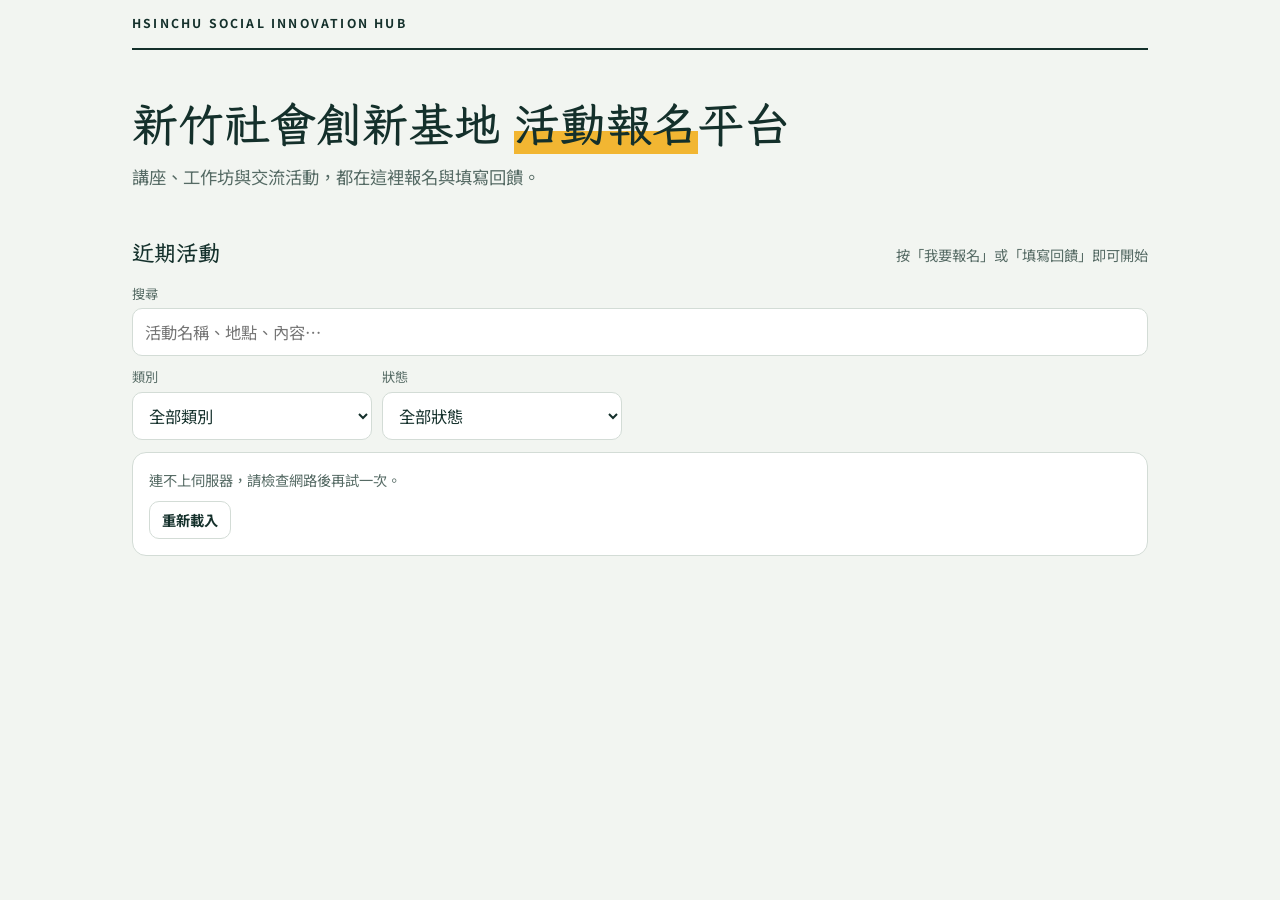
<file: index.html>
<!DOCTYPE html>
<html lang="zh-Hant">
<head>
<meta charset="utf-8">
<meta name="viewport" content="width=device-width, initial-scale=1">
<title>新竹社會創新基地活動報名平台｜竹北免費創業講座・工作坊</title>
<meta name="description" content="新竹社會創新基地（竹北同心樓3樓）活動報名平台：社會創新、永續 ESG、青年創業講座與工作坊，線上報名、取消與填寫回饋問卷。新竹縣政府教育局指導。">
<meta name="keywords" content="新竹社會創新基地,新竹社創基地,新竹青年創業基地,竹北,社會創新,青年創業,ESG,永續,講座,工作坊,活動報名">
<link rel="canonical" href="https://hsh1120201-dev.github.io/activity/">
<meta property="og:type" content="website">
<meta property="og:site_name" content="新竹社會創新基地">
<meta property="og:title" content="新竹社會創新基地活動報名平台">
<meta property="og:description" content="社會創新、永續 ESG、青年創業講座與工作坊，線上報名與填寫回饋。">
<meta property="og:url" content="https://hsh1120201-dev.github.io/activity/">
<meta property="og:locale" content="zh_TW">
<meta property="og:image" content="https://hsh1120201-dev.github.io/activity/og-image.png?v=2">
<meta property="og:image:width" content="1200">
<meta property="og:image:height" content="630">
<meta name="twitter:card" content="summary_large_image">
<script type="application/ld+json">{"@context":"https://schema.org","@type":"WebSite","name":"新竹社會創新基地","alternateName":["新竹社創基地","新竹社會創新基地活動報名平台"],"url":"https://hsh1120201-dev.github.io/activity/"}</script>
<script type="application/ld+json">{"@context":"https://schema.org","@type":"Organization","name":"新竹社會創新基地","alternateName":["新竹社創基地","Hsinchu Social Innovation Hub"],"url":"https://hsh1120201-dev.github.io/activity/","address":{"@type":"PostalAddress","streetAddress":"中山路220號3樓（同心樓）","addressLocality":"竹北市","addressRegion":"新竹縣","addressCountry":"TW"},"sameAs":["https://www.youtube.com/@hhsihub","https://line.me/R/ti/p/@991xengs"]}</script>
<link rel="preconnect" href="https://fonts.googleapis.com">
<link rel="preconnect" href="https://fonts.gstatic.com" crossorigin>
<link href="https://fonts.googleapis.com/css2?family=LXGW+WenKai+TC:wght@400;700&family=Noto+Sans+TC:wght@400;500;700&display=swap" rel="stylesheet">
<link rel="icon" type="image/svg+xml" href="logo-mark.svg">
<link rel="stylesheet" href="style.css?v=20261124c">
</head>
<body>
<div class="wrap">
  <header class="top">
    <div class="brand">HSINCHU SOCIAL INNOVATION HUB</div>
  </header>

  <main>
    <div class="hero">
      <h1 class="hero-title"><span>新竹社會創新基地</span><span><em>活動報名</em>平台</span></h1>
      <p>講座、工作坊與交流活動，都在這裡報名與填寫回饋。</p>
    </div>

    <section aria-labelledby="h-list">
      <div class="sec-head"><h2 id="h-list">近期活動</h2><small>按「我要報名」或「填寫回饋」即可開始</small></div>
      <div class="filters">
        <label for="f-q" style="flex:1 1 100%">搜尋<input type="text" id="f-q" inputmode="search" enterkeyhint="search" placeholder="活動名稱、地點、內容…" autocomplete="off"></label>
        <label for="f-sem">類別<select id="f-sem"><option value="">全部類別</option></select></label>
        <label for="f-status">狀態<select id="f-status">
          <option value="">全部狀態</option><option value="open">報名中</option><option value="feedback">回饋中</option><option value="closed">已結束</option>
        </select></label>
      </div>
      <div id="list" class="list"><div class="panel"><p class="note">載入中…</p></div></div>
    </section>
    <!-- 單一活動頁：網址加上 ?id=活動編號 時顯示 -->
    <section id="single" class="single" hidden aria-live="polite"><div class="panel"><p class="note">載入中…</p></div></section>
  </main>
</div>

<dialog id="dlg" aria-labelledby="dlg-title"><div class="dlg" id="dlg-body"></div></dialog>
<div id="toast" role="status" aria-live="polite"></div>

<script src="config.js"></script>
<script src="common.js"></script>
<script>
(function () {
  "use strict";
  var $ = U.$, esc = U.esc;
  var S = { acts: [], counts: {}, loaded: false, error: "", sid: "", busy: false, view: "", flash: "" };
  /* 每個活動都有自己的網頁：index.html?id=活動編號（可加 &v=reg 或 &v=fb 直接開報名表或問卷） */
  var QS = new URLSearchParams(location.search);
  S.single = (QS.get("id") || "").replace(/[^A-Za-z0-9]/g, "");
  if (S.single) {
    document.body.classList.add("is-single");
    document.querySelector(".hero").hidden = true;
    document.querySelector('section[aria-labelledby="h-list"]').hidden = true;
    $("single").hidden = false;
  }
  function pageHead(t) {
    return '<a class="back" href="./">← 所有活動</a><h2 id="dlg-title" class="single-title">' + esc(t) + "</h2>";
  }
  function show(h) {
    if (!S.single) { U.showDlg(h); return; }
    $("single").innerHTML = '<div class="panel dlg">' + (S.flash ? '<div class="ok">' + esc(S.flash) + "</div>" : "") + h + "</div>";
    S.flash = "";
  }
  function renderSingle() {
    if (!S.single) return;
    if (!U.configured()) { $("single").innerHTML = U.SETUP_NOTE; return; }
    if (S.error) { $("single").innerHTML = '<div class="panel"><p class="note">' + esc(S.error) + '</p><p style="margin:10px 0 0"><button class="btn ghost sm" type="button" data-reload>重新載入</button></p></div>'; return; }
    if (!S.loaded) return;
    if (!actById(S.single)) { $("single").innerHTML = '<div class="panel dlg">' + pageHead("找不到這個活動") + '<p class="note">這個活動可能已經刪除，或網址有誤。</p></div>'; document.title = "找不到活動｜新竹社會創新基地"; return; }
    openAct(S.single, S.view || QS.get("v") || "");
  }
  try { S.sid = localStorage.getItem("must-sid") || ""; } catch (e) {}

  function actById(id) { for (var i = 0; i < S.acts.length; i++) if (S.acts[i].id === id) return S.acts[i]; return null; }
  function isFull(a) { return a.capacity > 0 && (S.counts[a.id] || 0) >= a.capacity; }

  function actRow(a) {
    var d = U.dparts(a.date);
    var meta = [a.semester, a.time, a.location].filter(Boolean).map(esc).join(" · ");
    var chip = a.status === "open" && isFull(a) ? "額滿" : "";
    return '<div class="act act-card">' +
      '<span class="date"><b>' + esc(d.md) + "</b><i>" + esc(d.wd) + "</i></span>" +
      '<span class="body"><span class="t">' + esc(a.title || "未命名活動") + "</span>" +
      (meta ? '<span class="m">' + meta + "</span>" : "") +
      '<span class="tags"><span class="pill ' + esc(a.status) + '">' + esc(U.STATUS[a.status] || "") + "</span>" +
      actBtns(a) +
      (chip ? '<span class="chip">' + chip + "</span>" : "") +
      '<span class="cnt">' + esc(U.capText(a, S.counts)) + "</span></span></span>" +
      (a.image ? '<span class="thumb"><img src="' + esc(a.image) + '" alt="" loading="lazy" onerror="this.parentNode.remove()"></span>' : "") + "</div>";
  }

  /* 報名、回饋兩顆獨立按鈕：一直顯示，沒開放的那顆反灰不能按 */
  function actBtns(a, view) {
    var regOn = a.status === "open", fbOn = a.status === "feedback";
    function b(kind, on, label, offLabel) {
      return '<button class="btn sm' + (view && view !== kind ? " ghost" : "") + '" type="button" data-view="' + kind + '" data-id="' + esc(a.id) + '"' +
        (on ? "" : " disabled") + (view ? ' aria-pressed="' + (view === kind) + '"' : "") + ">" + (on ? label : offLabel) + "</button>";
    }
    var tag = view === undefined ? "span" : "div";
    return "<" + tag + ' class="act-btns' + (view === undefined ? " inline" : "") + '" role="group" aria-label="報名或填寫回饋">' +
      b("reg", regOn, "我要報名", a.status === "closed" || fbOn ? "報名已截止" : "尚未開放報名") +
      b("fb", fbOn, "填寫回饋", a.status === "closed" ? "回饋已關閉" : "回饋尚未開放") + "</" + tag + ">";
  }

  function hit(a, ws) {
    if (!ws.length) return true;
    var d = U.dparts(a.date), all = [a.title, a.description, a.location, a.time, a.semester, a.date, d.md, d.full].join(" ").toLowerCase();
    return ws.every(function (w) { return all.indexOf(w) >= 0; });
  }
  function render() {
    var sel = $("f-sem"), cur = sel.value, sems = {};
    S.acts.forEach(function (a) { if (a.semester) sems[a.semester] = 1; });
    var keys = Object.keys(sems).sort().reverse();
    sel.innerHTML = '<option value="">全部類別</option>' + keys.map(function (k) { return '<option value="' + esc(k) + '">' + esc(k) + "</option>"; }).join("");
    if (keys.indexOf(cur) >= 0) sel.value = cur;
    var fs = sel.value, ft = $("f-status").value, list = $("list");
    var ws = $("f-q").value.trim().toLowerCase().split(/\s+/).filter(Boolean); // 多個關鍵字用空白隔開，要全部符合

    if (!U.configured()) list.innerHTML = U.SETUP_NOTE;
    else if (S.error) list.innerHTML = '<div class="panel"><p class="note">' + esc(S.error) + '</p><p style="margin:10px 0 0"><button class="btn ghost sm" type="button" data-reload>重新載入</button></p></div>';
    else if (!S.loaded) list.innerHTML = '<div class="panel"><p class="note">載入中…</p></div>';
    else {
      var rows = U.sortActs(S.acts).filter(function (a) { return (!fs || a.semester === fs) && (!ft || a.status === ft) && hit(a, ws); });
      list.innerHTML = rows.length ? rows.map(actRow).join("") :
        '<div class="panel"><p class="note">' + (S.acts.length ? (ws.length ? "找不到符合「" + esc($("f-q").value.trim()) + "」的活動，換個關鍵字試試。" : "沒有符合條件的活動，試試其他類別或狀態。") : "目前還沒有活動。") + "</p></div>";
    }
  }

  function load() {
    if (!U.configured()) { render(); renderSingle(); return Promise.resolve(); }
    return U.api("list").then(function (j) { S.acts = j.activities || []; S.counts = j.counts || {}; S.loaded = true; S.error = ""; render(); renderSingle(); },
      function (e) { if (!S.loaded) S.error = e.message; render(); renderSingle(); });
  }
  function remember(sid) { S.sid = sid; try { localStorage.setItem("must-sid", sid); } catch (e) {} }

  /* 報名與回饋是兩個獨立按鈕：view 為 "reg"（報名）或 "fb"（回饋），沒指定時依活動狀態決定先顯示哪一個；again 為 true 時，填過的裝置也直接顯示問卷 */
  function openAct(id, view, again) {
    var a = actById(id); if (!a) { U.closeDlg(); return; }
    if (S.single) document.title = (a.title || "未命名活動") + "｜新竹社會創新基地活動報名平台";
    if (view !== "reg" && view !== "fb") view = a.status === "feedback" ? "fb" : a.status === "open" ? "reg" : "";
    var d = U.dparts(a.date);
    S.view = view;
    var h = (S.single ? pageHead(a.title || "未命名活動") : U.head(a.title || "未命名活動")) +
      (a.image ? '<a class="poster" href="' + esc(a.image) + '" target="_blank" rel="noopener"><img src="' + esc(a.image) + '" alt="' + esc(a.title || "活動圖片") + '" onerror="this.parentNode.remove()"></a>' : "") +
      '<div class="tags"><span class="pill ' + esc(a.status) + '">' + esc(U.STATUS[a.status] || "") + '</span><span class="cnt">' + esc(U.capText(a, S.counts)) + "</span></div>" +
      '<dl class="meta"><dt>日期</dt><dd>' + esc(d.full) + "</dd>" +
      (a.time ? "<dt>時間</dt><dd>" + esc(a.time) + "</dd>" : "") +
      (a.location ? "<dt>地點</dt><dd>" + esc(a.location) + "</dd>" : "") +
      (a.semester ? "<dt>類別</dt><dd>" + esc(a.semester) + "</dd>" : "") + "</dl>" +
      (a.description ? '<p class="desc">' + esc(a.description) + "</p>" : "") +
      actBtns(a, view) + (S.single ? "" : '<p class="note page-link"><a href="?id=' + encodeURIComponent(a.id) + '">開啟這個活動的專屬網頁</a></p>') + "<hr>";

    if (view === "reg") h += regSection(a);
    else if (view === "fb") h += fbSection(a, again);
    else h += '<p class="note">這個活動已結束。</p>';
    show(h);
  }

  function regSection(a) {
    var id = a.id;
    var cancelBox = '<details><summary>已經報名，想取消？</summary><form id="cancel-form" data-id="' + esc(id) + '" style="margin-top:12px">' +
      '<div class="grid2">' + U.fld("c-sid", "報名時填寫的電話號碼", S.sid, true, "tel", ' maxlength="20" autocomplete="tel"') + U.fld("c-name", "報名時填寫的姓名", "", true, "text", ' maxlength="40"') + "</div>" +
      '<button class="btn danger" type="submit">取消報名</button></form></details>';
    if (a.status !== "open") return '<p class="note">這個活動目前沒有開放報名。</p>';
    var h = "";
    if (isFull(a)) h += '<div class="warn">這個活動已額滿。有人取消時，名額會重新開放。</div>';
    else h += '<form id="reg-form" class="survey" data-id="' + esc(id) + '" novalidate>' +
      U.fld("r-name", "您的姓名：", "", true, "text", ' maxlength="40" autocomplete="name"') +
      U.fld("r-sid", "您的電話號碼（僅做為聯繫用途）：", S.sid, true, "tel", ' maxlength="20" autocomplete="tel"') +
      U.fld("r-contact", "您的 Gmail（僅做為聯繫用途）：", "", true, "email", ' maxlength="80" autocomplete="email" placeholder="example@gmail.com"') +
      '<fieldset class="mrow" data-row="r-gender"><legend class="f"><span>性別： <i>*</i></span></legend><div class="choices">' + ["男性", "女性", "其他"].map(function (o) { return opt("r-gender", o); }).join("") + "</div></fieldset>" +
      '<fieldset class="mrow" data-row="r-age"><legend class="f"><span>您的年齡區間： <i>*</i></span></legend><div class="choices free">' + ["18歲以下", "19-25歲", "26-35歲", "36-45歲", "46-55歲", "56歲以上"].map(function (o) { return opt("r-age", o); }).join("") + "</div></fieldset>" +
      '<div class="f"><span>你要報名的課程：</span><div class="fixed">' + esc(a.title || "未命名活動") + "</div></div>" +
      '<label class="f" for="r-note"><span>有什麼想對我們說：</span><textarea id="r-note" maxlength="500"></textarea></label>' +
      '<button class="btn" type="submit">送出報名</button>' +
      '<p class="note">電話與 Gmail 僅做為聯繫用途。</p></form>';
    return h + "<hr>" + cancelBox;
  }

  function fbSection(a, again) {
    /* 這台裝置填過時先顯示感謝，但仍可再填一份（現場共用平板、或換人填寫時用） */
    if (a.status === "feedback") return fbDone(a.id) && !again ? '<div class="ok">這台裝置已經填過這個活動的回饋問卷，謝謝您！</div>' +
      '<button class="btn ghost" type="button" data-again="' + esc(a.id) + '">再填一份問卷</button>' : surveyForm(a.id);
    if (a.status === "open") return '<p class="note">回饋問卷會在活動結束後開放填寫，到時再回來這裡填寫即可。</p>';
    return '<p class="note">這個活動的回饋問卷已關閉。</p>';
  }

  function fbDone(id) { try { return localStorage.getItem("hub-fb-" + id) === "1"; } catch (e) { return false; } }
  function opt(name, v, type) {
    return '<label class="opt"><input type="' + (type || "radio") + '" name="' + esc(name) + '" value="' + esc(v) + '"><span>' + esc(v) + "</span></label>";
  }
  function surveyForm(id) {
    var n = 0, sv = U.surveyOf(actById(id));
    var h = '<form id="fb-form" class="survey" data-id="' + esc(id) + '" novalidate>' +
      '<h4 style="margin:0;font-size:1.125rem">' + esc(sv.title) + "</h4>" +
      (sv.intro ? '<div class="sv-intro"><p style="white-space:pre-line">' + esc(sv.intro) + "</p></div>" : "");
    sv.items.forEach(function (it) {
      if (it.type === "note") { h += '<div class="sv-note">' + esc(it.text) + "</div>"; return; }
      n++;
      h += '<fieldset class="sv-q" data-q="' + esc(it.id) + '"><legend class="sv-t"><b>' + n + "</b><span>" + esc(it.title) + (it.required ? " <i>*</i>" : "") + "</span></legend>";
      if (it.type === "single") h += '<div class="choices">' + it.options.map(function (o) { return opt(it.id, o); }).join("") + "</div>";
      else if (it.type === "multi") h += '<p class="note" style="margin:0">可複選，請選 ' + (it.minSel === it.maxSel ? it.minSel : it.minSel + "～" + it.maxSel) + " 項</p>" +
        '<div class="choices">' + it.options.map(function (o) { return opt(it.id, o, "checkbox"); }).join("") + "</div>";
      else if (it.type === "matrix") h += it.rows.map(function (r) {
        return '<fieldset class="mrow" data-row="' + esc(r.id) + '"><legend>' + esc(r.label) + '</legend><div class="choices" style="grid-template-columns:repeat(' + it.options.length + ',minmax(0,1fr))">' +
          it.options.map(function (o) { return opt(r.id, o); }).join("") + "</div></fieldset>";
      }).join("");
      else if (it.type === "text") h += '<textarea name="' + esc(it.id) + '" maxlength="1000" placeholder="請填入文字" aria-label="' + esc(it.title) + '"></textarea>';
      else if (it.type === "slider") h += '<div class="slider untouched"><input type="range" name="' + esc(it.id) + '" min="' + it.min + '" max="' + it.max + '" step="1" value="' + Math.round((it.min + it.max) / 2) + '" aria-label="' + esc(it.title) + '"><output>請拖曳選擇</output></div>' +
        '<div class="ends"><span>' + it.min + "</span><span>" + it.max + "</span></div>";
      h += "</fieldset>";
    });
    return h + '<button class="btn" type="submit">送出</button><p class="note">本問卷採不記名方式。</p></form>';
  }
  function collect(form) {
    var ans = {}, miss = null, sv = U.surveyOf(actById(form.dataset.id));
    form.querySelectorAll(".miss").forEach(function (el) { el.classList.remove("miss"); });
    U.surveyFields(sv).forEach(function (f) {
      var v = "", why = "";
      if (f.type === "scale" || f.type === "single") { var c = form.querySelector('input[name="' + f.key + '"]:checked'); v = c ? c.value : ""; }
      else if (f.type === "multi") {
        v = [].map.call(form.querySelectorAll('input[name="' + f.key + '"]:checked'), function (x) { return x.value; });
        if (v.length && (v.length < f.minSel || v.length > f.maxSel)) why = "請選擇 " + (f.minSel === f.maxSel ? f.minSel : f.minSel + "～" + f.maxSel) + " 個選項";
      }
      else if (f.type === "text") v = form.querySelector('[name="' + f.key + '"]').value.trim();
      else if (f.type === "slider") { var r = form.querySelector('[name="' + f.key + '"]'); v = r.closest(".slider").classList.contains("untouched") ? "" : r.value; }
      ans[f.key] = v;
      if (!why && f.required && (v === "" || (Array.isArray(v) && !v.length))) why = "請填寫";
      if (why) {
        var el = form.querySelector('[data-row="' + f.key + '"]') || form.querySelector('[data-q="' + f.key + '"]');
        if (el) { el.classList.add("miss"); var q = el.closest(".sv-q"); if (q) q.classList.add("miss"); }
        if (!miss) miss = { f: f, el: el, why: why };
      }
    });
    if (miss) {
      var label = "「" + (miss.f.group ? miss.f.group + "－" : "") + miss.f.head + "」";
      U.toast(miss.why === "請填寫" ? "請填寫" + label : label + miss.why);
      if (miss.el) miss.el.scrollIntoView({ block: "center", behavior: "smooth" });
      return null;
    }
    return ans;
  }

  function run(form, action, data, okMsg, after) {
    if (S.busy) return;
    S.busy = true;
    var btn = form.querySelector('button[type="submit"]'), label = btn.textContent;
    btn.disabled = true; btn.textContent = "處理中…";
    U.api(action, data).then(function (j) {
      U.toast(typeof okMsg === "function" ? okMsg(j) : okMsg);
      if (after) after();
      if (S.single) S.flash = typeof okMsg === "function" ? okMsg(j) : okMsg;
      return load().then(function () { if (!S.single) U.closeDlg(); else window.scrollTo({ top: 0, behavior: "smooth" }); });
    }, function (e) { U.toast(e.message); btn.disabled = false; btn.textContent = label; })
      .then(function () { S.busy = false; });
  }

  document.addEventListener("submit", function (e) {
    e.preventDefault();
    var f = e.target, id = f.dataset.id;
    if (f.id === "reg-form") {
      var sid = $("r-sid").value.trim(), g = f.querySelector('input[name="r-gender"]:checked'), ag = f.querySelector('input[name="r-age"]:checked');
      var mail = $("r-contact").value.trim(), nm = $("r-name").value.trim();
      f.querySelectorAll(".miss").forEach(function (el) { el.classList.remove("miss"); });
      var bad = !nm ? ["r-name", "請填寫您的姓名"] : !sid ? ["r-sid", "請填寫您的電話號碼"] :
        !/^[^\s@]+@[^\s@]+\.[^\s@]+$/.test(mail) ? ["r-contact", "請填寫正確的 Gmail"] :
        !g ? ["r-gender", "請選擇性別"] : !ag ? ["r-age", "請選擇年齡區間"] : null;
      if (bad) {
        U.toast(bad[1]);
        var el = $(bad[0]) || f.querySelector('[data-row="' + bad[0] + '"]');
        if (el) { if (el.dataset.row) el.classList.add("miss"); el.scrollIntoView({ block: "center", behavior: "smooth" }); if (el.focus && !el.dataset.row) el.focus(); }
        return;
      }
      run(f, "register", { activityId: id, studentId: sid, name: nm, contact: mail, gender: g.value, age: ag.value,
        note: $("r-note").value.trim() }, "報名成功！", function () { remember(sid); });
    } else if (f.id === "cancel-form") {
      run(f, "cancel", { activityId: id, studentId: $("c-sid").value.trim(), name: $("c-name").value.trim() }, "已取消報名。");
    } else if (f.id === "fb-form") {
      var ans = collect(f);
      if (!ans) return;
      run(f, "feedback", { activityId: id, answers: ans }, "已送出，感謝您的回饋！", function () {
        try { localStorage.setItem("hub-fb-" + id, "1"); } catch (x) {}
      });
    }
  });
  document.addEventListener("click", function (e) {
    var t = e.target.closest("[data-act],[data-view],[data-again],[data-close],[data-reload]");
    if (!t) { if (e.target === $("dlg")) U.closeDlg(); return; }
    if (t.dataset.act !== undefined) openAct(t.dataset.act);
    else if (t.dataset.view !== undefined) openAct(t.dataset.id, t.dataset.view);
    else if (t.dataset.again !== undefined) openAct(t.dataset.again, "fb", true);
    else if (t.dataset.close !== undefined) U.closeDlg();
    else { S.error = ""; render(); renderSingle(); load(); }
  });
  document.addEventListener("change", function (e) {
    if (e.target.id === "f-sem" || e.target.id === "f-status") render();
  });
  document.addEventListener("input", function (e) {
    if (e.target.id === "f-q") render();
    var q = e.target.closest && e.target.closest(".miss");
    if (q && (e.target.type === "radio" || e.target.type === "checkbox")) { var row = e.target.closest(".mrow"); if (row) row.classList.remove("miss"); var sq = e.target.closest(".sv-q"); if (sq && !sq.querySelector(".mrow.miss")) sq.classList.remove("miss"); }
  });
  document.addEventListener("input", function (e) {
    if (e.target.type !== "range") return;
    var box = e.target.closest(".slider");
    box.classList.remove("untouched");
    box.querySelector("output").textContent = e.target.value + " 分";
    var sq = e.target.closest(".sv-q"); if (sq) sq.classList.remove("miss");
  });
  /* 直連：網址加上 #fb-活動編號 直接打開回饋問卷，#reg-活動編號 直接打開報名表，可做成 QR Code 放在現場 */
  function openFromHash() {
    var m = /^#(fb|reg)-([A-Za-z0-9]+)$/.exec(location.hash || "");
    if (m && actById(m[2])) { if (S.single && m[2] !== S.single) { location.href = "?id=" + m[2] + "&v=" + m[1]; return; } openAct(m[2], m[1]); }
  }
  window.addEventListener("hashchange", openFromHash);

  render();
  load().then(openFromHash);
})();
</script>
</body>
</html>
</file>
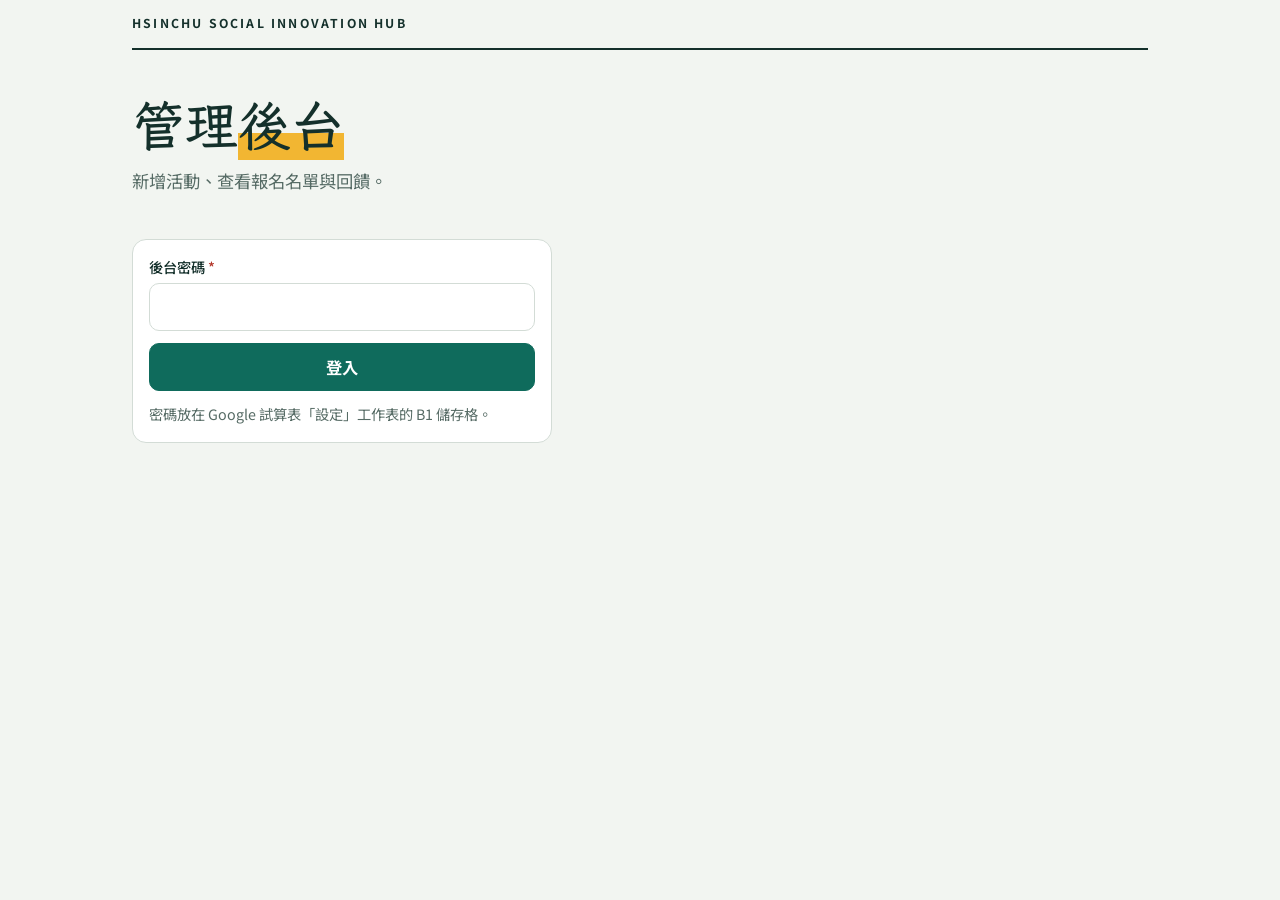
<file: admin (1).html>
<!DOCTYPE html>
<html lang="zh-Hant">
<head>
<meta charset="utf-8">
<meta name="viewport" content="width=device-width, initial-scale=1">
<meta name="robots" content="noindex">
<title>管理後台｜新竹社會創新基地活動報名平台</title>
<link rel="preconnect" href="https://fonts.googleapis.com">
<link rel="preconnect" href="https://fonts.gstatic.com" crossorigin>
<link href="https://fonts.googleapis.com/css2?family=LXGW+WenKai+TC:wght@400;700&family=Noto+Sans+TC:wght@400;500;700&display=swap" rel="stylesheet">
<link rel="stylesheet" href="style.css">
</head>
<body>
<div class="wrap">
  <header class="top">
    <div class="brand">HSINCHU SOCIAL INNOVATION HUB</div>
  </header>
  <main>
    <div class="hero">
      <h1>管理<em>後台</em></h1>
      <p>新增活動、查看報名名單與回饋。</p>
    </div>
    <section id="body"></section>
  </main>
</div>

<dialog id="dlg" aria-labelledby="dlg-title"><div class="dlg" id="dlg-body"></div></dialog>
<div id="toast" role="status" aria-live="polite"></div>

<script src="config.js"></script>
<script src="common.js"></script>
<script>
(function () {
  "use strict";
  var $ = U.$, esc = U.esc;
  var S = { token: "", acts: [], regs: [], fbs: [], counts: {}, loaded: false, tab: "acts", pick: "", busy: false };
  try { S.token = sessionStorage.getItem("must-admin") || ""; } catch (e) {}

  function actById(id) { for (var i = 0; i < S.acts.length; i++) if (S.acts[i].id === id) return S.acts[i]; return null; }
  function regsFor(id) { return S.regs.filter(function (r) { return r.activityId === id; }).sort(function (a, b) { return (a.createdAt || "") < (b.createdAt || "") ? -1 : 1; }); }
  function fbFor(id) { return S.fbs.filter(function (f) { return f.activityId === id; }); }
  function fbLink(id) { return new URL("./", location.href).href + "#fb-" + id; }
  function avg(list) { return list.length ? list.reduce(function (a, b) { return a + b; }, 0) / list.length : null; }
  function bar(p) { return '<span class="bar"><i style="width:' + Math.round(p * 100) + '%"></i></span>'; }

  function fbReport(id) {
    var fs = fbFor(id), act = actById(id), fields = U.surveyFields();
    var h = '<div class="panel sv-block" style="margin-bottom:14px"><h4>回饋問卷連結</h4>' +
      '<p class="note">' + (act.status === "feedback" ? "目前開放填寫。可把連結貼到 LINE 群組，或做成 QR Code 放在課程現場。" : "活動狀態改為「回饋中」後，這個連結才能填寫。") + "</p>" +
      '<div class="linkbox"><code>' + esc(fbLink(id)) + '</code><button class="btn ghost sm" type="button" data-copylink>複製連結</button></div></div>';
    if (!fs.length) return h + '<div class="panel"><p class="note">這個活動還沒有收到回饋。</p></div>';

    var allScores = [];
    fs.forEach(function (f) { fields.forEach(function (x) { if (x.type === "scale") { var s = U.scoreOf(f[x.key]); if (s) allScores.push(s); } }); });
    var again = fs.map(function (f) { return f.again === "" || f.again == null ? null : +f.again; }).filter(function (v) { return v != null && !isNaN(v); });
    h += '<div class="panel stat"><div><b>' + fs.length + '</b> 份<br><span class="cnt">回饋（報名 ' + regsFor(id).length + " 人）</span></div>" +
      "<div><b>" + (allScores.length ? avg(allScores).toFixed(2) : "—") + '</b> / 5<br><span class="cnt">整體平均滿意度</span></div>' +
      "<div><b>" + (again.length ? Math.round(avg(again)) : "—") + '</b> / 100<br><span class="cnt">再次參加意願平均</span></div>' +
      '<div style="margin-left:auto"><button class="btn ghost sm" type="button" data-fbcsv>下載回饋 CSV</button></div></div>';

    var n = 0;
    U.SURVEY.items.forEach(function (it) {
      if (it.type === "note") return;
      n++;
      h += '<div class="panel sv-block" style="margin-top:12px"><h4>' + n + ". " + esc(it.title.replace(/[：:]$/, "")) + "</h4>";
      if (it.type === "single") {
        h += '<div class="bars">' + it.options.map(function (o) {
          var c = fs.filter(function (f) { return f[it.key] === o; }).length;
          return "<span>" + esc(o) + "</span>" + bar(c / fs.length) + "<span>" + c + "</span>";
        }).join("") + "</div>";
      } else if (it.type === "matrix") {
        h += '<div class="scroll"><table class="mtable"><thead><tr><th>項目</th><th class="num">平均</th>' + U.SCALE.map(function (o) { return '<th class="num">' + o + "</th>"; }).join("") + "</tr></thead><tbody>" +
          it.rows.map(function (r) {
            var sc = fs.map(function (f) { return U.scoreOf(f[r.key]); }).filter(Boolean);
            return "<tr><td>" + esc(r.label) + '</td><td class="num"><strong>' + (sc.length ? avg(sc).toFixed(2) : "—") + "</strong></td>" +
              U.SCALE.map(function (o) { return '<td class="num">' + fs.filter(function (f) { return f[r.key] === o; }).length + "</td>"; }).join("") + "</tr>";
          }).join("") + "</tbody></table></div><p class=\"note\">平均分數：非常滿意 5 分，非常不滿意 1 分。</p>";
      } else if (it.type === "slider") {
        h += again.length ? '<p style="margin:0">平均 <strong>' + Math.round(avg(again)) + "</strong> 分，最低 " + Math.min.apply(null, again) + " 分，最高 " + Math.max.apply(null, again) + " 分</p>" : '<p class="note">沒有資料</p>';
      } else if (it.type === "text") {
        var ts = fs.filter(function (f) { return (f[it.key] || "").trim(); });
        h += ts.length ? '<div class="list">' + ts.map(function (f) { return '<div class="fbitem"><span class="cnt">' + esc(U.ftime(f.createdAt)) + "</span><p>" + esc(f[it.key]) + "</p></div>"; }).join("") + "</div>" : '<p class="note">沒有人填寫</p>';
      }
      h += "</div>";
    });
    return h;
  }

  function logout(msg) {
    S.token = ""; S.loaded = false;
    try { sessionStorage.removeItem("must-admin"); } catch (e) {}
    render(); if (msg) U.toast(msg);
  }
  function call(action, data) {
    return U.api(action, Object.assign({ token: S.token }, data || {})).catch(function (e) {
      if (e.code === "auth") logout(e.message);
      throw e;
    });
  }
  function load() {
    return call("adminData").then(function (j) {
      S.acts = j.activities || []; S.regs = j.registrations || []; S.fbs = j.feedback || [];
      S.counts = {}; S.regs.forEach(function (r) { S.counts[r.activityId] = (S.counts[r.activityId] || 0) + 1; });
      S.loaded = true; render();
    });
  }
  function act(fn, okMsg) {
    if (S.busy) return;
    S.busy = true;
    fn().then(function () { U.toast(okMsg); U.closeDlg(); return load(); })
      .catch(function (e) { if (e.code !== "auth") U.toast(e.message); })
      .then(function () { S.busy = false; });
  }

  function picker() {
    var acts = U.sortActs(S.acts);
    if (!actById(S.pick)) S.pick = acts.length ? acts[0].id : "";
    return '<label class="f" for="a-pick" style="margin-bottom:12px"><span>活動</span><select id="a-pick">' +
      acts.map(function (a) { return '<option value="' + esc(a.id) + '"' + (a.id === S.pick ? " selected" : "") + ">" + esc(U.dparts(a.date).md + "　" + (a.title || "未命名活動")) + "</option>"; }).join("") + "</select></label>";
  }

  function render() {
    var el = $("body");
    if (!U.configured()) { el.innerHTML = U.SETUP_NOTE; return; }
    if (!S.token) {
      el.innerHTML = '<form id="login-form" class="panel login">' + U.fld("pw", "後台密碼", "", true, "password", ' autocomplete="current-password"') +
        '<button class="btn" type="submit">登入</button><p class="note">密碼放在 Google 試算表「設定」工作表的 B1 儲存格。</p></form>';
      return;
    }
    if (!S.loaded) { el.innerHTML = '<div class="panel"><p class="note">載入中…</p></div>'; return; }
    var tabs = [["acts", "活動管理"], ["regs", "報名名單"], ["fb", "回饋管理"]];
    var h = '<div class="tabs" role="tablist">' + tabs.map(function (t) { return '<button type="button" role="tab" aria-selected="' + (S.tab === t[0]) + '" data-tab="' + t[0] + '">' + t[1] + "</button>"; }).join("") +
      '<button type="button" data-logout style="margin-left:auto">登出</button></div>';

    if (S.tab === "acts") {
      var acts = U.sortActs(S.acts);
      h += '<div class="row" style="margin-bottom:12px"><button class="btn" type="button" data-new>新增活動</button><span class="cnt">共 ' + S.acts.length + ' 個活動</span></div><div class="list">';
      h += acts.length ? acts.map(function (a) {
        return '<div class="arow"><div class="info"><strong>' + esc(a.title || "未命名活動") + "</strong>" +
          '<span class="tags"><span class="pill ' + esc(a.status) + '">' + esc(U.STATUS[a.status] || "") + '</span><span class="cnt">' + esc(U.dparts(a.date).full) + " · " + esc(U.capText(a, S.counts)) + "</span></span></div>" +
          '<div class="row"><button class="btn ghost sm" type="button" data-edit="' + esc(a.id) + '">編輯</button><button class="btn danger sm" type="button" data-del="' + esc(a.id) + '">刪除</button></div></div>';
      }).join("") : '<div class="panel"><p class="note">還沒有活動。按「新增活動」建立第一個。</p></div>';
      h += "</div>";
    } else if (!S.acts.length) {
      h += '<div class="panel"><p class="note">還沒有活動。先到「活動管理」新增。</p></div>';
    } else if (S.tab === "regs") {
      h += picker();
      var id = S.pick, rs = regsFor(id);
      h += '<div class="row" style="margin-bottom:12px"><span class="cnt">' + esc(U.capText(actById(id), S.counts)) + "</span>" +
        (rs.length ? '<button class="btn ghost sm" type="button" data-csv>下載 CSV</button><button class="btn ghost sm" type="button" data-copy>複製名單</button>' : "") + "</div>";
      h += rs.length ? '<div class="scroll"><table><thead><tr><th>#</th><th>姓名</th><th>電話號碼</th><th>Gmail</th><th>性別</th><th>年齡區間</th><th>有什麼想對我們說</th><th>報名時間</th><th></th></tr></thead><tbody>' +
        rs.map(function (r, i) {
          return "<tr><td>" + (i + 1) + "</td><td>" + esc(r.name) + "</td><td>" + esc(r.studentId) + "</td><td>" + esc(r.contact) + "</td><td>" + esc(r.gender) + "</td><td>" + esc(r.age) + '</td><td class="wrapc">' + esc(r.note) + "</td><td>" + esc(U.ftime(r.createdAt)) + "</td>" +
            '<td><button class="btn danger sm" type="button" data-rm="' + esc(r.id) + '">移除</button></td></tr>';
        }).join("") + "</tbody></table></div>" : '<div class="panel"><p class="note">這個活動還沒有人報名。</p></div>';
    } else {
      h += picker();
      h += fbReport(S.pick);
    }
    el.innerHTML = h;
  }

  function openEdit(id) {
    var a = (id && actById(id)) || { status: "open", capacity: 0 };
    U.showDlg(U.head(id ? "編輯活動" : "新增活動") + '<form id="act-form" data-id="' + esc(id || "") + '">' +
      U.fld("e-title", "活動名稱", a.title, true, "text", ' maxlength="80"') +
      '<div class="grid2">' + U.fld("e-sem", "類別（例：講座、工作坊）", a.semester, false, "text", ' maxlength="12"') + U.fld("e-date", "日期", a.date, true, "date") + "</div>" +
      '<div class="grid2">' + U.fld("e-time", "時間（例：14:00–16:00）", a.time, false, "text", ' maxlength="30"') + U.fld("e-loc", "地點", a.location, false, "text", ' maxlength="60"') + "</div>" +
      '<div class="grid2">' + U.fld("e-cap", "名額上限（0 為不限）", a.capacity || 0, false, "number", ' min="0" step="1"') +
      '<label class="f" for="e-status"><span>狀態</span><select id="e-status">' + Object.keys(U.STATUS).map(function (k) { return '<option value="' + k + '"' + (a.status === k ? " selected" : "") + ">" + U.STATUS[k] + "</option>"; }).join("") + "</select></label></div>" +
      '<label class="f" for="e-desc"><span>活動說明</span><textarea id="e-desc" maxlength="2000">' + esc(a.description) + "</textarea></label>" +
      '<div class="row"><button class="btn" type="submit">儲存活動</button><button class="btn ghost" type="button" data-close>取消</button></div></form>');
  }

  function rowsOf(id) {
    var rows = [["報名的課程", "姓名", "電話號碼", "Gmail", "性別", "年齡區間", "有什麼想對我們說", "報名時間"]];
    regsFor(id).forEach(function (r) { rows.push([r.activityTitle, r.name, r.studentId, r.contact, r.gender, r.age, r.note, U.ftime(r.createdAt)]); });
    return rows;
  }
  function fbRowsOf(id) {
    var fields = U.surveyFields();
    var rows = [["填寫時間"].concat(fields.map(function (f) { return f.group ? f.group + "－" + f.head : f.head; }))];
    fbFor(id).forEach(function (f) { rows.push([U.ftime(f.createdAt)].concat(fields.map(function (x) { return f[x.key]; }))); });
    return rows;
  }
  function download(rows, name) {
    var csv = "\uFEFF" + rows.map(function (r) { return r.map(csvCell).join(","); }).join("\r\n");
    var url = URL.createObjectURL(new Blob([csv], { type: "text/csv;charset=utf-8" }));
    var link = document.createElement("a");
    link.href = url; link.download = name.replace(/[\\/:*?"<>|]/g, "") + ".csv";
    document.body.appendChild(link); link.click(); link.remove();
    setTimeout(function () { URL.revokeObjectURL(url); }, 2000);
  }
  function csvCell(v) {
    v = String(v == null ? "" : v);
    if (/^[=+\-@]/.test(v)) v = "'" + v; // 避免試算表把內容當成公式執行
    return '"' + v.replace(/"/g, '""') + '"';
  }

  document.addEventListener("submit", function (e) {
    e.preventDefault();
    var f = e.target;
    if (f.id === "login-form") {
      if (S.busy) return; S.busy = true;
      U.api("login", { password: $("pw").value }).then(function (j) {
        S.token = j.token;
        try { sessionStorage.setItem("must-admin", S.token); } catch (x) {}
        render(); return load();
      }).catch(function (x) { U.toast(x.message); }).then(function () { S.busy = false; });
    } else if (f.id === "act-form") {
      var a = { id: f.dataset.id, title: $("e-title").value.trim(), semester: $("e-sem").value.trim(), date: $("e-date").value, time: $("e-time").value.trim(),
        location: $("e-loc").value.trim(), capacity: parseInt($("e-cap").value, 10) || 0, status: $("e-status").value, description: $("e-desc").value.trim() };
      if (!a.title || !a.date) { U.toast("請填寫活動名稱與日期。"); return; }
      act(function () { return call("saveActivity", { activity: a }); }, "活動已儲存。");
    }
  });
  document.addEventListener("click", function (e) {
    var t = e.target.closest("[data-close],[data-tab],[data-logout],[data-new],[data-edit],[data-del],[data-rm],[data-csv],[data-copy],[data-fbcsv],[data-copylink]");
    if (!t) { if (e.target === $("dlg")) U.closeDlg(); return; }
    var d = t.dataset;
    if (d.close !== undefined) U.closeDlg();
    else if (d.tab !== undefined) { S.tab = d.tab; render(); }
    else if (d.logout !== undefined) logout("已登出。");
    else if (d.new !== undefined) openEdit("");
    else if (d.edit !== undefined) openEdit(d.edit);
    else if (d.del !== undefined) {
      if (d.sure !== "1") { d.sure = "1"; t.textContent = "連同報名一起刪除？"; return; }
      act(function () { return call("deleteActivity", { id: d.del }); }, "活動已刪除。");
    } else if (d.rm !== undefined) {
      if (d.sure !== "1") { d.sure = "1"; t.textContent = "確定移除？"; return; }
      act(function () { return call("removeRegistration", { id: d.rm }); }, "已移除這筆報名。");
    } else if (d.csv !== undefined) {
      var a = actById(S.pick);
      download(rowsOf(S.pick), "報名名單-" + ((a && a.title) || "活動"));
    } else if (d.fbcsv !== undefined) {
      var a2 = actById(S.pick);
      download(fbRowsOf(S.pick), "課程滿意度-" + ((a2 && a2.title) || "活動"));
    } else if (d.copylink !== undefined) {
      navigator.clipboard.writeText(fbLink(S.pick)).then(function () { U.toast("連結已複製。"); }, function () { U.toast("無法自動複製，請直接選取連結文字複製。"); });
    } else if (d.copy !== undefined) {
      var text = rowsOf(S.pick).map(function (r) { return r.map(function (v) { return String(v == null ? "" : v).replace(/[\t\r\n]+/g, " "); }).join("\t"); }).join("\n");
      navigator.clipboard.writeText(text).then(function () { U.toast("名單已複製，可直接貼到試算表。"); }, function () { U.toast("無法複製，請改用下載 CSV。"); });
    }
  });
  document.addEventListener("change", function (e) { if (e.target.id === "a-pick") { S.pick = e.target.value; render(); } });

  render();
  if (S.token && U.configured()) load().catch(function (e) { if (e.code !== "auth") { $("body").innerHTML = '<div class="panel"><p class="note">' + esc(e.message) + "</p></div>"; } });
})();
</script>
</body>
</html>
</file>
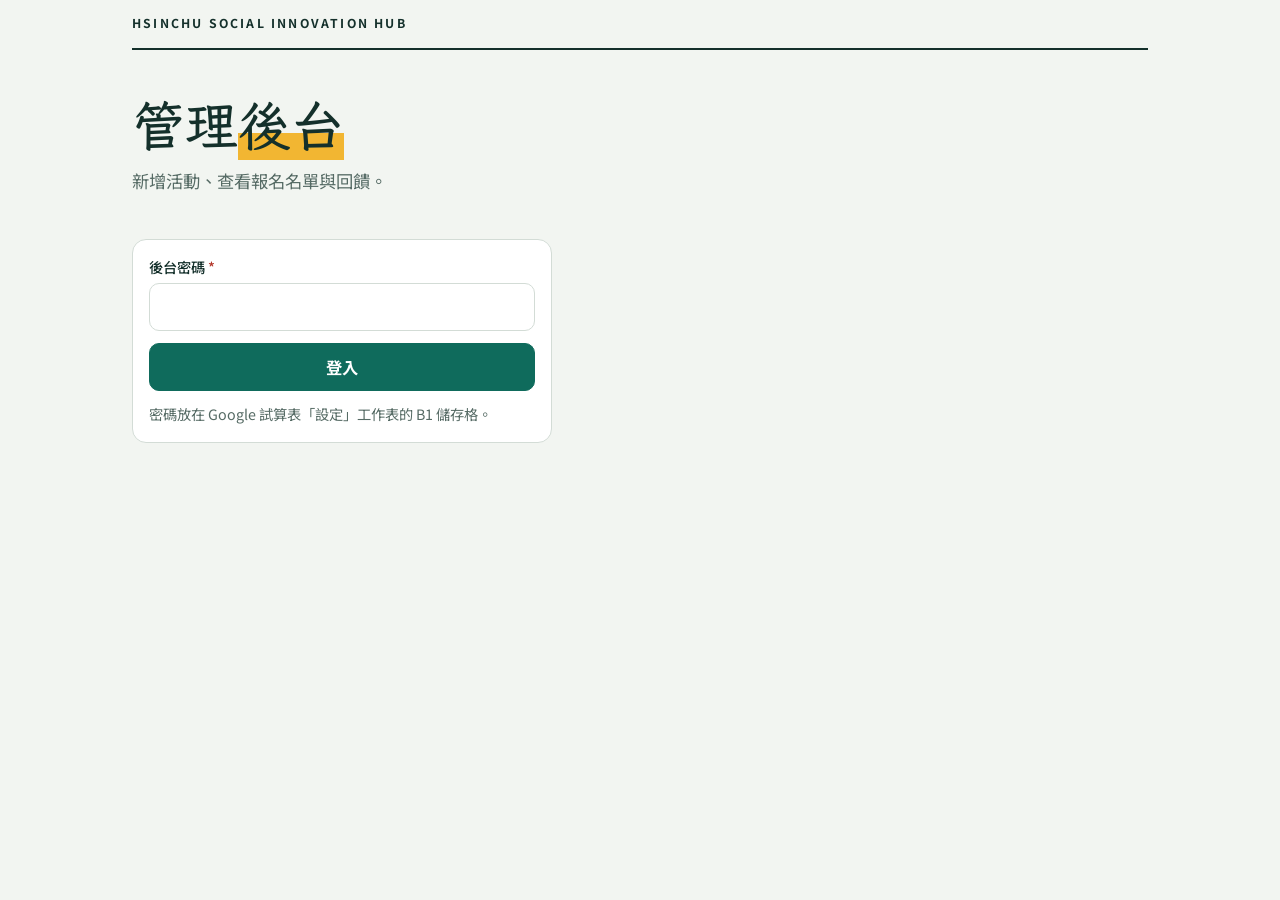
<file: admin (2).html>
<!DOCTYPE html>
<html lang="zh-Hant">
<head>
<meta charset="utf-8">
<meta name="viewport" content="width=device-width, initial-scale=1">
<meta name="robots" content="noindex">
<title>管理後台｜新竹社會創新基地活動報名平台</title>
<link rel="preconnect" href="https://fonts.googleapis.com">
<link rel="preconnect" href="https://fonts.gstatic.com" crossorigin>
<link href="https://fonts.googleapis.com/css2?family=LXGW+WenKai+TC:wght@400;700&family=Noto+Sans+TC:wght@400;500;700&display=swap" rel="stylesheet">
<link rel="stylesheet" href="style.css">
</head>
<body>
<div class="wrap">
  <header class="top">
    <div class="brand">HSINCHU SOCIAL INNOVATION HUB</div>
  </header>
  <main>
    <div class="hero">
      <h1>管理<em>後台</em></h1>
      <p>新增活動、查看報名名單與回饋。</p>
    </div>
    <section id="body"></section>
  </main>
</div>

<dialog id="dlg" aria-labelledby="dlg-title"><div class="dlg" id="dlg-body"></div></dialog>
<div id="toast" role="status" aria-live="polite"></div>

<script src="config.js"></script>
<script src="common.js"></script>
<script>
(function () {
  "use strict";
  var $ = U.$, esc = U.esc;
  var S = { token: "", acts: [], regs: [], fbs: [], counts: {}, loaded: false, tab: "acts", pick: "", busy: false };
  try { S.token = sessionStorage.getItem("must-admin") || ""; } catch (e) {}

  function actById(id) { for (var i = 0; i < S.acts.length; i++) if (S.acts[i].id === id) return S.acts[i]; return null; }
  function regsFor(id) { return S.regs.filter(function (r) { return r.activityId === id; }).sort(function (a, b) { return (a.createdAt || "") < (b.createdAt || "") ? -1 : 1; }); }
  function fbFor(id) { return S.fbs.filter(function (f) { return f.activityId === id; }); }
  function fbLink(id) { return new URL("./", location.href).href + "#fb-" + id; }
  function avg(list) { return list.length ? list.reduce(function (a, b) { return a + b; }, 0) / list.length : null; }
  function bar(p) { return '<span class="bar"><i style="width:' + Math.round(p * 100) + '%"></i></span>'; }

  function fbReport(id) {
    var fs = fbFor(id), act = actById(id), fields = U.surveyFields();
    var h = '<div class="panel sv-block" style="margin-bottom:14px"><h4>回饋問卷連結</h4>' +
      '<p class="note">' + (act.status === "feedback" ? "目前開放填寫。可把連結貼到 LINE 群組，或做成 QR Code 放在課程現場。" : "活動狀態改為「回饋中」後，這個連結才能填寫。") + "</p>" +
      '<div class="linkbox"><code>' + esc(fbLink(id)) + '</code><button class="btn ghost sm" type="button" data-copylink>複製連結</button></div></div>';
    if (!fs.length) return h + '<div class="panel"><p class="note">這個活動還沒有收到回饋。</p></div>';

    var allScores = [];
    fs.forEach(function (f) { fields.forEach(function (x) { if (x.type === "scale") { var s = U.scoreOf(f[x.key]); if (s) allScores.push(s); } }); });
    var again = fs.map(function (f) { return f.again === "" || f.again == null ? null : +f.again; }).filter(function (v) { return v != null && !isNaN(v); });
    h += '<div class="panel stat"><div><b>' + fs.length + '</b> 份<br><span class="cnt">回饋（報名 ' + regsFor(id).length + " 人）</span></div>" +
      "<div><b>" + (allScores.length ? avg(allScores).toFixed(2) : "—") + '</b> / 5<br><span class="cnt">整體平均滿意度</span></div>' +
      "<div><b>" + (again.length ? Math.round(avg(again)) : "—") + '</b> / 100<br><span class="cnt">再次參加意願平均</span></div>' +
      '<div style="margin-left:auto"><button class="btn ghost sm" type="button" data-fbcsv>下載回饋 CSV</button></div></div>';

    var n = 0;
    U.SURVEY.items.forEach(function (it) {
      if (it.type === "note") return;
      n++;
      h += '<div class="panel sv-block" style="margin-top:12px"><h4>' + n + ". " + esc(it.title.replace(/[：:]$/, "")) + "</h4>";
      if (it.type === "single") {
        h += '<div class="bars">' + it.options.map(function (o) {
          var c = fs.filter(function (f) { return f[it.key] === o; }).length;
          return "<span>" + esc(o) + "</span>" + bar(c / fs.length) + "<span>" + c + "</span>";
        }).join("") + "</div>";
      } else if (it.type === "matrix") {
        h += '<div class="scroll"><table class="mtable"><thead><tr><th>項目</th><th class="num">平均</th>' + U.SCALE.map(function (o) { return '<th class="num">' + o + "</th>"; }).join("") + "</tr></thead><tbody>" +
          it.rows.map(function (r) {
            var sc = fs.map(function (f) { return U.scoreOf(f[r.key]); }).filter(Boolean);
            return "<tr><td>" + esc(r.label) + '</td><td class="num"><strong>' + (sc.length ? avg(sc).toFixed(2) : "—") + "</strong></td>" +
              U.SCALE.map(function (o) { return '<td class="num">' + fs.filter(function (f) { return f[r.key] === o; }).length + "</td>"; }).join("") + "</tr>";
          }).join("") + "</tbody></table></div><p class=\"note\">平均分數：非常滿意 5 分，非常不滿意 1 分。</p>";
      } else if (it.type === "slider") {
        h += again.length ? '<p style="margin:0">平均 <strong>' + Math.round(avg(again)) + "</strong> 分，最低 " + Math.min.apply(null, again) + " 分，最高 " + Math.max.apply(null, again) + " 分</p>" : '<p class="note">沒有資料</p>';
      } else if (it.type === "text") {
        var ts = fs.filter(function (f) { return (f[it.key] || "").trim(); });
        h += ts.length ? '<div class="list">' + ts.map(function (f) { return '<div class="fbitem"><span class="cnt">' + esc(U.ftime(f.createdAt)) + "</span><p>" + esc(f[it.key]) + "</p></div>"; }).join("") + "</div>" : '<p class="note">沒有人填寫</p>';
      }
      h += "</div>";
    });
    return h;
  }

  function logout(msg) {
    S.token = ""; S.loaded = false;
    try { sessionStorage.removeItem("must-admin"); } catch (e) {}
    render(); if (msg) U.toast(msg);
  }
  function call(action, data) {
    return U.api(action, Object.assign({ token: S.token }, data || {})).catch(function (e) {
      if (e.code === "auth") logout(e.message);
      throw e;
    });
  }
  function load() {
    return call("adminData").then(function (j) {
      S.acts = j.activities || []; S.regs = j.registrations || []; S.fbs = j.feedback || [];
      S.counts = {}; S.regs.forEach(function (r) { S.counts[r.activityId] = (S.counts[r.activityId] || 0) + 1; });
      S.loaded = true; render();
    });
  }
  function act(fn, okMsg) {
    if (S.busy) return;
    S.busy = true;
    fn().then(function () { U.toast(okMsg); U.closeDlg(); return load(); })
      .catch(function (e) { if (e.code !== "auth") U.toast(e.message); })
      .then(function () { S.busy = false; });
  }

  function picker() {
    var acts = U.sortActs(S.acts);
    if (!actById(S.pick)) S.pick = acts.length ? acts[0].id : "";
    return '<label class="f" for="a-pick" style="margin-bottom:12px"><span>活動</span><select id="a-pick">' +
      acts.map(function (a) { return '<option value="' + esc(a.id) + '"' + (a.id === S.pick ? " selected" : "") + ">" + esc(U.dparts(a.date).md + "　" + (a.title || "未命名活動")) + "</option>"; }).join("") + "</select></label>";
  }

  function render() {
    var el = $("body");
    if (!U.configured()) { el.innerHTML = U.SETUP_NOTE; return; }
    if (!S.token) {
      el.innerHTML = '<form id="login-form" class="panel login">' + U.fld("pw", "後台密碼", "", true, "password", ' autocomplete="current-password"') +
        '<button class="btn" type="submit">登入</button><p class="note">密碼放在 Google 試算表「設定」工作表的 B1 儲存格。</p></form>';
      return;
    }
    if (!S.loaded) { el.innerHTML = '<div class="panel"><p class="note">載入中…</p></div>'; return; }
    var tabs = [["acts", "活動管理"], ["regs", "報名名單"], ["fb", "回饋管理"]];
    var h = '<div class="tabs" role="tablist">' + tabs.map(function (t) { return '<button type="button" role="tab" aria-selected="' + (S.tab === t[0]) + '" data-tab="' + t[0] + '">' + t[1] + "</button>"; }).join("") +
      '<button type="button" data-logout style="margin-left:auto">登出</button></div>';

    if (S.tab === "acts") {
      var acts = U.sortActs(S.acts);
      h += '<div class="row" style="margin-bottom:12px"><button class="btn" type="button" data-new>新增活動</button><span class="cnt">共 ' + S.acts.length + ' 個活動</span></div><div class="list">';
      h += acts.length ? acts.map(function (a) {
        return '<div class="arow">' + (a.image ? '<img class="athumb" src="' + esc(a.image) + '" alt="" loading="lazy">' : '<span class="athumb empty">無圖片</span>') + '<div class="info"><strong>' + esc(a.title || "未命名活動") + "</strong>" +
          '<span class="tags"><span class="pill ' + esc(a.status) + '">' + esc(U.STATUS[a.status] || "") + '</span><span class="cnt">' + esc(U.dparts(a.date).full) + " · " + esc(U.capText(a, S.counts)) + "</span></span></div>" +
          '<div class="row"><button class="btn ghost sm" type="button" data-edit="' + esc(a.id) + '">編輯</button><button class="btn danger sm" type="button" data-del="' + esc(a.id) + '">刪除</button></div></div>';
      }).join("") : '<div class="panel"><p class="note">還沒有活動。按「新增活動」建立第一個。</p></div>';
      h += "</div>";
    } else if (!S.acts.length) {
      h += '<div class="panel"><p class="note">還沒有活動。先到「活動管理」新增。</p></div>';
    } else if (S.tab === "regs") {
      h += picker();
      var id = S.pick, rs = regsFor(id);
      h += '<div class="row" style="margin-bottom:12px"><span class="cnt">' + esc(U.capText(actById(id), S.counts)) + "</span>" +
        (rs.length ? '<button class="btn ghost sm" type="button" data-csv>下載 CSV</button><button class="btn ghost sm" type="button" data-copy>複製名單</button>' : "") + "</div>";
      h += rs.length ? '<div class="scroll"><table><thead><tr><th>#</th><th>姓名</th><th>電話號碼</th><th>Gmail</th><th>性別</th><th>年齡區間</th><th>有什麼想對我們說</th><th>報名時間</th><th></th></tr></thead><tbody>' +
        rs.map(function (r, i) {
          return "<tr><td>" + (i + 1) + "</td><td>" + esc(r.name) + "</td><td>" + esc(r.studentId) + "</td><td>" + esc(r.contact) + "</td><td>" + esc(r.gender) + "</td><td>" + esc(r.age) + '</td><td class="wrapc">' + esc(r.note) + "</td><td>" + esc(U.ftime(r.createdAt)) + "</td>" +
            '<td><button class="btn danger sm" type="button" data-rm="' + esc(r.id) + '">移除</button></td></tr>';
        }).join("") + "</tbody></table></div>" : '<div class="panel"><p class="note">這個活動還沒有人報名。</p></div>';
    } else {
      h += picker();
      h += fbReport(S.pick);
    }
    el.innerHTML = h;
  }

  function openEdit(id) {
    var a = (id && actById(id)) || { status: "open", capacity: 0 };
    U.showDlg(U.head(id ? "編輯活動" : "新增活動") + '<form id="act-form" data-id="' + esc(id || "") + '">' +
      U.fld("e-title", "活動名稱", a.title, true, "text", ' maxlength="80"') +
      '<div class="grid2">' + U.fld("e-sem", "類別（例：講座、工作坊）", a.semester, false, "text", ' maxlength="12"') + U.fld("e-date", "日期", a.date, true, "date") + "</div>" +
      '<div class="grid2">' + U.fld("e-time", "時間（例：14:00–16:00）", a.time, false, "text", ' maxlength="30"') + U.fld("e-loc", "地點", a.location, false, "text", ' maxlength="60"') + "</div>" +
      '<div class="grid2">' + U.fld("e-cap", "名額上限（0 為不限）", a.capacity || 0, false, "number", ' min="0" step="1"') +
      '<label class="f" for="e-status"><span>狀態</span><select id="e-status">' + Object.keys(U.STATUS).map(function (k) { return '<option value="' + k + '"' + (a.status === k ? " selected" : "") + ">" + U.STATUS[k] + "</option>"; }).join("") + "</select></label></div>" +
      '<label class="f" for="e-desc"><span>活動說明</span><textarea id="e-desc" maxlength="2000">' + esc(a.description) + "</textarea></label>" +
      '<div class="f"><span>活動圖片（海報或宣傳圖，會顯示在前台）</span><div class="imgpick">' +
      '<div id="e-preview" class="imgprev">' + (a.image ? '<img src="' + esc(a.image) + '" alt="目前的活動圖片">' : '<span class="note">尚未上傳圖片</span>') + "</div>" +
      '<input type="hidden" id="e-image" value="' + esc(a.image || "") + '">' +
      '<div class="row"><label class="btn ghost sm" for="e-file">選擇圖片</label><input type="file" id="e-file" accept="image/jpeg,image/png,image/webp" hidden>' +
      '<button class="btn ghost sm" type="button" data-noimg' + (a.image ? "" : " hidden") + '>移除圖片</button><span id="e-imgmsg" class="cnt"></span></div></div></div>' +
      '<div class="row"><button class="btn" type="submit">儲存活動</button><button class="btn ghost" type="button" data-close>取消</button></div></form>');
  }

  function rowsOf(id) {
    var rows = [["報名的課程", "姓名", "電話號碼", "Gmail", "性別", "年齡區間", "有什麼想對我們說", "報名時間"]];
    regsFor(id).forEach(function (r) { rows.push([r.activityTitle, r.name, r.studentId, r.contact, r.gender, r.age, r.note, U.ftime(r.createdAt)]); });
    return rows;
  }
  function fbRowsOf(id) {
    var fields = U.surveyFields();
    var rows = [["填寫時間"].concat(fields.map(function (f) { return f.group ? f.group + "－" + f.head : f.head; }))];
    fbFor(id).forEach(function (f) { rows.push([U.ftime(f.createdAt)].concat(fields.map(function (x) { return f[x.key]; }))); });
    return rows;
  }
  function download(rows, name) {
    var csv = "\uFEFF" + rows.map(function (r) { return r.map(csvCell).join(","); }).join("\r\n");
    var url = URL.createObjectURL(new Blob([csv], { type: "text/csv;charset=utf-8" }));
    var link = document.createElement("a");
    link.href = url; link.download = name.replace(/[\\/:*?"<>|]/g, "") + ".csv";
    document.body.appendChild(link); link.click(); link.remove();
    setTimeout(function () { URL.revokeObjectURL(url); }, 2000);
  }
  function csvCell(v) {
    v = String(v == null ? "" : v);
    if (/^[=+\-@]/.test(v)) v = "'" + v; // 避免試算表把內容當成公式執行
    return '"' + v.replace(/"/g, '""') + '"';
  }

  document.addEventListener("submit", function (e) {
    e.preventDefault();
    var f = e.target;
    if (f.id === "login-form") {
      if (S.busy) return; S.busy = true;
      U.api("login", { password: $("pw").value }).then(function (j) {
        S.token = j.token;
        try { sessionStorage.setItem("must-admin", S.token); } catch (x) {}
        render(); return load();
      }).catch(function (x) { U.toast(x.message); }).then(function () { S.busy = false; });
    } else if (f.id === "act-form") {
      var a = { id: f.dataset.id, title: $("e-title").value.trim(), semester: $("e-sem").value.trim(), date: $("e-date").value, time: $("e-time").value.trim(),
        location: $("e-loc").value.trim(), capacity: parseInt($("e-cap").value, 10) || 0, status: $("e-status").value, description: $("e-desc").value.trim(), image: $("e-image").value };
      if (S.uploading) { U.toast("圖片還在上傳，請稍等一下再儲存。"); return; }
      if (!a.title || !a.date) { U.toast("請填寫活動名稱與日期。"); return; }
      act(function () { return call("saveActivity", { activity: a }); }, "活動已儲存。");
    }
  });
  document.addEventListener("click", function (e) {
    var t = e.target.closest("[data-close],[data-tab],[data-logout],[data-new],[data-edit],[data-del],[data-rm],[data-csv],[data-copy],[data-fbcsv],[data-copylink],[data-noimg]");
    if (!t) { if (e.target === $("dlg")) U.closeDlg(); return; }
    var d = t.dataset;
    if (d.close !== undefined) U.closeDlg();
    else if (d.tab !== undefined) { S.tab = d.tab; render(); }
    else if (d.logout !== undefined) logout("已登出。");
    else if (d.new !== undefined) openEdit("");
    else if (d.edit !== undefined) openEdit(d.edit);
    else if (d.del !== undefined) {
      if (d.sure !== "1") { d.sure = "1"; t.textContent = "連同報名一起刪除？"; return; }
      act(function () { return call("deleteActivity", { id: d.del }); }, "活動已刪除。");
    } else if (d.rm !== undefined) {
      if (d.sure !== "1") { d.sure = "1"; t.textContent = "確定移除？"; return; }
      act(function () { return call("removeRegistration", { id: d.rm }); }, "已移除這筆報名。");
    } else if (d.csv !== undefined) {
      var a = actById(S.pick);
      download(rowsOf(S.pick), "報名名單-" + ((a && a.title) || "活動"));
    } else if (d.fbcsv !== undefined) {
      var a2 = actById(S.pick);
      download(fbRowsOf(S.pick), "課程滿意度-" + ((a2 && a2.title) || "活動"));
    } else if (d.noimg !== undefined) {
      $("e-image").value = ""; $("e-preview").innerHTML = '<span class="note">尚未上傳圖片</span>'; t.hidden = true;
    } else if (d.copylink !== undefined) {
      navigator.clipboard.writeText(fbLink(S.pick)).then(function () { U.toast("連結已複製。"); }, function () { U.toast("無法自動複製，請直接選取連結文字複製。"); });
    } else if (d.copy !== undefined) {
      var text = rowsOf(S.pick).map(function (r) { return r.map(function (v) { return String(v == null ? "" : v).replace(/[\t\r\n]+/g, " "); }).join("\t"); }).join("\n");
      navigator.clipboard.writeText(text).then(function () { U.toast("名單已複製，可直接貼到試算表。"); }, function () { U.toast("無法複製，請改用下載 CSV。"); });
    }
  });
  document.addEventListener("change", function (e) {
    if (e.target.id === "a-pick") { S.pick = e.target.value; render(); }
    else if (e.target.id === "e-file" && e.target.files[0]) uploadImage(e.target.files[0], e.target);
  });

  /* 上傳前先縮小到長邊 1600px 的 JPG，載入比較快，也不會超過大小限制 */
  function shrink(file) {
    return new Promise(function (ok, bad) {
      var url = URL.createObjectURL(file), img = new Image();
      img.onload = function () {
        var max = 1600, w = img.naturalWidth, h = img.naturalHeight, k = Math.min(1, max / Math.max(w, h));
        var c = document.createElement("canvas"); c.width = Math.round(w * k); c.height = Math.round(h * k);
        var g = c.getContext("2d"); g.fillStyle = "#fff"; g.fillRect(0, 0, c.width, c.height); g.drawImage(img, 0, 0, c.width, c.height);
        URL.revokeObjectURL(url);
        ok(c.toDataURL("image/jpeg", 0.85));
      };
      img.onerror = function () { URL.revokeObjectURL(url); bad(new Error("這個檔案無法當成圖片讀取，請換一張 JPG 或 PNG。")); };
      img.src = url;
    });
  }
  function uploadImage(file, input) {
    var msg = $("e-imgmsg");
    if (!/^image\//.test(file.type)) { U.toast("請選擇圖片檔（JPG、PNG）。"); input.value = ""; return; }
    S.uploading = true; msg.textContent = "上傳中…";
    shrink(file).then(function (dataUrl) {
      $("e-preview").innerHTML = '<img src="' + dataUrl + '" alt="新選的活動圖片">';
      var title = ($("e-title") && $("e-title").value.trim()) || "活動圖片";
      return call("uploadImage", { type: "image/jpeg", name: title, data: dataUrl.split(",")[1] });
    }).then(function (j) {
      $("e-image").value = j.url; msg.textContent = "已上傳，記得按「儲存活動」";
      var rm = document.querySelector("[data-noimg]"); if (rm) rm.hidden = false;
    }).catch(function (e) {
      msg.textContent = ""; U.toast(e.message);
      var cur = $("e-image").value;
      $("e-preview").innerHTML = cur ? '<img src="' + esc(cur) + '" alt="目前的活動圖片">' : '<span class="note">尚未上傳圖片</span>';
    }).then(function () { S.uploading = false; input.value = ""; });
  }

  render();
  if (S.token && U.configured()) load().catch(function (e) { if (e.code !== "auth") { $("body").innerHTML = '<div class="panel"><p class="note">' + esc(e.message) + "</p></div>"; } });
})();
</script>
</body>
</html>
</file>
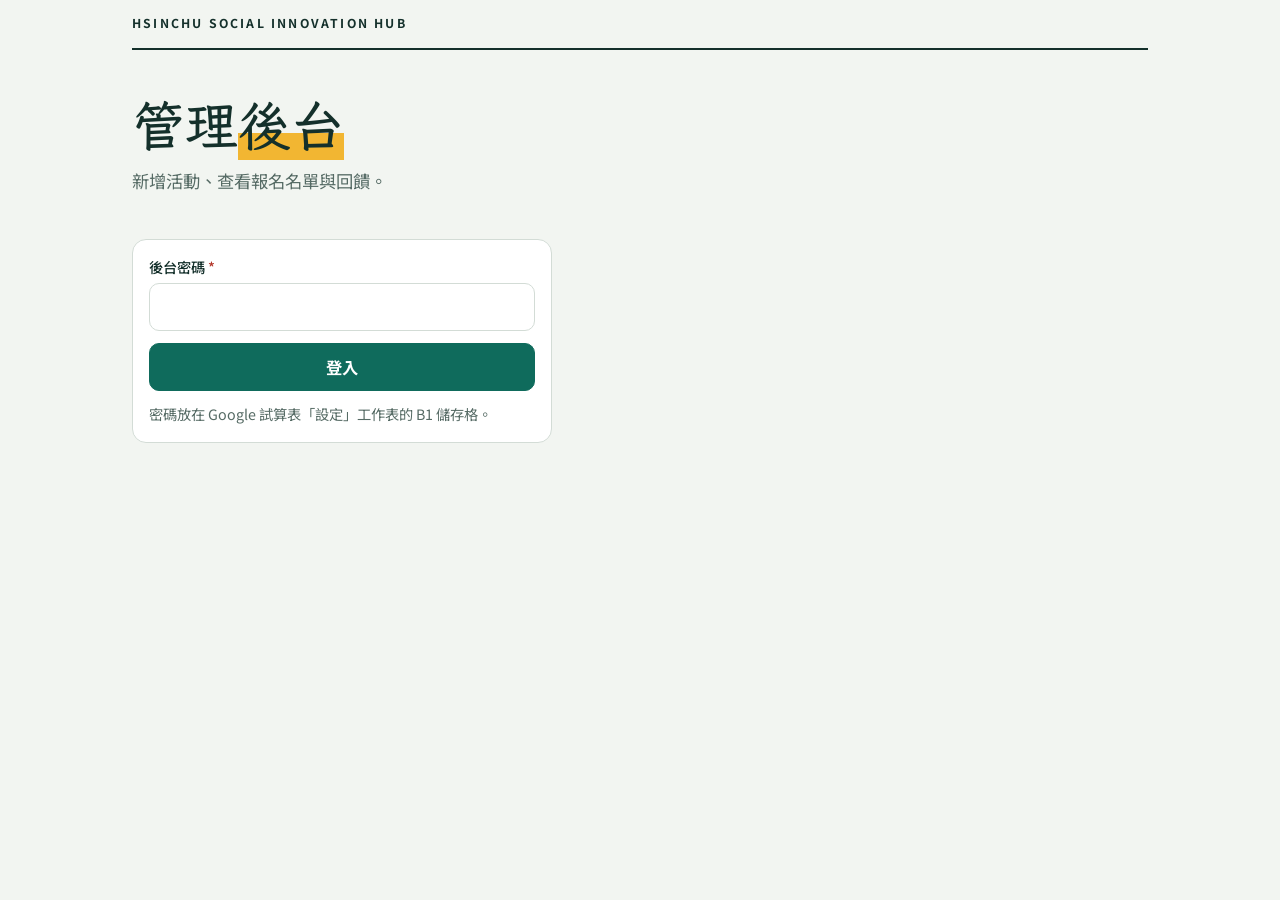
<file: admin.html>
<!DOCTYPE html>
<html lang="zh-Hant">
<head>
<meta charset="utf-8">
<meta name="viewport" content="width=device-width, initial-scale=1">
<meta name="robots" content="noindex">
<title>管理後台｜新竹社會創新基地活動報名平台</title>
<link rel="preconnect" href="https://fonts.googleapis.com">
<link rel="preconnect" href="https://fonts.gstatic.com" crossorigin>
<link href="https://fonts.googleapis.com/css2?family=LXGW+WenKai+TC:wght@400;700&family=Noto+Sans+TC:wght@400;500;700&display=swap" rel="stylesheet">
<link rel="icon" type="image/svg+xml" href="logo-mark.svg">
<link rel="stylesheet" href="style.css?v=20261124d">
</head>
<body>
<div class="wrap">
  <header class="top">
    <div class="brand">HSINCHU SOCIAL INNOVATION HUB</div>
  </header>
  <main>
    <div class="hero">
      <h1>管理<em>後台</em></h1>
      <p>新增活動、查看報名名單與回饋。</p>
    </div>
    <section id="body"></section>
  </main>
</div>

<dialog id="dlg" aria-labelledby="dlg-title"><div class="dlg" id="dlg-body"></div></dialog>
<div id="toast" role="status" aria-live="polite"></div>

<script src="config.js"></script>
<script src="common.js"></script>
<script>
(function () {
  "use strict";
  var $ = U.$, esc = U.esc;
  var S = { token: "", acts: [], regs: [], fbs: [], mails: [], templates: [], quota: null, sender: "", off: {}, counts: {}, loaded: false, tab: "acts", pick: "", busy: false };
  try { S.token = sessionStorage.getItem("must-admin") || ""; S.email = sessionStorage.getItem("must-admin-email") || ""; } catch (e) {}
  S.cfg = null; // 登入方式（Google 或密碼），向後端問一次

  /* ---------- Google 帳號登入 ---------- */
  function loadLoginCfg() {
    U.api("loginConfig").then(function (j) { S.cfg = { clientId: j.clientId || "", password: !!j.password }; })
      .catch(function () { S.cfg = { clientId: "", password: true }; }) // 舊版後端：沿用密碼登入
      .then(function () { if (!S.token) render(); });
  }
  function gsiReady(cb) {
    if (window.google && google.accounts && google.accounts.id) return cb();
    var old = document.getElementById("gsi-js");
    if (old) { old.addEventListener("load", cb); return; }
    var sc = document.createElement("script");
    sc.id = "gsi-js"; sc.src = "https://accounts.google.com/gsi/client"; sc.async = true;
    sc.onload = cb;
    sc.onerror = function () { var m = $("gsi-msg"); if (m) m.textContent = "Google 登入元件載入失敗，請檢查網路後重新整理。"; };
    document.head.appendChild(sc);
  }
  function showGoogleBtn() {
    gsiReady(function () {
      var box = $("gsi-btn");
      if (!box) return;
      google.accounts.id.initialize({ client_id: S.cfg.clientId, callback: onGoogleCredential, ux_mode: "popup", auto_select: false });
      google.accounts.id.renderButton(box, { theme: "outline", size: "large", text: "signin_with", shape: "pill", locale: "zh-TW", width: 280 });
    });
  }
  function onGoogleCredential(resp) {
    if (S.busy) return; S.busy = true;
    var m = $("gsi-msg"); if (m) m.textContent = "驗證中…";
    U.api("googleLogin", { credential: resp.credential }).then(function (j) {
      S.token = j.token; S.email = j.email || "";
      try { sessionStorage.setItem("must-admin", S.token); sessionStorage.setItem("must-admin-email", S.email); } catch (x) {}
      render(); return load();
    }).catch(function (x) { if (m) m.textContent = ""; U.toast(x.message); }).then(function () { S.busy = false; });
  }

  function actById(id) { for (var i = 0; i < S.acts.length; i++) if (S.acts[i].id === id) return S.acts[i]; return null; }
  function regsFor(id) { return S.regs.filter(function (r) { return r.activityId === id; }).sort(function (a, b) { return (a.createdAt || "") < (b.createdAt || "") ? -1 : 1; }); }
  function fbFor(id) { return S.fbs.filter(function (f) { return f.activityId === id; }); }
  function picked(id) { return regsFor(id).filter(function (r) { return !S.off[r.id]; }); }
  function mailCell(id, r) {
    var ms = S.mails.filter(function (m) { return m.activityId === id && m.to === r.contact && m.name === r.name; });
    if (!ms.length) return '<span class="cnt">—</span>';
    return ms.slice(-3).map(function (m) {
      var ok = m.status === "已寄出";
      return '<span class="cnt" title="' + esc(m.subject) + '">' + (ok ? "✓ " : "✗ ") + esc(m.kind) + " " + esc(U.ftime(m.sentAt).slice(5)) + (ok ? "" : "（失敗）") + "</span>";
    }).join("<br>");
  }
  var TAGS = ["姓名", "課程", "日期", "月日", "時間", "地點", "問卷連結", "活動圖片"];
  var WD = ["日", "一", "二", "三", "四", "五", "六"];
  function cDate(d, short) {
    var m = /^(\d{4})-(\d{2})-(\d{2})$/.exec(d || "");
    if (!m) return d || "";
    var md = +m[2] + "月" + +m[3] + "日（" + WD[new Date(+m[1], +m[2] - 1, +m[3]).getDay()] + "）";
    return short ? md : m[1] + "年" + md;
  }
  function fillMail(text, a, r) {
    var map = { "姓名": r.name, "課程": a.title, "日期": cDate(a.date), "月日": cDate(a.date, true), "時間": a.time, "地點": a.location, "問卷連結": fbLink(a.id),
      "活動圖片": a.image ? "![" + String(a.title || "活動圖片").replace(/[\[\]]/g, "") + "](" + a.image + ")" : "" };
    return String(text || "").replace(/\{(姓名|課程|日期|月日|時間|地點|問卷連結|活動圖片)\}/g, function (_, k) { return map[k] || ""; });
  }
  function tplOptions() {
    return '<option value="">（選擇範本，會取代下面的主旨和內容）</option>' + S.templates.map(function (t) { return '<option value="' + esc(t.id) + '">' + esc(t.name) + "</option>"; }).join("");
  }
  function openMail() {
    var a = actById(S.pick), to = picked(S.pick);
    if (!a || !to.length) return;
    var draft = S.draft && S.draft.act === a.id ? S.draft : { subject: "【{課程}】活動通知", body: "{姓名} 您好：\n\n\n\n新竹社會創新基地\n電話｜03-5593142 分機 3529" };
    U.showDlg(U.head("寄信給報名者") + '<form id="mail-form" class="survey">' +
      '<div class="f"><span>收件人（' + to.length + " 位）</span><div class=\"fixed\">" + to.map(function (r) { return esc(r.name); }).join("、") + "</div></div>" +
      '<div class="f"><span>信件範本</span><div class="row"><select id="m-tpl" style="flex:1 1 220px">' + tplOptions() + '</select>' +
      '<button class="btn danger sm" type="button" data-deltpl hidden>刪除這個範本</button></div></div>' +
      U.fld("m-subject", "主旨", draft.subject, true, "text", ' maxlength="200"') +
      '<label class="f" for="m-body"><span>內容 <i>*</i></span><textarea id="m-body" rows="14" maxlength="10000">' + esc(draft.body) + "</textarea></label>" +
      '<p class="note" style="margin:-6px 0 0">格式：<code>**粗體**</code>　<code>[顯示文字](網址)</code> 變成連結　<code>![說明](圖片網址)</code> 是圖片　網址會自動變連結　單獨一行 <code>-</code> 是分隔線　可以直接貼上表情符號 😊</p>' +
      '<div class="f"><span>插入代換文字（每個人會換成自己的資料）</span><div class="choices">' +
      TAGS.map(function (t) { return '<button class="btn ghost sm" type="button" data-tag="' + t + '">{' + t + "}</button>"; }).join("") + "</div>" +
      (actById(S.pick) && actById(S.pick).image ? "" : '<p class="note" style="margin:0">這堂課還沒有上傳海報，{活動圖片} 不會顯示任何東西。</p>') + "</div>" +
      '<div class="f"><span>插入圖片（放在游標的位置）</span><div class="row"><label class="btn ghost sm" for="m-file">從電腦選圖片</label>' +
      '<input type="file" id="m-file" accept="image/jpeg,image/png,image/webp" hidden><span id="m-imgmsg" class="cnt"></span></div></div>' +
      '<div class="f"><span>預覽（以「' + esc(to[0].name) + '」為例）</span><div class="mailprev"><b id="m-pv-s"></b><div id="m-pv-b" class="mailbody"></div></div></div>' +
      '<p class="note">寄件人：' + esc(S.sender || "新竹社會創新基地") + "（從部署 Apps Script 的 Gmail 帳號寄出）" + (S.quota != null ? "。今天還能寄 " + S.quota + " 封。" : "") + "</p>" +
      '<div class="row"><input type="text" id="m-tplname" maxlength="40" placeholder="範本名稱，例如：課前提醒" aria-label="範本名稱" style="flex:1 1 200px"><button class="btn ghost sm" type="button" data-savetpl>把目前內容存成範本</button></div>' +
      '<div class="row"><button class="btn" type="submit" id="m-send">寄出 ' + to.length + ' 封信</button><button class="btn ghost" type="button" data-close>取消</button></div></form>');
    mailPreview();
  }
  function mailPreview() {
    var a = actById(S.pick), r = picked(S.pick)[0];
    if (!a || !r || !$("m-pv-s")) return;
    $("m-pv-s").textContent = fillMail($("m-subject").value, a, r);
    $("m-pv-b").innerHTML = U.mailHtml(fillMail($("m-body").value, a, r));
    S.draft = { act: a.id, subject: $("m-subject").value, body: $("m-body").value };
  }
  function sendMail(f) {
    var to = picked(S.pick), btn = $("m-send");
    var subject = $("m-subject").value.trim(), body = $("m-body").value;
    if (!subject || !body.trim()) { U.toast("請填寫主旨和內容。"); return; }
    if (btn.dataset.sure !== "1") { btn.dataset.sure = "1"; btn.textContent = "確定寄給 " + to.length + " 人？再按一次"; return; }
    if (S.busy) return;
    S.busy = true; btn.disabled = true; btn.textContent = "寄送中，請不要關閉視窗…";
    call("sendMail", { activityId: S.pick, ids: to.map(function (r) { return r.id; }), subject: subject, body: body, surveyUrl: fbLink(S.pick) })
      .then(function (j) {
        S.draft = null; U.closeDlg();
        U.toast("已寄出 " + j.sent + " 封" + (j.failed && j.failed.length ? "，失敗 " + j.failed.length + " 封：" + j.failed.join("、") : "。"));
        return load();
      }, function (e) {
        if (e.code !== "auth") U.toast(e.message);
        btn.disabled = false; btn.dataset.sure = ""; btn.textContent = "寄出 " + to.length + " 封信";
      }).then(function () { S.busy = false; });
  }
  /* ---------- 回饋問卷編輯器 ---------- */
  var QT = { single: "單選題", multi: "複選題", matrix: "評分表（多個項目用同一組選項評分）", text: "文字填答", slider: "拉桿（數字範圍）", note: "說明文字（不是題目）" };
  var SCALE5 = ["非常滿意", "滿意", "普通", "不滿意", "非常不滿意"];
  function rid(p) { return p + Math.random().toString(36).slice(2, 8); }
  function newItem(type) {
    var it = { id: rid(type === "note" ? "n" : "q"), type: type, title: "", required: type !== "text" && type !== "note" };
    if (type === "single" || type === "multi") it.options = ["選項 1", "選項 2"];
    if (type === "multi") { it.minSel = 1; it.maxSel = 2; }
    if (type === "matrix") { it.options = SCALE5.slice(); it.rows = [{ id: rid("r"), label: "項目 1" }]; }
    if (type === "slider") { it.min = 0; it.max = 100; }
    if (type === "note") it.text = "";
    return it;
  }
  function lines(v) { return String(v || "").split("\n").map(function (x) { return x.trim(); }).filter(Boolean); }
  function openSurvey(id) {
    var a = actById(id); if (!a) return;
    S.ed = { act: id, sv: JSON.parse(JSON.stringify(U.surveyOf(a))) };
    renderSurvey();
  }
  /* 把畫面上的輸入值寫回 S.ed.sv（只在需要時呼叫，避免打字時重畫） */
  function edSync() {
    var form = $("sv-form"); if (!form || !S.ed) return;
    var sv = S.ed.sv;
    sv.title = $("sv-title").value.trim(); sv.intro = $("sv-intro").value;
    form.querySelectorAll("[data-i]").forEach(function (card) {
      var it = sv.items[+card.dataset.i]; if (!it) return;
      var get = function (k) { var el = card.querySelector('[data-qf="' + k + '"]'); return el ? (el.type === "checkbox" ? el.checked : el.value) : undefined; };
      if (it.type === "note") { it.text = get("text"); return; }
      it.title = get("title").trim(); it.required = get("required");
      if (it.type === "single" || it.type === "multi" || it.type === "matrix") it.options = lines(get("options"));
      if (it.type === "multi") { it.minSel = parseInt(get("minSel"), 10) || 1; it.maxSel = parseInt(get("maxSel"), 10) || it.options.length; }
      if (it.type === "matrix") it.rows = lines(get("rows")).map(function (label, k) { return { id: (it.rows[k] && it.rows[k].id) || rid("r"), label: label }; });
      if (it.type === "slider") { it.min = parseInt(get("min"), 10) || 0; it.max = parseInt(get("max"), 10); }
    });
  }
  function renderSurvey(focusIdx) {
    var a = actById(S.ed.act), sv = S.ed.sv, nfb = fbFor(S.ed.act).length, n = 0;
    var tf = function (k, label, val, extra) { return '<label class="f"><span>' + label + '</span><input type="text" data-qf="' + k + '" value="' + esc(val == null ? "" : val) + '"' + (extra || "") + "></label>"; };
    var ta = function (k, label, val, rows) { return '<label class="f"><span>' + label + '</span><textarea data-qf="' + k + '" rows="' + (rows || 4) + '">' + esc(val) + "</textarea></label>"; };
    var num = function (k, label, val) { return '<label class="f"><span>' + label + '</span><input type="number" data-qf="' + k + '" value="' + esc(val) + '"></label>'; };
    var h = U.head("回饋問卷：" + (a.title || "")) + '<form id="sv-form" class="survey" novalidate>' +
      (nfb ? '<div class="warn">這個活動已經收到 ' + nfb + " 份回饋。修改後舊的回答都會保留，但刪除或改過的題目，舊回答可能對不上。</div>" : "") +
      '<div class="f"><span>套用問卷範本（會取代下面全部題目）</span><div class="row"><select id="sv-tpl" style="flex:1 1 200px"><option value="">選擇範本…</option><option value="__default">預設：課程滿意度調查</option>' +
      S.surveyTpls.map(function (x) { return '<option value="' + esc(x.id) + '">' + esc(x.name) + "</option>"; }).join("") +
      '</select><button class="btn ghost sm" type="button" data-svapply>套用</button><button class="btn danger sm" type="button" data-svdeltpl>刪除範本</button></div></div>' +
      '<label class="f" for="sv-title"><span>問卷標題</span><input type="text" id="sv-title" maxlength="100" value="' + esc(sv.title) + '"></label>' +
      '<label class="f" for="sv-intro"><span>問卷說明（顯示在題目上方）</span><textarea id="sv-intro" rows="3" maxlength="2000">' + esc(sv.intro || "") + "</textarea></label>";
    sv.items.forEach(function (it, i) {
      var label = it.type === "note" ? "說明文字" : "第 " + (++n) + " 題";
      h += '<div class="qcard" data-i="' + i + '"><div class="qhead"><b>' + label + "</b><span class=\"cnt\">" + QT[it.type] + "</span>" +
        '<span class="qtools"><button class="btn ghost sm" type="button" data-qmove="-1" aria-label="上移"' + (i ? "" : " disabled") + ">↑</button>" +
        '<button class="btn ghost sm" type="button" data-qmove="1" aria-label="下移"' + (i < sv.items.length - 1 ? "" : " disabled") + ">↓</button>" +
        '<button class="btn danger sm" type="button" data-qdel>刪除</button></span></div>';
      if (it.type === "note") h += ta("text", "說明內容", it.text, 3);
      else {
        h += tf("title", "題目", it.title, ' maxlength="200"') +
          '<label class="chk"><input type="checkbox" data-qf="required"' + (it.required ? " checked" : "") + "> 必填</label>";
        if (it.type === "single" || it.type === "multi") h += ta("options", "選項（一行一個）", (it.options || []).join("\n"), Math.min(10, (it.options || []).length + 1));
        if (it.type === "multi") h += '<div class="grid2">' + num("minSel", "最少選幾項", it.minSel) + num("maxSel", "最多選幾項", it.maxSel) + "</div>";
        if (it.type === "matrix") h += ta("rows", "評分項目（一行一個）", (it.rows || []).map(function (r) { return r.label; }).join("\n"), Math.min(8, (it.rows || []).length + 1)) +
          ta("options", "評分選項（一行一個，第一個分數最高）", (it.options || []).join("\n"), Math.min(8, (it.options || []).length + 1));
        if (it.type === "slider") h += '<div class="grid2">' + num("min", "最小值", it.min) + num("max", "最大值", it.max) + "</div>";
      }
      h += "</div>";
    });
    h += '<div class="f"><span>新增題目</span><div class="row">' + Object.keys(QT).map(function (k) { return '<button class="btn ghost sm" type="button" data-qadd="' + k + '">＋ ' + QT[k].replace(/（.*）/, "") + "</button>"; }).join("") + "</div></div>" +
      '<div class="row"><input type="text" id="sv-tplname" maxlength="40" placeholder="範本名稱，例如：工作坊回饋" aria-label="範本名稱" style="flex:1 1 200px"><button class="btn ghost sm" type="button" data-svtpl>另存為問卷範本</button></div>' +
      '<div class="row"><button class="btn" type="button" data-svsave>儲存到這個活動</button><button class="btn ghost" type="button" data-close>取消</button>' +
      (a.customSurvey ? '<button class="btn danger sm" type="button" data-svreset style="margin-left:auto">恢復預設問卷</button>' : "") + "</div></form>";
    U.showDlg(h);
    if (focusIdx != null) { var c = document.querySelector('[data-i="' + focusIdx + '"]'); if (c) { c.scrollIntoView({ block: "center" }); var inp = c.querySelector("input,textarea"); if (inp) inp.focus(); } }
  }
  function svCall(p, okMsg, reopen) {
    if (S.busy) return;
    S.busy = true;
    var keep = S.ed;
    p.then(function () {
      U.toast(okMsg);
      return load().then(function () { if (reopen && keep) { S.ed = keep; renderSurvey(); } else U.closeDlg(); });
    }).catch(function (e) { if (e.code !== "auth") U.toast(e.message); })
      .then(function () { S.busy = false; });
  }
  document.addEventListener("change", function (e) {
    if (!S.ed || !e.target.closest || !e.target.closest("#sv-form")) return;
    if (e.target.dataset.qf === "required") edSync();
  });

  function fbLink(id) { return new URL("./", location.href).href + "#fb-" + id; }
  /* 每個活動的專屬網頁，可貼到 FB／LINE */
  function actLink(id) { return new URL("./", location.href).href + "?id=" + encodeURIComponent(id); }
  function avg(list) { return list.length ? list.reduce(function (a, b) { return a + b; }, 0) / list.length : null; }
  function bar(p) { return '<span class="bar"><i style="width:' + Math.round(p * 100) + '%"></i></span>'; }

  function ansOf(f, key) { return (f.answers || {})[key]; }
  function median(list) {
    if (!list.length) return null;
    var a = list.slice().sort(function (x, y) { return x - y; }), m = Math.floor(a.length / 2);
    return a.length % 2 ? a[m] : (a[m - 1] + a[m]) / 2;
  }
  /* 「滿意」＝ 評分題前兩個選項（例如 非常滿意、滿意）；選項少於 4 個時只算第一個 */
  function topN(options) { return options.length >= 4 ? 2 : 1; }
  function isSat(options, v) { var i = options.indexOf(v); return i >= 0 && i < topN(options); }
  /* 成果報告用的整體指標：整體滿意度、各構面平均、整體平均、拉桿題平均與中位數 */
  function fbKpi(fs, sv) {
    var tot = 0, sat = 0, allSc = [], groups = [], sliders = [];
    sv.items.forEach(function (it) {
      if (it.type === "matrix") {
        var g = [];
        it.rows.forEach(function (rw) {
          fs.forEach(function (f) {
            var v = ansOf(f, rw.id), sc = U.scoreOf(it.options, v);
            if (!sc) return;
            tot++; if (isSat(it.options, v)) sat++;
            var s5 = sc / it.options.length * 5; g.push(s5); allSc.push(s5);
          });
        });
        groups.push({ title: it.title.replace(/[：:]$/, ""), avg: avg(g), n: it.rows.length });
      } else if (it.type === "slider") {
        var vals = fs.map(function (f) { var v = ansOf(f, it.id); return v === "" || v == null ? null : +v; }).filter(function (v) { return v != null && !isNaN(v); });
        sliders.push({ title: it.title.replace(/[：:]$/, ""), min: it.min, max: it.max, avg: avg(vals), median: median(vals), n: vals.length });
      }
    });
    return { satPct: tot ? sat / tot : null, overall: avg(allSc), groups: groups, sliders: sliders,
      items: groups.reduce(function (a, g) { return a + g.n; }, 0) };
  }
  function pct(c, n) { return n ? Math.round(c / n * 1000) / 10 + "%" : "0%"; }
  function round2(x) { return x == null ? "" : Math.round(x * 100) / 100; }

  /* 回饋分析表：每題每個選項的人數、比例、平均分數，匯出 Excel 用 */
  function fbAnalysisRows(id) {
    var fs = fbFor(id), act = actById(id), sv = U.surveyOf(act), n = 0;
    var rows = [["活動", (act && act.title) || ""], ["日期", act ? U.dparts(act.date).full : ""], ["問卷", sv.title],
      ["有效問卷", fs.length], ["報名人數", regsFor(id).length], ["填答率", regsFor(id).length ? pct(fs.length, regsFor(id).length) : "—"]];
    var K = fbKpi(fs, sv);
    if (K.groups.length) {
      rows.push(["整體滿意度（非常滿意＋滿意）", K.satPct == null ? "" : Math.round(K.satPct * 1000) / 10 + "%"]);
      K.groups.forEach(function (g) { rows.push([g.title + " 平均（滿分 5）", round2(g.avg)]); });
      rows.push(["整體平均（滿分 5，" + K.items + " 項細項）", round2(K.overall)]);
    }
    K.sliders.forEach(function (x) { rows.push([x.title + " 平均（滿分 " + x.max + "）", round2(x.avg)], [x.title + " 中位數", round2(x.median)]); });
    rows = rows.concat([[],
      ["題號", "題目", "項目／選項", "人數", "比例", "平均分數"]]);
    sv.items.forEach(function (it) {
      if (it.type === "note") return;
      n++;
      var title = it.title.replace(/[：:]$/, "");
      if (it.type === "single" || it.type === "multi") {
        var answered = fs.filter(function (f) { var v = ansOf(f, it.id); return Array.isArray(v) ? v.length : v; }).length;
        it.options.forEach(function (o) {
          var c = fs.filter(function (f) { var v = ansOf(f, it.id); return Array.isArray(v) ? v.indexOf(o) >= 0 : v === o; }).length;
          rows.push([n, title + (it.type === "multi" ? "（複選）" : ""), o, c, pct(c, answered), ""]);
        });
      } else if (it.type === "matrix") {
        it.rows.forEach(function (rw) {
          var sc = fs.map(function (f) { return U.scoreOf(it.options, ansOf(f, rw.id)); }).filter(Boolean);
          var st = fs.filter(function (f) { return isSat(it.options, ansOf(f, rw.id)); }).length;
          rows.push([n, title + "－" + rw.label, "平均（滿分 " + it.options.length + "）／滿意比例", sc.length, pct(st, sc.length), round2(avg(sc))]);
          it.options.forEach(function (o) {
            var c = fs.filter(function (f) { return ansOf(f, rw.id) === o; }).length;
            rows.push([n, title + "－" + rw.label, o, c, pct(c, fs.length), ""]);
          });
        });
      } else if (it.type === "slider") {
        var vals = fs.map(function (f) { var v = ansOf(f, it.id); return v === "" || v == null ? null : +v; }).filter(function (v) { return v != null && !isNaN(v); });
        rows.push([n, title, "平均（" + it.min + "～" + it.max + "）", vals.length, "", round2(avg(vals))]);
        rows.push([n, title, "中位數", "", "", round2(median(vals))]);
        if (vals.length) { rows.push([n, title, "最低", "", "", Math.min.apply(null, vals)]); rows.push([n, title, "最高", "", "", Math.max.apply(null, vals)]); }
      } else if (it.type === "text") {
        fs.forEach(function (f) { var v = String(ansOf(f, it.id) || "").trim(); if (v) rows.push([n, title, v, "", "", ""]); });
      }
    });
    return rows;
  }
  /* 每個活動的總覽數字 */
  function fbSummaryOf(a) {
    var fs = fbFor(a.id), sv = U.surveyOf(a), fields = U.surveyFields(sv), all = [], sl = [];
    fields.forEach(function (x) {
      fs.forEach(function (f) {
        if (x.type === "scale") { var sc = U.scoreOf(x.options, ansOf(f, x.key)); if (sc) all.push(sc / x.options.length * 5); }
        if (x.type === "slider") { var v = ansOf(f, x.key); if (v !== "" && v != null && !isNaN(+v)) sl.push(+v); }
      });
    });
    var regs = regsFor(a.id).length;
    return { title: a.title || "未命名活動", date: U.dparts(a.date).full, status: U.STATUS[a.status] || "", regs: regs, fbs: fs.length,
      rate: regs ? pct(fs.length, regs) : "—", score: all.length ? round2(avg(all)) : "", slider: sl.length ? round2(avg(sl)) : "", survey: sv.title,
      sat: (function () { var k = fbKpi(fs, sv); return k.satPct == null ? "" : Math.round(k.satPct * 1000) / 10 + "%"; })(), sliderMed: sl.length ? round2(median(sl)) : "" };
  }
  function fbOverview() {
    var acts = U.sortActs(S.acts), list = acts.map(fbSummaryOf), total = S.fbs.length;
    return '<div class="panel stat"><div><b>' + total + '</b> 份<br><span class="cnt">全部回饋（' + acts.length + " 個活動）</span></div>" +
      '<div class="row noprint" style="margin-left:auto"><button class="btn sm" type="button" data-fbxlsxall>下載全部回饋（Excel）</button><button class="btn ghost sm" type="button" data-allcharts="all-">下載全部圖表</button><button class="btn ghost sm" type="button" data-fbprint>列印／存成 PDF</button></div></div>' +
      '<div class="scroll" style="margin-top:12px"><table class="mtable"><thead><tr><th>活動</th><th>日期</th><th>狀態</th><th class="num">報名</th><th class="num">回饋</th><th class="num">填答率</th><th class="num">整體滿意度</th><th class="num">評分平均（5 分制）</th><th class="num">意願分數平均</th></tr></thead><tbody>' +
      list.map(function (x) { return '<tr><td class="wrapc">' + esc(x.title) + "</td><td>" + esc(x.date) + "</td><td>" + esc(x.status) + '</td><td class="num">' + x.regs + '</td><td class="num">' + x.fbs + '</td><td class="num">' + x.rate + '</td><td class="num">' + (x.sat || "—") + '</td><td class="num">' + (x.score === "" ? "—" : x.score) + '</td><td class="num">' + (x.slider === "" ? "—" : x.slider) + "</td></tr>"; }).join("") +
      "</tbody></table></div>" + (function () {
        S.charts = {};
        var withFb = list.filter(function (x) { return x.score !== ""; });
        return withFb.length ? chartBox("all-score", { title: "各活動評分平均（5 分制）", file: "各活動評分平均", max: 5, rows: withFb.map(function (x) { return { label: x.title, value: +x.score, text: String(x.score) }; }) }) +
          chartBox("all-sat", { title: "各活動整體滿意度", file: "各活動整體滿意度", max: 100, rows: withFb.filter(function (x) { return x.sat; }).map(function (x) { return { label: x.title, value: parseFloat(x.sat), text: x.sat }; }) }) +
          chartBox("all-count", { title: "各活動有效問卷份數", file: "各活動有效問卷份數", rows: list.filter(function (x) { return x.fbs; }).map(function (x) { return { label: x.title, value: x.fbs, text: x.fbs + " 份" }; }) }) : "";
      })() + '<p class="note" style="margin-top:8px">評分平均：把所有評分題換算成 5 分制後平均（最滿意 5 分）。意願分數：拉桿題（例如「再次參加的意願」）的平均。想看單一活動的每題分析，請在上方選擇該活動。</p>';
  }
  /* Excel 匯出：需要時才載入 SheetJS */
  var xlsxReady;
  function withXLSX() {
    if (window.XLSX) return Promise.resolve(window.XLSX);
    if (!xlsxReady) xlsxReady = new Promise(function (ok, no) {
      var sc = document.createElement("script");
      sc.src = "https://cdnjs.cloudflare.com/ajax/libs/xlsx/0.18.5/xlsx.full.min.js";
      sc.onload = function () { ok(window.XLSX); };
      sc.onerror = function () { xlsxReady = null; no(new Error("Excel 元件載入失敗，請檢查網路後再試，或改用 CSV。")); };
      document.head.appendChild(sc);
    });
    return xlsxReady;
  }
  function sheetName(t, used) {
    var b = String(t || "活動").replace(/[\\\/\?\*\[\]:]/g, "").slice(0, 28) || "活動", n = b, i = 2;
    while (used[n]) n = b.slice(0, 25) + "(" + i++ + ")";
    used[n] = 1; return n;
  }
  function saveXLSX(sheets, name) {
    return withXLSX().then(function (X) {
      var wb = X.utils.book_new(), used = {};
      sheets.forEach(function (sh) {
        var ws = X.utils.aoa_to_sheet(sh.rows);
        ws["!cols"] = (sh.cols || []).map(function (w) { return { wch: w }; });
        X.utils.book_append_sheet(wb, ws, sheetName(sh.name, used));
      });
      var data = X.write(wb, { bookType: "xlsx", type: "array" });
      saveBlob(new Blob([data], { type: "application/vnd.openxmlformats-officedocument.spreadsheetml.sheet" }), name + ".xlsx");
    }).catch(function (e) { U.toast(e.message); });
  }

  /* ---------- 圖表（SVG 橫條圖，可下載成 PNG） ---------- */
  S.charts = {};
  var PAL_SCREEN = { bar: "var(--accent)", ink: "var(--ink)", muted: "var(--muted)", line: "var(--line)", bg: "none" };
  var PAL_PNG = { bar: "#0f6b5c", ink: "#14302b", muted: "#566b65", line: "#d3dcd6", bg: "#ffffff" };
  function textW(t, size) { var w = 0; String(t).split("").forEach(function (c) { w += /[\u0000-ÿ]/.test(c) ? size * 0.58 : size; }); return w; }
  function fitText(t, size, maxW) { t = String(t); if (textW(t, size) <= maxW) return t; while (t.length > 1 && textW(t + "…", size) > maxW) t = t.slice(0, -1); return t + "…"; }
  function chartSVG(c, P) {
    var W = 640, fs = 13, rowH = 32, barH = 18, top = 44, padR = 96;
    var labW = Math.min(240, Math.max(60, Math.max.apply(null, c.rows.map(function (r) { return textW(r.label, fs); })) + 8));
    var x0 = 16 + labW + 8, plotW = W - x0 - padR, H = top + c.rows.length * rowH + 16;
    var max = c.max || Math.max.apply(null, c.rows.map(function (r) { return r.value; }).concat([1]));
    var o = '<svg xmlns="http://www.w3.org/2000/svg" viewBox="0 0 ' + W + " " + H + '" width="' + W + '" height="' + H + '" font-family="Noto Sans TC, PingFang TC, Microsoft JhengHei, sans-serif" role="img" aria-label="' + esc(c.title) + '">' +
      (P.bg !== "none" ? '<rect width="' + W + '" height="' + H + '" fill="' + P.bg + '"/>' : "") +
      '<text x="16" y="26" font-size="15" font-weight="700" fill="' + P.ink + '">' + esc(fitText(c.title, 15, W - 32)) + "</text>" +
      '<line x1="' + x0 + '" y1="' + (top - 6) + '" x2="' + x0 + '" y2="' + (H - 12) + '" stroke="' + P.line + '" stroke-width="1"/>';
    c.rows.forEach(function (r, i) {
      var y = top + i * rowH, w = max ? Math.max(0, r.value / max * plotW) : 0, by = y + (rowH - barH) / 2 - 4;
      o += "<g><title>" + esc(r.label + "：" + r.text) + "</title>" +
        '<rect x="0" y="' + (y - 4) + '" width="' + W + '" height="' + rowH + '" fill="transparent"/>' +
        '<text x="' + (x0 - 8) + '" y="' + (by + barH / 2 + 4.5) + '" font-size="' + fs + '" text-anchor="end" fill="' + P.ink + '">' + esc(fitText(r.label, fs, labW)) + "</text>" +
        (w > 0 ? '<path d="M' + x0 + " " + by + "h" + Math.max(0, w - 4) + "a4 4 0 0 1 4 4v" + (barH - 8) + "a4 4 0 0 1 -4 4h" + (-Math.max(0, w - 4)) + 'z" fill="' + P.bar + '"/>' : "") +
        '<text x="' + (x0 + w + 6) + '" y="' + (by + barH / 2 + 4.5) + '" font-size="12" fill="' + P.muted + '">' + esc(r.text) + "</text></g>";
    });
    return o + "</svg>";
  }
  function chartBox(key, c) {
    S.charts[key] = c;
    return '<figure class="chart"><div class="chart-svg">' + chartSVG(c, PAL_SCREEN) + "</div>" +
      '<figcaption class="noprint"><button class="btn ghost sm" type="button" data-chartpng="' + esc(key) + '">下載圖表 PNG</button></figcaption></figure>';
  }
  function chartPNG(key) {
    var c = S.charts[key]; if (!c) return Promise.resolve();
    var svg = chartSVG(c, PAL_PNG), m = /width="(\d+)" height="(\d+)"/.exec(svg), w = +m[1], h = +m[2], k = 2;
    return new Promise(function (ok) {
      var img = new Image();
      img.onload = function () {
        var cv = document.createElement("canvas"); cv.width = w * k; cv.height = h * k;
        var g = cv.getContext("2d"); g.scale(k, k); g.drawImage(img, 0, 0);
        cv.toBlob(function (b) { saveBlob(b, (c.file || c.title) + ".png"); ok(); }, "image/png");
      };
      img.onerror = function () { U.toast("圖表轉檔失敗，請改用列印存成 PDF。"); ok(); };
      img.src = "data:image/svg+xml;charset=utf-8," + encodeURIComponent(svg);
    });
  }
  function allChartsPNG(prefix) {
    var keys = Object.keys(S.charts).filter(function (k) { return k.indexOf(prefix) === 0; }), i = 0;
    if (!keys.length) { U.toast("目前沒有圖表可以下載。"); return; }
    U.toast("開始下載 " + keys.length + " 張圖表，瀏覽器如果詢問，請選「允許」下載多個檔案。");
    (function next() { if (i >= keys.length) return; chartPNG(keys[i++]).then(function () { setTimeout(next, 350); }); })();
  }
  function fbReport(id) {
    var fs = fbFor(id), act = actById(id), sv = U.surveyOf(act), fields = U.surveyFields(sv), tt = (act && act.title) || "活動";
    S.charts = {};
    var h = '<div class="panel sv-block" style="margin-bottom:14px"><h4>回饋問卷：' + esc(sv.title) + "</h4>" +
      '<p class="note">' + (act.customSurvey ? "這個活動使用自己設定的問卷。" : "這個活動使用預設的「課程滿意度調查」。") +
      (act.status === "feedback" ? "目前開放填寫，可以把連結貼到 LINE 群組，或做成 QR Code 放在現場。" : "活動狀態改為「回饋中」後，這個連結才能填寫。") + "</p>" +
      '<div class="linkbox"><code>' + esc(fbLink(id)) + '</code><button class="btn ghost sm" type="button" data-copylink>複製連結</button>' +
      '<button class="btn sm" type="button" data-survey="' + esc(id) + '">編輯回饋問卷</button></div></div>';
    if (!fs.length) return h + '<div class="panel"><p class="note">這個活動還沒有收到回饋。</p></div>';

    var scales = fields.filter(function (x) { return x.type === "scale"; }), all = [], ns = {};
    scales.forEach(function (x) { ns[x.options.length] = 1; fs.forEach(function (f) { var sc = U.scoreOf(x.options, ansOf(f, x.key)); if (sc) all.push(sc); }); });
    var nsKeys = Object.keys(ns);
    var K = fbKpi(fs, sv);
    h += '<div class="panel stat"><div><b>' + fs.length + '</b> 份<br><span class="cnt">有效問卷（報名 ' + regsFor(id).length + " 人）</span></div>" +
      (K.satPct != null ? "<div><b>" + Math.round(K.satPct * 1000) / 10 + '%</b><br><span class="cnt">整體滿意度</span></div>' : "") +
      (K.overall != null ? "<div><b>" + K.overall.toFixed(2) + '</b> / 5<br><span class="cnt">整體平均</span></div>' :
        (scales.length && nsKeys.length === 1 ? "<div><b>" + (all.length ? avg(all).toFixed(2) : "—") + "</b> / " + nsKeys[0] + '<br><span class="cnt">評分題平均</span></div>' : "")) +
      K.sliders.filter(function (x) { return x.n; }).map(function (x) { return "<div><b>" + round2(x.avg) + "</b> / " + x.max + '<br><span class="cnt">' + esc(x.title) + " 平均（中位數 " + round2(x.median) + "）</span></div>"; }).join("") +
      '<div class="row noprint" style="margin-left:auto"><button class="btn sm" type="button" data-fbxlsx>下載分析報表（Excel）</button><button class="btn ghost sm" type="button" data-allcharts="fb-">下載全部圖表</button><button class="btn ghost sm" type="button" data-fbcsv>下載原始回答 CSV</button><button class="btn ghost sm" type="button" data-fbprint>列印／存成 PDF</button></div></div>';
    if (K.groups.length) h += '<div class="panel sv-block" style="margin-top:12px"><h4>滿意度統計摘要</h4>' +
      '<div class="scroll"><table class="mtable"><thead><tr><th>構面</th><th class="num">細項數</th><th class="num">平均分數（滿分 5）</th></tr></thead><tbody>' +
      K.groups.map(function (g) { return "<tr><td>" + esc(g.title) + '</td><td class="num">' + g.n + '</td><td class="num"><strong>' + (g.avg == null ? "—" : g.avg.toFixed(2)) + "</strong></td></tr>"; }).join("") +
      '<tr><td><strong>整體平均</strong></td><td class="num">' + K.items + '</td><td class="num"><strong>' + (K.overall == null ? "—" : K.overall.toFixed(2)) + "</strong></td></tr></tbody></table></div>" +
      chartBox("fb-0-summary", { title: "各構面平均分數（滿分 5）", file: tt + "-各構面平均", max: 5,
        rows: K.groups.map(function (g) { return { label: g.title, value: g.avg || 0, text: g.avg == null ? "—" : g.avg.toFixed(2) }; })
          .concat([{ label: "整體平均", value: K.overall || 0, text: K.overall == null ? "—" : K.overall.toFixed(2) }]) }) +
      '<p class="note">本次回收有效問卷 ' + fs.length + " 份，" + K.groups.length + " 大構面、" + K.items + " 項細項指標；整體滿意度（勾選「" + "非常滿意」或「滿意」的比例）" +
      (K.satPct == null ? "—" : Math.round(K.satPct * 1000) / 10 + "%") + "，整體平均 " + (K.overall == null ? "—" : K.overall.toFixed(2)) + " 分" +
      K.sliders.filter(function (x) { return x.n; }).map(function (x) { return "；" + esc(x.title) + "平均 " + round2(x.avg) + " 分（滿分 " + x.max + "），中位數 " + round2(x.median) + " 分"; }).join("") + "。</p></div>";

    var n = 0;
    sv.items.forEach(function (it) {
      if (it.type === "note") return;
      n++;
      h += '<div class="panel sv-block" style="margin-top:12px"><h4>' + n + ". " + esc(it.title.replace(/[：:]$/, "")) + "</h4>";
      if (it.type === "single" || it.type === "multi") {
        var answered = fs.filter(function (f) { var v = ansOf(f, it.id); return Array.isArray(v) ? v.length : v; }).length || 1;
        h += chartBox("fb-" + n, { title: n + ". " + it.title.replace(/[：:]$/, "") + "（n=" + fs.filter(function (f) { var v = ansOf(f, it.id); return Array.isArray(v) ? v.length : v; }).length + "）", file: tt + "-第" + n + "題", max: answered,
          rows: it.options.map(function (o) {
            var c = fs.filter(function (f) { var v = ansOf(f, it.id); return Array.isArray(v) ? v.indexOf(o) >= 0 : v === o; }).length;
            return { label: o, value: c, text: c + "（" + pct(c, answered) + "）" };
          }) }) + (it.type === "multi" ? '<p class="note">複選題，長條是選這項的人占作答人數的比例。</p>' : "");
      } else if (it.type === "matrix") {
        h += chartBox("fb-" + n, { title: n + ". " + it.title.replace(/[：:]$/, "") + "：各項平均（滿分 " + it.options.length + "）", file: tt + "-第" + n + "題", max: it.options.length,
          rows: it.rows.map(function (rw) {
            var sc = fs.map(function (f) { return U.scoreOf(it.options, ansOf(f, rw.id)); }).filter(Boolean), a = avg(sc);
            return { label: rw.label, value: a || 0, text: a == null ? "—" : a.toFixed(2) };
          }) });
        h += '<div class="scroll"><table class="mtable"><thead><tr><th>項目</th><th class="num">平均</th><th class="num">滿意比例</th>' + it.options.map(function (o) { return '<th class="num">' + esc(o) + "</th>"; }).join("") + "</tr></thead><tbody>" +
          it.rows.map(function (r) {
            var sc = fs.map(function (f) { return U.scoreOf(it.options, ansOf(f, r.id)); }).filter(Boolean);
            var st = fs.filter(function (f) { return isSat(it.options, ansOf(f, r.id)); }).length;
            return "<tr><td>" + esc(r.label) + '</td><td class="num"><strong>' + (sc.length ? avg(sc).toFixed(2) : "—") + '</strong></td><td class="num">' + pct(st, sc.length) + "</td>" +
              it.options.map(function (o) { var c = fs.filter(function (f) { return ansOf(f, r.id) === o; }).length; return '<td class="num">' + c + '<br><span class="cnt">' + pct(c, fs.length) + "</span></td>"; }).join("") + "</tr>";
          }).join("") + '</tbody></table></div><p class="note">平均分數：「' + esc(it.options[0]) + "」" + it.options.length + " 分，「" + esc(it.options[it.options.length - 1]) + "」1 分。</p>";
      } else if (it.type === "slider") {
        var vals = fs.map(function (f) { var v = ansOf(f, it.id); return v === "" || v == null ? null : +v; }).filter(function (v) { return v != null && !isNaN(v); });
        if (vals.length) {
          var bins = 5, step = (it.max - it.min) / bins;
          h += chartBox("fb-" + n, { title: n + ". " + it.title.replace(/[：:]$/, "") + "：分數分布（n=" + vals.length + "）", file: tt + "-第" + n + "題", max: vals.length,
            rows: Array.apply(null, Array(bins)).map(function (_, b) {
              var lo = it.min + step * b, hi = b === bins - 1 ? it.max : it.min + step * (b + 1);
              var c = vals.filter(function (v) { return v >= lo && (b === bins - 1 ? v <= hi : v < hi); }).length;
              return { label: Math.round(lo) + "–" + Math.round(hi) + " 分", value: c, text: c + " 人（" + pct(c, vals.length) + "）" };
            }).reverse() });
        }
        h += vals.length ? '<p style="margin:0">平均 <strong>' + Math.round(avg(vals) * 10) / 10 + "</strong>（" + it.min + "～" + it.max + "），中位數 " + round2(median(vals)) + "，最低 " + Math.min.apply(null, vals) + "，最高 " + Math.max.apply(null, vals) + "</p>" : '<p class="note">沒有資料</p>';
      } else if (it.type === "text") {
        var ts = fs.filter(function (f) { return String(ansOf(f, it.id) || "").trim(); });
        h += ts.length ? '<div class="list">' + ts.map(function (f) { return '<div class="fbitem"><span class="cnt">' + esc(U.ftime(f.createdAt)) + "</span><p>" + esc(ansOf(f, it.id)) + "</p></div>"; }).join("") + "</div>" : '<p class="note">沒有人填寫</p>';
      }
      h += "</div>";
    });
    return h;
  }

  function logout(msg) {
    S.token = ""; S.email = ""; S.loaded = false;
    try { sessionStorage.removeItem("must-admin"); sessionStorage.removeItem("must-admin-email"); } catch (e) {}
    try { if (window.google && google.accounts && google.accounts.id) google.accounts.id.disableAutoSelect(); } catch (e) {}
    render(); if (msg) U.toast(msg);
  }
  function call(action, data) {
    return U.api(action, Object.assign({ token: S.token }, data || {})).catch(function (e) {
      if (e.code === "auth") logout(e.message);
      throw e;
    });
  }
  function load() {
    return call("adminData").then(function (j) {
      S.acts = j.activities || []; S.regs = j.registrations || []; S.fbs = j.feedback || [];
      S.mails = j.mails || []; S.templates = j.templates || []; S.surveyTpls = j.surveyTemplates || []; S.quota = j.mailQuota == null ? null : j.mailQuota; S.sender = j.sender || "";
      S.counts = {}; S.regs.forEach(function (r) { S.counts[r.activityId] = (S.counts[r.activityId] || 0) + 1; });
      S.loaded = true; render();
    });
  }
  function act(fn, okMsg, reopenMail) {
    if (S.busy) return;
    S.busy = true;
    fn().then(function () { U.toast(okMsg); U.closeDlg(); return load().then(function () { if (reopenMail) openMail(); }); })
      .catch(function (e) { if (e.code !== "auth") U.toast(e.message); })
      .then(function () { S.busy = false; });
  }

  function picker(allowAll) {
    var acts = U.sortActs(S.acts);
    if (!actById(S.pick) && !(allowAll && S.pick === "__all")) S.pick = acts.length ? acts[0].id : "";
    return '<label class="f" for="a-pick" style="margin-bottom:12px"><span>活動</span><select id="a-pick">' +
      (allowAll ? '<option value="__all"' + (S.pick === "__all" ? " selected" : "") + ">全部活動總覽</option>" : "") +
      acts.map(function (a) { return '<option value="' + esc(a.id) + '"' + (a.id === S.pick ? " selected" : "") + ">" + esc(U.dparts(a.date).md + "　" + (a.title || "未命名活動")) + "</option>"; }).join("") + "</select></label>";
  }

  function render() {
    var el = $("body");
    if (!U.configured()) { el.innerHTML = U.SETUP_NOTE; return; }
    if (!S.token) {
      if (!S.cfg) { el.innerHTML = '<div class="panel login"><p class="note">載入中…</p></div>'; return; }
      if (S.cfg.clientId) {
        el.innerHTML = '<div class="panel login"><h3 style="margin-top:0">後台登入</h3><div id="gsi-btn" style="min-height:44px"></div>' +
          '<p class="note" id="gsi-msg" aria-live="polite"></p><p class="note">請用已加入「後台帳號」名單的 Google 帳號登入。</p></div>';
        showGoogleBtn();
        return;
      }
      el.innerHTML = '<form id="login-form" class="panel login">' + U.fld("pw", "後台密碼", "", true, "password", ' autocomplete="current-password"') +
        '<button class="btn" type="submit">登入</button><p class="note">密碼放在 Google 試算表「設定」工作表的 B1 儲存格。</p></form>';
      return;
    }
    if (!S.loaded) { el.innerHTML = '<div class="panel"><p class="note">載入中…</p></div>'; return; }
    var tabs = [["acts", "活動管理"], ["regs", "報名名單"], ["fb", "回饋管理"]];
    var h = '<div class="tabs" role="tablist">' + tabs.map(function (t) { return '<button type="button" role="tab" aria-selected="' + (S.tab === t[0]) + '" data-tab="' + t[0] + '">' + t[1] + "</button>"; }).join("") +
      (S.email ? '<span class="cnt" style="margin-left:auto;align-self:center" title="目前登入的帳號">' + esc(S.email) + "</span>" : "") +
      '<button type="button" data-logout' + (S.email ? "" : ' style="margin-left:auto"') + '>登出</button></div>';

    if (S.tab === "acts") {
      var acts = U.sortActs(S.acts);
      h += '<div class="row" style="margin-bottom:12px"><button class="btn" type="button" data-new>新增活動</button><span class="cnt">共 ' + S.acts.length + ' 個活動</span></div><div class="list">';
      h += acts.length ? acts.map(function (a) {
        return '<div class="arow">' + (a.image ? '<img class="athumb" src="' + esc(a.image) + '" alt="" loading="lazy">' : '<span class="athumb empty">無圖片</span>') + '<div class="info"><strong>' + esc(a.title || "未命名活動") + "</strong>" +
          '<span class="tags"><span class="pill ' + esc(a.status) + '">' + esc(U.STATUS[a.status] || "") + '</span><span class="cnt">' + esc(U.dparts(a.date).full) + " · " + esc(U.capText(a, S.counts)) + "</span></span></div>" +
          '<div class="row"><button class="btn ghost sm" type="button" data-edit="' + esc(a.id) + '">編輯</button><button class="btn ghost sm" type="button" data-survey="' + esc(a.id) + '">回饋問卷</button><button class="btn ghost sm" type="button" data-edm="' + esc(a.id) + '">EDM和行銷貼文</button><button class="btn ghost sm" type="button" data-actlink="' + esc(a.id) + '">複製活動頁連結</button><a class="btn ghost sm" href="' + esc(actLink(a.id)) + '" target="_blank" rel="noopener">開啟活動頁</a><button class="btn danger sm" type="button" data-del="' + esc(a.id) + '">刪除</button></div></div>';
      }).join("") : '<div class="panel"><p class="note">還沒有活動。按「新增活動」建立第一個。</p></div>';
      h += "</div>";
    } else if (!S.acts.length) {
      h += '<div class="panel"><p class="note">還沒有活動。先到「活動管理」新增。</p></div>';
    } else if (S.tab === "regs") {
      h += picker();
      var id = S.pick, rs = regsFor(id), nSel = picked(id).length;
      h += '<div class="row" style="margin-bottom:12px"><span class="cnt">' + esc(U.capText(actById(id), S.counts)) + "</span>" +
        (rs.length ? '<button class="btn sm" type="button" data-mail' + (nSel ? "" : " disabled") + ">寄信給勾選的人（" + nSel + "）</button>" +
          '<button class="btn ghost sm" type="button" data-csv>下載 CSV</button><button class="btn ghost sm" type="button" data-copy>複製名單</button>' : "") + "</div>";
      h += rs.length ? '<div class="scroll"><table><thead><tr><th><input type="checkbox" id="pick-all" aria-label="全選"' + (nSel === rs.length ? " checked" : "") + '></th><th>#</th><th>姓名</th><th>電話號碼</th><th>Gmail</th><th>性別</th><th>年齡區間</th><th>有什麼想對我們說</th><th>報名時間</th><th>寄信紀錄</th><th></th></tr></thead><tbody>' +
        rs.map(function (r, i) {
          return '<tr><td><input type="checkbox" data-pickone="' + esc(r.id) + '" aria-label="勾選 ' + esc(r.name) + '"' + (S.off[r.id] ? "" : " checked") + "></td><td>" + (i + 1) + "</td><td>" + esc(r.name) + "</td><td>" + esc(r.studentId) + "</td><td>" + esc(r.contact) + "</td><td>" + esc(r.gender) + "</td><td>" + esc(r.age) + '</td><td class="wrapc">' + esc(r.note) + "</td><td>" + esc(U.ftime(r.createdAt)) + '</td><td class="wrapc">' + mailCell(id, r) + "</td>" +
            '<td><button class="btn danger sm" type="button" data-rm="' + esc(r.id) + '">移除</button></td></tr>';
        }).join("") + "</tbody></table></div>" +
        '<p class="note" style="margin-top:10px">' +
        (S.quota != null ? "今天還能寄 " + S.quota + " 封信。" : "勾選報名者後，可以按「寄信給勾選的人」。") + "</p>"
        : '<div class="panel"><p class="note">這個活動還沒有人報名。</p></div>';
    } else {
      h += picker(true);
      h += S.pick === "__all" ? fbOverview() : fbReport(S.pick);
    }
    el.innerHTML = h;
  }

  /* ===== EDM 和行銷貼文：用活動資料自動產生，欄位可再修改（草稿存在這台電腦） ===== */
  var EDM_KEYS = ["headline", "slogan", "intro", "topic", "speaker", "cores", "fee", "audience", "closing", "tags", "link"];
  var EDM_LABELS = { headline: "貼文標題", slogan: "一句話亮點（會變成 #開頭那行）", intro: "開場介紹", topic: "課程主題", speaker: "導師／講師（姓名＋單位職稱，一行一位）",
    cores: "活動重點（一行一點，可用「名稱：說明」）", fee: "費用", audience: "適合對象", closing: "結語", tags: "Hashtags", link: "報名連結" };
  var CORE_ICONS = ["🔍", "🤝", "🌱", "💡", "📌"];
  var WD_ = ["日", "一", "二", "三", "四", "五", "六"];
  function edmKey(id) { return "hub-edm-" + id; }
  function edmDraft(id) { try { return JSON.parse(localStorage.getItem(edmKey(id)) || "null"); } catch (e) { return null; } }
  function edmDefaults(a) {
    var desc = String(a.description || ""), keep = [], speakers = [], cores = [], aud = "";
    desc.split(/\r?\n/).forEach(function (ln) {
      var s = ln.trim(), m;
      if ((m = /^(?:[^\w一-鿿]*)(?:實務)?(?:導師|講師|主講人?|分享人|分享者|與談人)\s*[：:]\s*(.+)$/.exec(s))) speakers.push(m[1].trim());
      else if ((m = /^(?:[^\w一-鿿]*)(?:適合對象|招募對象|參加對象)\s*[：:]\s*(.+)$/.exec(s))) aud = m[1].trim();
      else if ((m = /^(?:[・•●▪◆◇■□\-*✔✅☑]|\d{1,2}[.、)）])\s*(.+)$/.exec(s))) cores.push(m[1].trim());
      else keep.push(ln);
    });
    var intro = keep.join("\n").replace(/\n{3,}/g, "\n\n").trim();
    var tags = ["#新竹社會創新基地"];
    if (a.semester) tags.push("#" + String(a.semester).replace(/\s+/g, ""));
    tags.push("#社會創新", "#免費課程", "#青年創業", "#新竹縣政府教育局");
    return {
      headline: a.title || "", slogan: "", intro: intro, topic: a.title || "", speaker: speakers.join("\n"), cores: cores.slice(0, 5).join("\n"),
      fee: "全程免費", audience: aud, closing: "名額有限，歡迎一起來基地交流、把想法變成行動！", tags: tags.join(" "), link: actLink(a.id)
    };
  }
  function edmDateLine(a) {
    var m = /^(\d{4})-(\d{2})-(\d{2})$/.exec(a.date || "");
    if (!m) return "日期未定" + (a.time ? " " + a.time : "");
    var wd = WD_[new Date(+m[1], +m[2] - 1, +m[3]).getDay()];
    return m[1] + " 年 " + +m[2] + " 月 " + +m[3] + " 日（" + wd + "）" + (a.time ? a.time : "");
  }
  function edmCores(v) {
    return lines(v.cores).map(function (c, i) {
      return /^[\p{L}\p{N}【「（(]/u.test(c) ? CORE_ICONS[i % CORE_ICONS.length] + " " + c : c;
    });
  }
  function edmFree(v) { return /免費/.test(v.fee || ""); }
  function edmPost(a, v) {
    var md = U.dparts(a.date).md, out = [], cores = edmCores(v), sp = lines(v.speaker), P = function () { out.push.apply(out, arguments); };
    P("🚀【新竹社創基地】" + (md !== "未定" ? md + " " : "") + (v.headline || a.title || "") + " 🌱", "");
    if (v.slogan) P("#" + v.slogan.replace(/^#/, "") + " 🔥");
    if (v.intro) P(v.intro);
    P("");
    if (v.topic) P("📍【" + v.topic + "】", "");
    if (sp.length) { sp.forEach(function (s) { P(" 👩‍💼 實務導師：" + s); }); P(""); }
    if (cores.length) { P(" 🎯 " + cores.length + " 大重點："); cores.forEach(function (c) { P(" " + c); }); P(""); }
    P("📅 活動資訊" + (edmFree(v) ? "（全程免費，立即搶位！）" : "（立即搶位！）"), "");
    P(" 📅 時間：" + edmDateLine(a), "");
    if (a.location) P(" 🏫 地點：" + a.location, "");
    if (v.fee) P(" 💵 費用：" + (edmFree(v) ? "#" + v.fee.replace(/^#/, "") : v.fee), "");
    if (a.capacity > 0) P(" 👥 名額：限 " + a.capacity + " 名，額滿為止", "");
    if (v.link) P(" 🔗 立即報名：" + v.link + " 😎", "");
    if (v.audience) P("🎯 適合對象：" + v.audience, "");
    if (v.closing) P(v.closing, "");
    if (v.tags) P(v.tags);
    return out.join("\n").replace(/\n{3,}/g, "\n\n").trim();
  }
  function edmHtml(a, v) {
    var e = esc, br = function (t) { return e(t).replace(/\n/g, "<br>"); }, cores = edmCores(v), sp = lines(v.speaker), md = U.dparts(a.date).md;
    var F = "font-family:'Noto Sans TC','PingFang TC','Microsoft JhengHei',Arial,sans-serif;";
    var row = function (k, val) { return '<tr><td style="' + F + 'padding:8px 0;color:#566b65;font-size:14px;width:64px;vertical-align:top">' + k + '</td><td style="' + F + 'padding:8px 0;color:#14302b;font-size:15px;font-weight:bold">' + val + "</td></tr>"; };
    var h = '<!DOCTYPE html><html lang="zh-Hant"><head><meta charset="utf-8"><meta name="viewport" content="width=device-width,initial-scale=1"><title>' + e(v.headline || a.title) + "</title></head>" +
      '<body style="margin:0;padding:0;background:#eef2ef">' +
      '<table role="presentation" width="100%" cellpadding="0" cellspacing="0" border="0" style="background:#eef2ef"><tr><td align="center" style="padding:24px 12px">' +
      '<table role="presentation" width="600" cellpadding="0" cellspacing="0" border="0" style="width:100%;max-width:600px;background:#ffffff;border-radius:14px;overflow:hidden">' +
      '<tr><td style="' + F + 'background:#0f6b5c;color:#ffffff;padding:16px 28px;font-size:13px;letter-spacing:2px">新竹社會創新基地 ｜ HSINCHU SOCIAL INNOVATION HUB</td></tr>';
    if (/^https:\/\//.test(a.image || "")) h += '<tr><td><img src="' + e(a.image) + '" width="600" alt="' + e(a.title) + '" style="display:block;width:100%;height:auto;border:0"></td></tr>';
    h += '<tr><td style="' + F + 'padding:28px 28px 8px">' +
      '<div style="display:inline-block;background:#f2b632;color:#3a2a00;font-size:13px;font-weight:bold;padding:4px 12px;border-radius:999px">' + e((md !== "未定" ? md + " " : "") + (a.semester || "活動")) + (edmFree(v) ? "・免費參加" : "") + "</div>" +
      '<h1 style="' + F + 'margin:14px 0 8px;font-size:26px;line-height:1.35;color:#14302b">' + e(v.headline || a.title) + "</h1>" +
      (v.slogan ? '<p style="' + F + 'margin:0 0 6px;font-size:17px;color:#0f6b5c;font-weight:bold">' + e(v.slogan.replace(/^#/, "")) + "</p>" : "") +
      "</td></tr>";
    if (v.intro) h += '<tr><td style="' + F + 'padding:8px 28px;font-size:15px;line-height:1.8;color:#2b423d">' + br(v.intro) + "</td></tr>";
    if (sp.length || v.topic && v.topic !== v.headline) {
      h += '<tr><td style="padding:12px 28px"><table role="presentation" width="100%" cellpadding="0" cellspacing="0" border="0" style="background:#f2f5f1;border-left:4px solid #0f6b5c;border-radius:8px"><tr><td style="' + F + 'padding:14px 18px">' +
        (v.topic && v.topic !== v.headline ? '<div style="font-size:16px;font-weight:bold;color:#14302b;margin-bottom:6px">📍 ' + e(v.topic) + "</div>" : "") +
        sp.map(function (s) { return '<div style="font-size:15px;color:#2b423d;line-height:1.7">👩‍💼 實務導師：<b>' + e(s) + "</b></div>"; }).join("") +
        "</td></tr></table></td></tr>";
    }
    if (cores.length) {
      h += '<tr><td style="' + F + 'padding:16px 28px 4px;font-size:17px;font-weight:bold;color:#14302b">🎯 活動重點</td></tr>' +
        '<tr><td style="padding:0 28px 8px"><table role="presentation" width="100%" cellpadding="0" cellspacing="0" border="0">' +
        cores.map(function (c) { return '<tr><td style="' + F + 'padding:8px 0;border-bottom:1px solid #e3e9e5;font-size:15px;line-height:1.7;color:#2b423d">' + e(c) + "</td></tr>"; }).join("") +
        "</table></td></tr>";
    }
    h += '<tr><td style="padding:16px 28px"><table role="presentation" width="100%" cellpadding="0" cellspacing="0" border="0" style="border:1px solid #d3dcd6;border-radius:10px"><tr><td style="padding:10px 18px">' +
      '<table role="presentation" width="100%" cellpadding="0" cellspacing="0" border="0">' +
      row("時間", e(edmDateLine(a))) + (a.location ? row("地點", e(a.location)) : "") + (v.fee ? row("費用", e(v.fee.replace(/^#/, ""))) : "") +
      (a.capacity > 0 ? row("名額", "限 " + e(a.capacity) + " 名，額滿為止") : "") + (v.audience ? row("對象", e(v.audience)) : "") +
      "</table></td></tr></table></td></tr>";
    if (v.link) h += '<tr><td align="center" style="padding:12px 28px 8px"><a href="' + e(v.link) + '" target="_blank" style="' + F + 'display:inline-block;background:#0f6b5c;color:#ffffff;text-decoration:none;font-size:18px;font-weight:bold;padding:14px 40px;border-radius:999px">立即報名 →</a>' +
      '<div style="' + F + 'font-size:12px;color:#7a8b86;margin-top:10px;word-break:break-all">或複製連結：' + e(v.link) + "</div></td></tr>";
    if (v.closing) h += '<tr><td style="' + F + 'padding:12px 28px 24px;font-size:15px;line-height:1.8;color:#2b423d;text-align:center">' + br(v.closing) + "</td></tr>";
    h += '<tr><td style="' + F + 'background:#14302b;color:#c9d6d1;padding:18px 28px;font-size:12px;line-height:1.8">新竹社會創新基地（同心樓／竹北市中山路 220 號 3 樓）<br>聯絡電話：03-5593142 分機 3529' +
      (v.tags ? '<br><span style="color:#8fa59e">' + e(v.tags) + "</span>" : "") + "</td></tr>" +
      "</table></td></tr></table></body></html>";
    return h;
  }
  function edmVals() {
    var v = {};
    EDM_KEYS.forEach(function (k) { var el = $("edm-" + k); v[k] = el ? el.value.trim() : ""; });
    return v;
  }
  function edmRefresh(save) {
    var a = actById(S.edm.id); if (!a) return;
    var v = edmVals();
    if (save) { try { localStorage.setItem(edmKey(a.id), JSON.stringify(v)); } catch (e) {} }
    S.edm.post = edmPost(a, v); S.edm.html = edmHtml(a, v);
    var p = $("edm-post"); if (p) p.value = S.edm.post;
    var f = $("edm-frame"); if (f && S.edm.view === "edm") f.srcdoc = S.edm.html;
  }
  function openEdm(id) {
    var a = actById(id); if (!a) return;
    var v = Object.assign(edmDefaults(a), edmDraft(id) || {});
    S.edm = { id: id, view: (S.edm && S.edm.view) || "post" };
    var big = { intro: 5, cores: 4, speaker: 2, closing: 2 };
    var fields = EDM_KEYS.map(function (k) {
      return big[k] ? '<label class="f" for="edm-' + k + '"><span>' + EDM_LABELS[k] + '</span><textarea id="edm-' + k + '" rows="' + big[k] + '" data-edmf>' + esc(v[k]) + "</textarea></label>"
        : U.fld("edm-" + k, EDM_LABELS[k], v[k], false, "text", " data-edmf");
    });
    U.showDlg(U.head("EDM 和行銷貼文") +
      '<p class="note" style="margin:0">已帶入「' + esc(a.title) + '」的活動資料（日期、時間、地點、名額、說明、圖片）。下面欄位可以直接改，預覽會即時更新；改過的內容會記在這台電腦。</p>' +
      '<div class="edm"><form id="edm-form" class="edm-fields">' + fields.join("") +
      '<button class="btn ghost sm" type="button" data-edmreset>依活動資料重新產生</button></form>' +
      '<div class="edm-out"><div class="tabs" role="tablist" style="margin:0">' +
      '<button type="button" role="tab" data-edmview="post" aria-selected="' + (S.edm.view === "post") + '">FB／LINE 貼文</button>' +
      '<button type="button" role="tab" data-edmview="edm" aria-selected="' + (S.edm.view === "edm") + '">EDM 電子報</button></div>' +
      (S.edm.view === "post"
        ? '<textarea id="edm-post" class="edm-post" readonly></textarea><div class="row"><button class="btn sm" type="button" data-edmcopy="post">複製貼文</button></div>'
        : '<iframe id="edm-frame" class="edm-frame" title="EDM 預覽"></iframe><div class="row"><button class="btn sm" type="button" data-edmcopy="edm">複製 EDM（貼到 Gmail）</button>' +
          '<button class="btn ghost sm" type="button" data-edmcopy="src">複製 HTML 原始碼</button><button class="btn ghost sm" type="button" data-edmdl>下載 HTML</button></div>' +
          '<p class="note" style="margin:0">Gmail：新增郵件 → 在內文貼上即可。電子報平台（如 Mailchimp、Beefree）請用「複製 HTML 原始碼」。</p>') +
      "</div></div>");
    edmRefresh(false);
  }
  function copyRich(html, text) {
    if (window.ClipboardItem && navigator.clipboard && navigator.clipboard.write) {
      return navigator.clipboard.write([new ClipboardItem({ "text/html": new Blob([html], { type: "text/html" }), "text/plain": new Blob([text], { type: "text/plain" }) })]);
    }
    return new Promise(function (ok, bad) {
      var box = document.createElement("div"); box.contentEditable = "true"; box.style.cssText = "position:fixed;left:-9999px;top:0";
      box.innerHTML = html; ($("dlg").open ? $("dlg") : document.body).appendChild(box);
      var r = document.createRange(); r.selectNodeContents(box); var sel = getSelection(); sel.removeAllRanges(); sel.addRange(r);
      var done = false; try { done = document.execCommand("copy"); } catch (e) {}
      sel.removeAllRanges(); box.remove(); done ? ok() : bad();
    });
  }

  function openEdit(id) {
    var a = (id && actById(id)) || { status: "open", capacity: 0 };
    U.showDlg(U.head(id ? "編輯活動" : "新增活動") + '<form id="act-form" data-id="' + esc(id || "") + '">' +
      U.fld("e-title", "活動名稱", a.title, true, "text", ' maxlength="80"') +
      '<div class="grid2">' + U.fld("e-sem", "類別（例：講座、工作坊）", a.semester, false, "text", ' maxlength="12"') + U.fld("e-date", "日期", a.date, true, "date") + "</div>" +
      '<div class="grid2">' + U.fld("e-time", "時間（例：14:00–16:00）", a.time, false, "text", ' maxlength="30"') + U.fld("e-loc", "地點", a.location, false, "text", ' maxlength="60"') + "</div>" +
      '<div class="grid2">' + U.fld("e-cap", "名額上限（0 為不限）", a.capacity || 0, false, "number", ' min="0" step="1"') +
      '<label class="f" for="e-status"><span>狀態</span><select id="e-status">' + Object.keys(U.STATUS).map(function (k) { return '<option value="' + k + '"' + (a.status === k ? " selected" : "") + ">" + U.STATUS[k] + "</option>"; }).join("") + "</select></label></div>" +
      '<label class="f" for="e-desc"><span>活動說明</span><textarea id="e-desc" maxlength="2000">' + esc(a.description) + "</textarea></label>" +
      '<div class="f"><span>活動圖片（海報或宣傳圖，會顯示在前台）</span><div class="imgpick">' +
      '<div id="e-preview" class="imgprev">' + (a.image ? '<img src="' + esc(a.image) + '" alt="目前的活動圖片">' : '<span class="note">尚未上傳圖片</span>') + "</div>" +
      '<input type="hidden" id="e-image" value="' + esc(a.image || "") + '">' +
      '<div class="row"><label class="btn ghost sm" for="e-file">選擇圖片</label><input type="file" id="e-file" accept="image/jpeg,image/png,image/webp" hidden>' +
      '<button class="btn ghost sm" type="button" data-noimg' + (a.image ? "" : " hidden") + '>移除圖片</button><span id="e-imgmsg" class="cnt"></span></div></div></div>' +
      '<div class="row"><button class="btn" type="submit">儲存活動</button><button class="btn ghost" type="button" data-close>取消</button></div></form>');
  }

  function rowsOf(id) {
    var rows = [["報名的課程", "姓名", "電話號碼", "Gmail", "性別", "年齡區間", "有什麼想對我們說", "報名時間"]];
    regsFor(id).forEach(function (r) { rows.push([r.activityTitle, r.name, r.studentId, r.contact, r.gender, r.age, r.note, U.ftime(r.createdAt)]); });
    return rows;
  }
  function fbRowsOf(id) {
    var fields = U.surveyFields(U.surveyOf(actById(id)));
    var rows = [["填寫時間"].concat(fields.map(function (f) { return f.group ? f.group + "－" + f.head : f.head; }))];
    fbFor(id).forEach(function (f) {
      rows.push([U.ftime(f.createdAt)].concat(fields.map(function (x) { var v = ansOf(f, x.key); return Array.isArray(v) ? v.join("、") : v; })));
    });
    return rows;
  }
  function download(rows, name) {
    var csv = "\uFEFF" + rows.map(function (r) { return r.map(csvCell).join(","); }).join("\r\n");
    saveBlob(new Blob([csv], { type: "text/csv;charset=utf-8" }), name + ".csv");
  }
  function saveBlob(blob, filename) {
    var url = URL.createObjectURL(blob), link = document.createElement("a");
    link.href = url; link.download = filename.replace(/[\\/:*?"<>|]/g, "");
    document.body.appendChild(link); link.click(); link.remove();
    setTimeout(function () { URL.revokeObjectURL(url); }, 2000);
  }
  function csvCell(v) {
    v = String(v == null ? "" : v);
    if (/^[=+\-@]/.test(v)) v = "'" + v; // 避免試算表把內容當成公式執行
    return '"' + v.replace(/"/g, '""') + '"';
  }

  document.addEventListener("submit", function (e) {
    e.preventDefault();
    var f = e.target;
    if (f.id === "login-form") {
      if (S.busy) return; S.busy = true;
      U.api("login", { password: $("pw").value }).then(function (j) {
        S.token = j.token;
        try { sessionStorage.setItem("must-admin", S.token); } catch (x) {}
        render(); return load();
      }).catch(function (x) { U.toast(x.message); }).then(function () { S.busy = false; });
    } else if (f.id === "mail-form") {
      sendMail(f);
    } else if (f.id === "act-form") {
      var a = { id: f.dataset.id, title: $("e-title").value.trim(), semester: $("e-sem").value.trim(), date: $("e-date").value, time: $("e-time").value.trim(),
        location: $("e-loc").value.trim(), capacity: parseInt($("e-cap").value, 10) || 0, status: $("e-status").value, description: $("e-desc").value.trim(), image: $("e-image").value };
      if (S.uploading) { U.toast("圖片還在上傳，請稍等一下再儲存。"); return; }
      if (!a.title || !a.date) { U.toast("請填寫活動名稱與日期。"); return; }
      act(function () { return call("saveActivity", { activity: a }); }, "活動已儲存。");
    }
  });
  document.addEventListener("click", function (e) {
    var t = e.target.closest("[data-close],[data-tab],[data-logout],[data-new],[data-edit],[data-del],[data-rm],[data-csv],[data-copy],[data-fbcsv],[data-fbxlsx],[data-fbxlsxall],[data-fbprint],[data-chartpng],[data-allcharts],[data-copylink],[data-actlink],[data-noimg],[data-mail],[data-tag],[data-savetpl],[data-deltpl],[data-survey],[data-qadd],[data-qmove],[data-qdel],[data-svsave],[data-svreset],[data-svapply],[data-svtpl],[data-svdeltpl],[data-edm],[data-edmview],[data-edmcopy],[data-edmdl],[data-edmreset]");
    if (!t) { if (e.target === $("dlg")) U.closeDlg(); return; }
    var d = t.dataset;
    if (d.close !== undefined) U.closeDlg();
    else if (d.tab !== undefined) { S.tab = d.tab; render(); }
    else if (d.logout !== undefined) logout("已登出。");
    else if (d.new !== undefined) openEdit("");
    else if (d.edit !== undefined) openEdit(d.edit);
    else if (d.del !== undefined) {
      if (d.sure !== "1") { d.sure = "1"; t.textContent = "連同報名一起刪除？"; return; }
      act(function () { return call("deleteActivity", { id: d.del }); }, "活動已刪除。");
    } else if (d.rm !== undefined) {
      if (d.sure !== "1") { d.sure = "1"; t.textContent = "確定移除？"; return; }
      act(function () { return call("removeRegistration", { id: d.rm }); }, "已移除這筆報名。");
    } else if (d.csv !== undefined) {
      var a = actById(S.pick);
      download(rowsOf(S.pick), "報名名單-" + ((a && a.title) || "活動"));
    } else if (d.fbcsv !== undefined) {
      var a2 = actById(S.pick);
      download(fbRowsOf(S.pick), "課程滿意度-" + ((a2 && a2.title) || "活動"));
    } else if (d.fbxlsx !== undefined) {
      var a3 = actById(S.pick), t3 = (a3 && a3.title) || "活動";
      saveXLSX([{ name: "分析", rows: fbAnalysisRows(S.pick), cols: [6, 36, 28, 8, 8, 10] }, { name: "原始回答", rows: fbRowsOf(S.pick), cols: [18] }], "回饋分析-" + t3);
    } else if (d.fbxlsxall !== undefined) {
      var acts = U.sortActs(S.acts), sum = [["活動", "日期", "狀態", "問卷", "報名人數", "有效問卷", "填答率", "整體滿意度", "評分平均（5 分制）", "意願分數平均", "意願分數中位數"]];
      acts.forEach(function (a) { var x = fbSummaryOf(a); sum.push([x.title, x.date, x.status, x.survey, x.regs, x.fbs, x.rate, x.sat, x.score, x.slider, x.sliderMed]); });
      /* 全部活動合計（成果報告用） */
      var allFs = [], allSc = [], allSl = [], tot = 0, sat = 0;
      acts.forEach(function (a) {
        var sv = U.surveyOf(a);
        fbFor(a.id).forEach(function (f) {
          allFs.push(f);
          U.surveyFields(sv).forEach(function (x) {
            var v = ansOf(f, x.key);
            if (x.type === "scale") { var sc = U.scoreOf(x.options, v); if (sc) { tot++; if (isSat(x.options, v)) sat++; allSc.push(sc / x.options.length * 5); } }
            if (x.type === "slider" && v !== "" && v != null && !isNaN(+v)) allSl.push(+v);
          });
        });
      });
      sum.push([], ["全部合計", "", "", "", S.regs.length, allFs.length, "", tot ? Math.round(sat / tot * 1000) / 10 + "%" : "", round2(avg(allSc)), round2(avg(allSl)), round2(median(allSl))]);
      var sheets = [{ name: "總覽", rows: sum, cols: [36, 16, 8, 18, 8, 8, 8, 14, 12] }];
      acts.forEach(function (a) { if (fbFor(a.id).length) sheets.push({ name: U.dparts(a.date).md.replace("/", "-") + " " + (a.title || ""), rows: fbAnalysisRows(a.id).concat([[], ["原始回答"]], fbRowsOf(a.id)), cols: [10, 36, 28, 8, 8, 10] }); });
      saveXLSX(sheets, "全部活動回饋-" + new Date().toISOString().slice(0, 10));
    } else if (d.chartpng !== undefined) {
      chartPNG(d.chartpng);
    } else if (d.allcharts !== undefined) {
      allChartsPNG(d.allcharts);
    } else if (d.fbprint !== undefined) {
      window.print();
    } else if (d.edm !== undefined) {
      openEdm(d.edm);
    } else if (d.edmview !== undefined) {
      S.edm.view = d.edmview; openEdm(S.edm.id);
    } else if (d.edmreset !== undefined) {
      if (d.sure !== "1") { d.sure = "1"; t.textContent = "會清掉修改，確定？"; return; }
      try { localStorage.removeItem(edmKey(S.edm.id)); } catch (x) {}
      openEdm(S.edm.id); U.toast("已依活動資料重新產生。");
    } else if (d.edmdl !== undefined) {
      var ea = actById(S.edm.id);
      saveBlob(new Blob([S.edm.html], { type: "text/html;charset=utf-8" }), "EDM-" + ((ea && ea.title) || "活動") + ".html");
    } else if (d.edmcopy !== undefined) {
      edmRefresh(false);
      var cp = d.edmcopy === "post" ? navigator.clipboard.writeText(S.edm.post)
        : d.edmcopy === "src" ? navigator.clipboard.writeText(S.edm.html) : copyRich(S.edm.html, S.edm.post);
      cp.then(function () { U.toast(d.edmcopy === "post" ? "貼文已複製，可直接貼到 FB 或 LINE。" : d.edmcopy === "src" ? "HTML 原始碼已複製。" : "EDM 已複製，到 Gmail 新郵件內文貼上即可。"); },
        function () { U.toast("無法自動複製，請改用「下載 HTML」。"); });
    } else if (d.survey !== undefined) {
      openSurvey(d.survey);
    } else if (d.qadd !== undefined) {
      edSync(); S.ed.sv.items.push(newItem(d.qadd)); renderSurvey(S.ed.sv.items.length - 1);
    } else if (d.qmove !== undefined) {
      edSync(); var qi = +t.closest("[data-i]").dataset.i, to = qi + +d.qmove, its = S.ed.sv.items;
      if (to >= 0 && to < its.length) { var tmp = its[qi]; its[qi] = its[to]; its[to] = tmp; renderSurvey(to); }
    } else if (d.qdel !== undefined) {
      if (d.sure !== "1") { d.sure = "1"; t.textContent = "確定刪除？"; return; }
      edSync(); S.ed.sv.items.splice(+t.closest("[data-i]").dataset.i, 1); renderSurvey();
    } else if (d.svapply !== undefined) {
      var pick = $("sv-tpl").value;
      if (!pick) { U.toast("請先選擇一個範本。"); return; }
      var src = pick === "__default" ? U.DEFAULT_SURVEY : (S.surveyTpls.filter(function (x) { return x.id === pick; })[0] || {}).survey;
      if (src) { S.ed.sv = JSON.parse(JSON.stringify(src)); renderSurvey(); U.toast("已套用範本，記得按「儲存到這個活動」。"); }
    } else if (d.svdeltpl !== undefined) {
      var did = $("sv-tpl").value;
      if (!did || did === "__default") { U.toast("請先選擇要刪除的範本。"); return; }
      if (d.sure !== "1") { d.sure = "1"; t.textContent = "確定刪除範本？"; return; }
      edSync(); svCall(call("deleteSurveyTpl", { id: did }), "範本已刪除。", true);
    } else if (d.svtpl !== undefined) {
      edSync(); var nm = $("sv-tplname").value.trim();
      if (!nm) { U.toast("請先輸入範本名稱。"); $("sv-tplname").focus(); return; }
      if (S.surveyTpls.some(function (x) { return x.name === nm; }) && d.sure !== "1") { d.sure = "1"; t.textContent = "已有同名範本，再按一次覆蓋"; return; }
      svCall(call("saveSurveyTpl", { name: nm, survey: S.ed.sv }), "已存成範本「" + nm + "」。", true);
    } else if (d.svreset !== undefined) {
      if (d.sure !== "1") { d.sure = "1"; t.textContent = "確定恢復預設？"; return; }
      svCall(call("saveSurvey", { id: S.ed.act, survey: null }), "已恢復成預設的課程滿意度調查。", false);
    } else if (d.svsave !== undefined) {
      edSync(); svCall(call("saveSurvey", { id: S.ed.act, survey: S.ed.sv }), "回饋問卷已儲存。", false);
    } else if (d.savetpl !== undefined) {
      var tn = $("m-tplname").value.trim();
      if (!tn) { U.toast("請先輸入範本名稱。"); $("m-tplname").focus(); return; }
      var exists = S.templates.some(function (x) { return x.name === tn; });
      if (exists && d.sure !== "1") { d.sure = "1"; t.textContent = "已有同名範本，再按一次覆蓋"; return; }
      mailPreview();
      act(function () { return call("saveTemplate", { name: tn, subject: $("m-subject").value, body: $("m-body").value }); }, "範本「" + tn + "」已儲存。", true);
    } else if (d.deltpl !== undefined) {
      var tid = $("m-tpl").value; if (!tid) return;
      if (d.sure !== "1") { d.sure = "1"; t.textContent = "確定刪除？"; return; }
      mailPreview();
      act(function () { return call("deleteTemplate", { id: tid }); }, "範本已刪除。", true);
    } else if (d.mail !== undefined) {
      openMail();
    } else if (d.tag !== undefined) {
      var ta = $("m-body"), tag = "{" + d.tag + "}", st = ta.selectionStart || 0, en = ta.selectionEnd || 0;
      ta.value = ta.value.slice(0, st) + tag + ta.value.slice(en); ta.focus(); ta.selectionStart = ta.selectionEnd = st + tag.length;
      mailPreview();
    } else if (d.noimg !== undefined) {
      $("e-image").value = ""; $("e-preview").innerHTML = '<span class="note">尚未上傳圖片</span>'; t.hidden = true;
    } else if (d.actlink !== undefined) {
      var al = actLink(d.actlink);
      navigator.clipboard.writeText(al).then(function () { U.toast("活動頁連結已複製，可直接貼到 FB 或 LINE。"); }, function () { U.toast("無法自動複製，連結是：" + al); });
    } else if (d.copylink !== undefined) {
      navigator.clipboard.writeText(fbLink(S.pick)).then(function () { U.toast("連結已複製。"); }, function () { U.toast("無法自動複製，請直接選取連結文字複製。"); });
    } else if (d.copy !== undefined) {
      var text = rowsOf(S.pick).map(function (r) { return r.map(function (v) { return String(v == null ? "" : v).replace(/[\t\r\n]+/g, " "); }).join("\t"); }).join("\n");
      navigator.clipboard.writeText(text).then(function () { U.toast("名單已複製，可直接貼到試算表。"); }, function () { U.toast("無法複製，請改用下載 CSV。"); });
    }
  });
  document.addEventListener("input", function (e) { if (e.target.id === "m-subject" || e.target.id === "m-body") mailPreview(); else if (e.target.dataset && e.target.dataset.edmf !== undefined) edmRefresh(true); });
  document.addEventListener("change", function (e) {
    if (e.target.id === "a-pick") { S.pick = e.target.value; render(); }
    else if (e.target.id === "m-tpl") {
      var tp = S.templates.filter(function (x) { return x.id === e.target.value; })[0];
      var del = document.querySelector("[data-deltpl]"); if (del) { del.hidden = !tp; del.dataset.sure = ""; del.textContent = "刪除這個範本"; }
      if (tp) { $("m-subject").value = tp.subject; $("m-body").value = tp.body; $("m-tplname").value = tp.name; mailPreview(); }
    }
    else if (e.target.id === "pick-all") { var on = e.target.checked; regsFor(S.pick).forEach(function (r) { if (on) delete S.off[r.id]; else S.off[r.id] = true; }); render(); }
    else if (e.target.dataset && e.target.dataset.pickone) { if (e.target.checked) delete S.off[e.target.dataset.pickone]; else S.off[e.target.dataset.pickone] = true; render(); }
    else if (e.target.id === "e-file" && e.target.files[0]) uploadImage(e.target.files[0], e.target);
    else if (e.target.id === "m-file" && e.target.files[0]) mailImage(e.target.files[0], e.target);
  });

  /* 上傳前先縮小到長邊 1600px 的 JPG，載入比較快，也不會超過大小限制 */
  function shrink(file) {
    return new Promise(function (ok, bad) {
      var url = URL.createObjectURL(file), img = new Image();
      img.onload = function () {
        var max = 1600, w = img.naturalWidth, h = img.naturalHeight, k = Math.min(1, max / Math.max(w, h));
        var c = document.createElement("canvas"); c.width = Math.round(w * k); c.height = Math.round(h * k);
        var g = c.getContext("2d"); g.fillStyle = "#fff"; g.fillRect(0, 0, c.width, c.height); g.drawImage(img, 0, 0, c.width, c.height);
        URL.revokeObjectURL(url);
        ok(c.toDataURL("image/jpeg", 0.85));
      };
      img.onerror = function () { URL.revokeObjectURL(url); bad(new Error("這個檔案無法當成圖片讀取，請換一張 JPG 或 PNG。")); };
      img.src = url;
    });
  }
  function insertAtCursor(ta, text) {
    var st = ta.selectionStart == null ? ta.value.length : ta.selectionStart, en = ta.selectionEnd == null ? st : ta.selectionEnd;
    ta.value = ta.value.slice(0, st) + text + ta.value.slice(en);
    ta.focus(); ta.selectionStart = ta.selectionEnd = st + text.length;
  }
  function mailImage(file, input) {
    var msg = $("m-imgmsg"), ta = $("m-body"), pos = ta.selectionStart;
    if (!/^image\//.test(file.type)) { U.toast("請選擇圖片檔（JPG、PNG）。"); input.value = ""; return; }
    if (S.uploading) return;
    S.uploading = true; msg.textContent = "圖片上傳中…"; $("m-send").disabled = true;
    shrink(file).then(function (dataUrl) {
      return call("uploadImage", { type: "image/jpeg", name: "信件圖片", data: dataUrl.split(",")[1] });
    }).then(function (j) {
      if (pos != null) { ta.selectionStart = ta.selectionEnd = pos; }
      insertAtCursor(ta, "\n![圖片](" + j.url + ")\n");
      msg.textContent = "已插入"; mailPreview();
    }).catch(function (e) { msg.textContent = ""; if (e.code !== "auth") U.toast(e.message); })
      .then(function () { S.uploading = false; input.value = ""; var b = $("m-send"); if (b) b.disabled = false; });
  }
  function uploadImage(file, input) {
    var msg = $("e-imgmsg");
    if (!/^image\//.test(file.type)) { U.toast("請選擇圖片檔（JPG、PNG）。"); input.value = ""; return; }
    S.uploading = true; msg.textContent = "上傳中…";
    shrink(file).then(function (dataUrl) {
      $("e-preview").innerHTML = '<img src="' + dataUrl + '" alt="新選的活動圖片">';
      var title = ($("e-title") && $("e-title").value.trim()) || "活動圖片";
      return call("uploadImage", { type: "image/jpeg", name: title, data: dataUrl.split(",")[1] });
    }).then(function (j) {
      $("e-image").value = j.url; msg.textContent = "已上傳，記得按「儲存活動」";
      var rm = document.querySelector("[data-noimg]"); if (rm) rm.hidden = false;
    }).catch(function (e) {
      msg.textContent = ""; U.toast(e.message);
      var cur = $("e-image").value;
      $("e-preview").innerHTML = cur ? '<img src="' + esc(cur) + '" alt="目前的活動圖片">' : '<span class="note">尚未上傳圖片</span>';
    }).then(function () { S.uploading = false; input.value = ""; });
  }

  render();
  if (U.configured()) loadLoginCfg();
  if (S.token && U.configured()) load().catch(function (e) { if (e.code !== "auth") { $("body").innerHTML = '<div class="panel"><p class="note">' + esc(e.message) + "</p></div>"; } });
})();
</script>
</body>
</html>
</file>
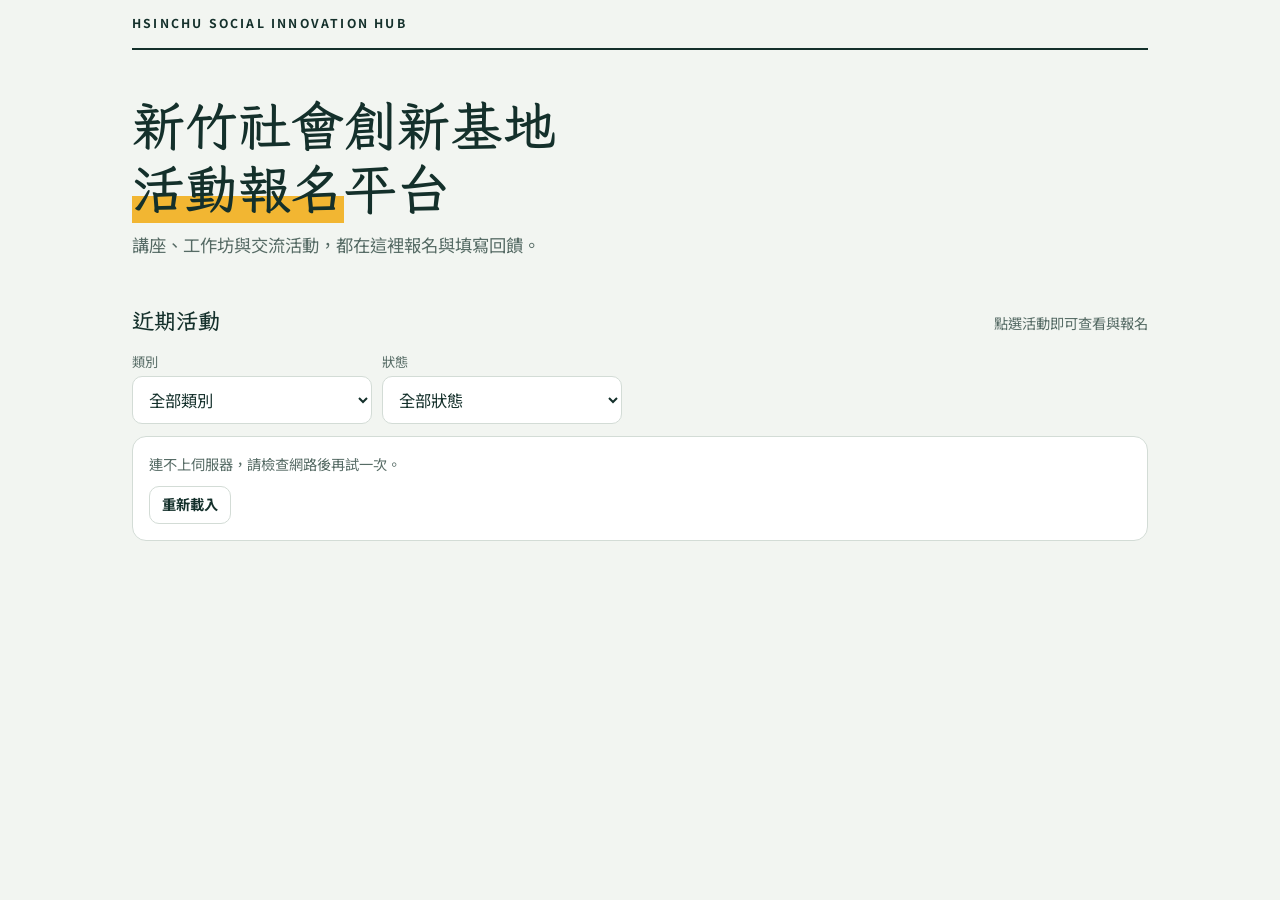
<file: index (1).html>
<!DOCTYPE html>
<html lang="zh-Hant">
<head>
<meta charset="utf-8">
<meta name="robots" content="noindex">
<meta name="viewport" content="width=device-width, initial-scale=1">
<title>新竹社會創新基地活動報名平台</title>
<link rel="preconnect" href="https://fonts.googleapis.com">
<link rel="preconnect" href="https://fonts.gstatic.com" crossorigin>
<link href="https://fonts.googleapis.com/css2?family=LXGW+WenKai+TC:wght@400;700&family=Noto+Sans+TC:wght@400;500;700&display=swap" rel="stylesheet">
<link rel="stylesheet" href="style.css">
</head>
<body>
<div class="wrap">
  <header class="top">
    <div class="brand">HSINCHU SOCIAL INNOVATION HUB</div>
  </header>

  <main>
    <div class="hero">
      <h1>新竹社會創新基地<br><em>活動報名</em>平台</h1>
      <p>講座、工作坊與交流活動，都在這裡報名與填寫回饋。</p>
    </div>

    <section aria-labelledby="h-list">
      <div class="sec-head"><h2 id="h-list">近期活動</h2><small>點選活動即可查看與報名</small></div>
      <div class="filters">
        <label for="f-sem">類別<select id="f-sem"><option value="">全部類別</option></select></label>
        <label for="f-status">狀態<select id="f-status">
          <option value="">全部狀態</option><option value="open">報名中</option><option value="feedback">回饋中</option><option value="closed">已結束</option>
        </select></label>
      </div>
      <div id="list" class="list"><div class="panel"><p class="note">載入中…</p></div></div>
    </section>
  </main>
</div>

<dialog id="dlg" aria-labelledby="dlg-title"><div class="dlg" id="dlg-body"></div></dialog>
<div id="toast" role="status" aria-live="polite"></div>

<script src="config.js"></script>
<script src="common.js"></script>
<script>
(function () {
  "use strict";
  var $ = U.$, esc = U.esc;
  var S = { acts: [], counts: {}, loaded: false, error: "", sid: "", busy: false };
  try { S.sid = localStorage.getItem("must-sid") || ""; } catch (e) {}

  function actById(id) { for (var i = 0; i < S.acts.length; i++) if (S.acts[i].id === id) return S.acts[i]; return null; }
  function isFull(a) { return a.capacity > 0 && (S.counts[a.id] || 0) >= a.capacity; }

  function actRow(a) {
    var d = U.dparts(a.date);
    var meta = [a.semester, a.time, a.location].filter(Boolean).map(esc).join(" · ");
    var chip = a.status === "open" && isFull(a) ? "額滿" : "";
    return '<button class="act" type="button" data-act="' + esc(a.id) + '">' +
      '<span class="date"><b>' + esc(d.md) + "</b><i>" + esc(d.wd) + "</i></span>" +
      '<span class="body"><span class="t">' + esc(a.title || "未命名活動") + "</span>" +
      (meta ? '<span class="m">' + meta + "</span>" : "") +
      '<span class="tags"><span class="pill ' + esc(a.status) + '">' + esc(U.STATUS[a.status] || "") + "</span>" +
      (chip ? '<span class="chip">' + chip + "</span>" : "") +
      '<span class="cnt">' + esc(U.capText(a, S.counts)) + "</span></span></span></button>";
  }

  function render() {
    var sel = $("f-sem"), cur = sel.value, sems = {};
    S.acts.forEach(function (a) { if (a.semester) sems[a.semester] = 1; });
    var keys = Object.keys(sems).sort().reverse();
    sel.innerHTML = '<option value="">全部類別</option>' + keys.map(function (k) { return '<option value="' + esc(k) + '">' + esc(k) + "</option>"; }).join("");
    if (keys.indexOf(cur) >= 0) sel.value = cur;
    var fs = sel.value, ft = $("f-status").value, list = $("list");

    if (!U.configured()) list.innerHTML = U.SETUP_NOTE;
    else if (S.error) list.innerHTML = '<div class="panel"><p class="note">' + esc(S.error) + '</p><p style="margin:10px 0 0"><button class="btn ghost sm" type="button" data-reload>重新載入</button></p></div>';
    else if (!S.loaded) list.innerHTML = '<div class="panel"><p class="note">載入中…</p></div>';
    else {
      var rows = U.sortActs(S.acts).filter(function (a) { return (!fs || a.semester === fs) && (!ft || a.status === ft); });
      list.innerHTML = rows.length ? rows.map(actRow).join("") :
        '<div class="panel"><p class="note">' + (S.acts.length ? "沒有符合條件的活動，試試其他類別或狀態。" : "目前還沒有活動。") + "</p></div>";
    }
  }

  function load() {
    if (!U.configured()) { render(); return Promise.resolve(); }
    return U.api("list").then(function (j) { S.acts = j.activities || []; S.counts = j.counts || {}; S.loaded = true; S.error = ""; render(); },
      function (e) { if (!S.loaded) S.error = e.message; render(); });
  }
  function remember(sid) { S.sid = sid; try { localStorage.setItem("must-sid", sid); } catch (e) {} }

  function openAct(id) {
    var a = actById(id); if (!a) { U.closeDlg(); return; }
    var d = U.dparts(a.date);
    var h = U.head(a.title || "未命名活動") +
      '<div class="tags"><span class="pill ' + esc(a.status) + '">' + esc(U.STATUS[a.status] || "") + '</span><span class="cnt">' + esc(U.capText(a, S.counts)) + "</span></div>" +
      '<dl class="meta"><dt>日期</dt><dd>' + esc(d.full) + "</dd>" +
      (a.time ? "<dt>時間</dt><dd>" + esc(a.time) + "</dd>" : "") +
      (a.location ? "<dt>地點</dt><dd>" + esc(a.location) + "</dd>" : "") +
      (a.semester ? "<dt>類別</dt><dd>" + esc(a.semester) + "</dd>" : "") + "</dl>" +
      (a.description ? '<p class="desc">' + esc(a.description) + "</p>" : "") + "<hr>";

    var cancelBox = '<details><summary>已經報名，想取消？</summary><form id="cancel-form" data-id="' + esc(id) + '" style="margin-top:12px">' +
      '<div class="grid2">' + U.fld("c-sid", "報名時填寫的電話號碼", S.sid, true, "tel", ' maxlength="20" autocomplete="tel"') + U.fld("c-name", "報名時填寫的姓名", "", true, "text", ' maxlength="40"') + "</div>" +
      '<button class="btn danger" type="submit">取消報名</button></form></details>';
    if (a.status === "open") {
      if (isFull(a)) h += '<div class="warn">這個活動已額滿。有人取消時，名額會重新開放。</div>';
      else h += '<form id="reg-form" class="survey" data-id="' + esc(id) + '" novalidate>' +
        U.fld("r-name", "您的姓名：", "", true, "text", ' maxlength="40" autocomplete="name"') +
        U.fld("r-sid", "您的電話號碼（僅做為聯繫用途）：", S.sid, true, "tel", ' maxlength="20" autocomplete="tel"') +
        U.fld("r-contact", "您的 Gmail（僅做為聯繫用途）：", "", true, "email", ' maxlength="80" autocomplete="email" placeholder="example@gmail.com"') +
        '<fieldset class="mrow" data-row="r-gender"><legend class="f"><span>性別： <i>*</i></span></legend><div class="choices">' + ["男性", "女性", "其他"].map(function (o) { return opt("r-gender", o); }).join("") + "</div></fieldset>" +
        '<fieldset class="mrow" data-row="r-age"><legend class="f"><span>您的年齡區間： <i>*</i></span></legend><div class="choices free">' + ["18歲以下", "18-25歲", "25-35歲", "35-45歲", "45-55歲", "55歲以上"].map(function (o) { return opt("r-age", o); }).join("") + "</div></fieldset>" +
        '<div class="f"><span>你要報名的課程：</span><div class="fixed">' + esc(a.title || "未命名活動") + "</div></div>" +
        '<label class="f" for="r-note"><span>有什麼想對我們說：</span><textarea id="r-note" maxlength="500"></textarea></label>' +
        '<button class="btn" type="submit">送出報名</button>' +
        '<p class="note">電話與 Gmail 僅做為聯繫用途。</p></form>';
      h += "<hr>" + cancelBox;
    } else if (a.status === "feedback") {
      h += fbDone(id) ? '<div class="ok">感謝您填寫課程滿意度調查！</div>' : surveyForm(id);
    } else {
      h += '<p class="note">這個活動已結束。</p>';
    }
    U.showDlg(h);
  }

  function fbDone(id) { try { return localStorage.getItem("hub-fb-" + id) === "1"; } catch (e) { return false; } }
  function opt(name, v) {
    return '<label class="opt"><input type="radio" name="' + esc(name) + '" value="' + esc(v) + '"><span>' + esc(v) + "</span></label>";
  }
  function surveyForm(id) {
    var n = 0, sv = U.SURVEY;
    var h = '<form id="fb-form" class="survey" data-id="' + esc(id) + '" novalidate>' +
      '<h4 style="margin:0;font-size:18px">' + esc(sv.title) + "</h4>" +
      '<div class="sv-intro"><p>' + esc(sv.intro) + '</p><p class="note">' + esc(sv.contact).replace(/\n/g, "<br>") + "</p></div>";
    sv.items.forEach(function (it) {
      if (it.type === "note") { h += '<div class="sv-note">' + esc(it.text) + "</div>"; return; }
      n++;
      var key = it.key || "m" + n;
      h += '<fieldset class="sv-q" data-q="' + esc(key) + '"><legend class="sv-t"><b>' + n + "</b><span>" + esc(it.title) + (it.required ? " <i>*</i>" : "") + "</span></legend>";
      if (it.type === "single") h += '<div class="choices">' + it.options.map(function (o) { return opt(it.key, o); }).join("") + "</div>";
      else if (it.type === "matrix") h += it.rows.map(function (r) {
        return '<fieldset class="mrow" data-row="' + esc(r.key) + '"><legend>' + esc(r.label) + '</legend><div class="choices">' + U.SCALE.map(function (o) { return opt(r.key, o); }).join("") + "</div></fieldset>";
      }).join("");
      else if (it.type === "text") h += '<textarea name="' + esc(it.key) + '" maxlength="1000" placeholder="請填入文字" aria-label="' + esc(it.title) + '"></textarea>';
      else if (it.type === "slider") h += '<div class="slider untouched"><input type="range" name="' + esc(it.key) + '" min="' + it.min + '" max="' + it.max + '" step="1" value="' + Math.round((it.min + it.max) / 2) + '" aria-label="' + esc(it.title) + '"><output>請拖曳選擇</output></div>' +
        '<div class="ends"><span>' + it.min + "</span><span>" + it.max + "</span></div>";
      h += "</fieldset>";
    });
    return h + '<button class="btn" type="submit">送出</button><p class="note">本問卷採不記名方式。</p></form>';
  }
  function collect(form) {
    var ans = {}, miss = null;
    form.querySelectorAll(".miss").forEach(function (el) { el.classList.remove("miss"); });
    U.surveyFields().forEach(function (f) {
      var v = "";
      if (f.type === "scale" || f.type === "single") { var c = form.querySelector('input[name="' + f.key + '"]:checked'); v = c ? c.value : ""; }
      else if (f.type === "text") v = form.querySelector('[name="' + f.key + '"]').value.trim();
      else if (f.type === "slider") { var r = form.querySelector('[name="' + f.key + '"]'); v = r.closest(".slider").classList.contains("untouched") ? "" : r.value; }
      ans[f.key] = v;
      if (f.required && v === "") {
        var el = form.querySelector('[data-row="' + f.key + '"]') || form.querySelector('[data-q="' + f.key + '"]');
        if (el) { el.classList.add("miss"); var q = el.closest(".sv-q"); if (q) q.classList.add("miss"); }
        if (!miss) miss = { f: f, el: el };
      }
    });
    if (miss) {
      U.toast("請填寫「" + (miss.f.group ? miss.f.group + "－" : "") + miss.f.head + "」");
      if (miss.el) miss.el.scrollIntoView({ block: "center", behavior: "smooth" });
      return null;
    }
    return ans;
  }

  function run(form, action, data, okMsg, after) {
    if (S.busy) return;
    S.busy = true;
    var btn = form.querySelector('button[type="submit"]'), label = btn.textContent;
    btn.disabled = true; btn.textContent = "處理中…";
    U.api(action, data).then(function () {
      U.toast(okMsg);
      if (after) after();
      return load().then(function () { U.closeDlg(); });
    }, function (e) { U.toast(e.message); btn.disabled = false; btn.textContent = label; })
      .then(function () { S.busy = false; });
  }

  document.addEventListener("submit", function (e) {
    e.preventDefault();
    var f = e.target, id = f.dataset.id;
    if (f.id === "reg-form") {
      var sid = $("r-sid").value.trim(), g = f.querySelector('input[name="r-gender"]:checked'), ag = f.querySelector('input[name="r-age"]:checked');
      var mail = $("r-contact").value.trim(), nm = $("r-name").value.trim();
      f.querySelectorAll(".miss").forEach(function (el) { el.classList.remove("miss"); });
      var bad = !nm ? ["r-name", "請填寫您的姓名"] : !sid ? ["r-sid", "請填寫您的電話號碼"] :
        !/^[^\s@]+@[^\s@]+\.[^\s@]+$/.test(mail) ? ["r-contact", "請填寫正確的 Gmail"] :
        !g ? ["r-gender", "請選擇性別"] : !ag ? ["r-age", "請選擇年齡區間"] : null;
      if (bad) {
        U.toast(bad[1]);
        var el = $(bad[0]) || f.querySelector('[data-row="' + bad[0] + '"]');
        if (el) { if (el.dataset.row) el.classList.add("miss"); el.scrollIntoView({ block: "center", behavior: "smooth" }); if (el.focus && !el.dataset.row) el.focus(); }
        return;
      }
      run(f, "register", { activityId: id, studentId: sid, name: nm, contact: mail, gender: g.value, age: ag.value,
        note: $("r-note").value.trim() }, "報名成功。", function () { remember(sid); });
    } else if (f.id === "cancel-form") {
      run(f, "cancel", { activityId: id, studentId: $("c-sid").value.trim(), name: $("c-name").value.trim() }, "已取消報名。");
    } else if (f.id === "fb-form") {
      var ans = collect(f);
      if (!ans) return;
      run(f, "feedback", { activityId: id, answers: ans }, "已送出，感謝您的回饋！", function () {
        try { localStorage.setItem("hub-fb-" + id, "1"); } catch (x) {}
      });
    }
  });
  document.addEventListener("click", function (e) {
    var t = e.target.closest("[data-act],[data-close],[data-reload]");
    if (!t) { if (e.target === $("dlg")) U.closeDlg(); return; }
    if (t.dataset.act !== undefined) openAct(t.dataset.act);
    else if (t.dataset.close !== undefined) U.closeDlg();
    else { S.error = ""; render(); load(); }
  });
  document.addEventListener("change", function (e) {
    if (e.target.id === "f-sem" || e.target.id === "f-status") render();
    var q = e.target.closest && e.target.closest(".miss");
    if (q && e.target.type === "radio") { var row = e.target.closest(".mrow"); if (row) row.classList.remove("miss"); var sq = e.target.closest(".sv-q"); if (sq && !sq.querySelector(".mrow.miss")) sq.classList.remove("miss"); }
  });
  document.addEventListener("input", function (e) {
    if (e.target.type !== "range") return;
    var box = e.target.closest(".slider");
    box.classList.remove("untouched");
    box.querySelector("output").textContent = e.target.value + " 分";
    var sq = e.target.closest(".sv-q"); if (sq) sq.classList.remove("miss");
  });
  /* 回饋問卷直連：網址加上 #fb-活動編號 會直接打開該活動的問卷，可做成 QR Code 放在現場 */
  function openFromHash() {
    var m = /^#fb-([A-Za-z0-9]+)$/.exec(location.hash || "");
    if (m && actById(m[1])) openAct(m[1]);
  }
  window.addEventListener("hashchange", openFromHash);

  render();
  load().then(openFromHash);
})();
</script>
</body>
</html>
</file>
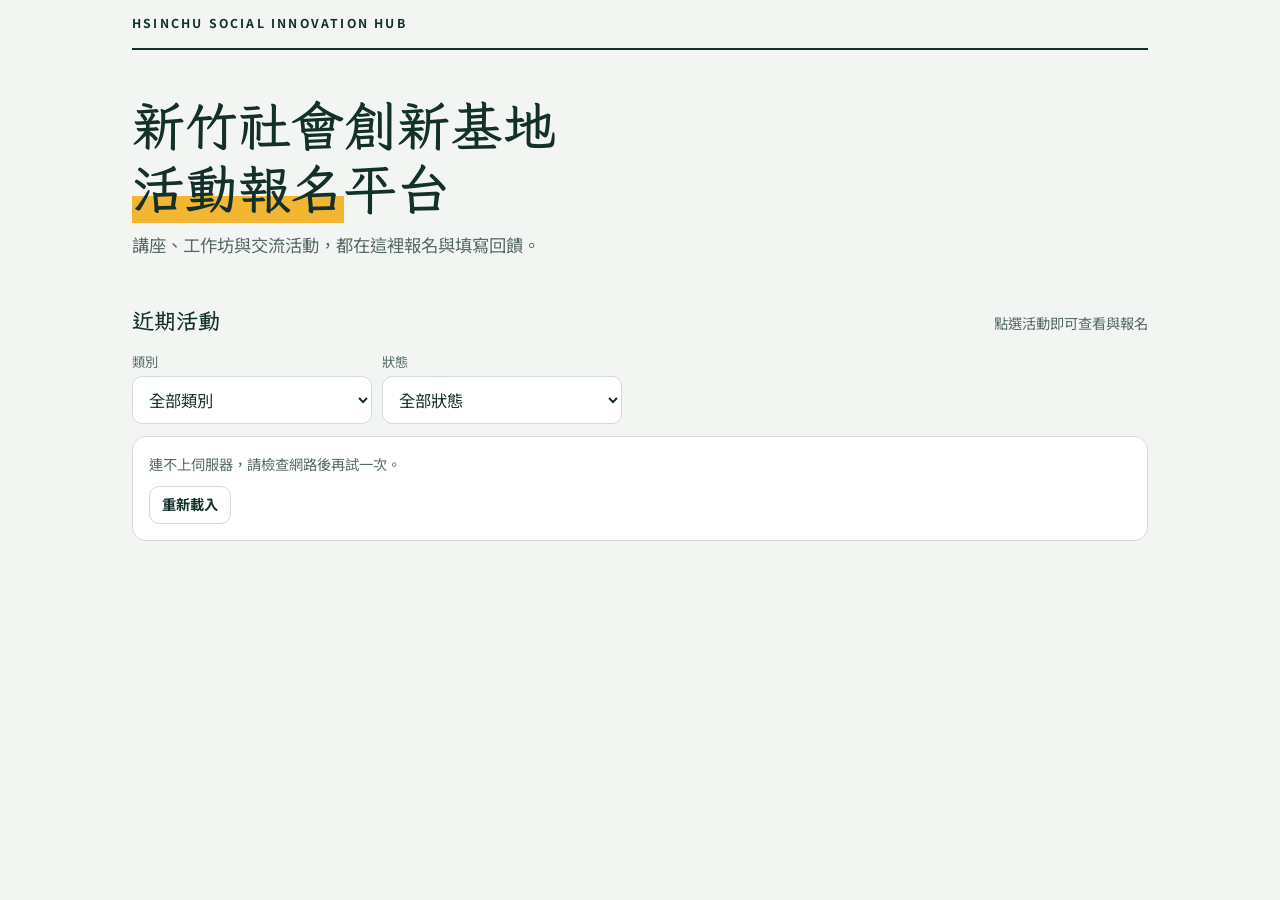
<file: index (2).html>
<!DOCTYPE html>
<html lang="zh-Hant">
<head>
<meta charset="utf-8">
<meta name="robots" content="noindex">
<meta name="viewport" content="width=device-width, initial-scale=1">
<title>新竹社會創新基地活動報名平台</title>
<link rel="preconnect" href="https://fonts.googleapis.com">
<link rel="preconnect" href="https://fonts.gstatic.com" crossorigin>
<link href="https://fonts.googleapis.com/css2?family=LXGW+WenKai+TC:wght@400;700&family=Noto+Sans+TC:wght@400;500;700&display=swap" rel="stylesheet">
<link rel="stylesheet" href="style.css">
</head>
<body>
<div class="wrap">
  <header class="top">
    <div class="brand">HSINCHU SOCIAL INNOVATION HUB</div>
  </header>

  <main>
    <div class="hero">
      <h1>新竹社會創新基地<br><em>活動報名</em>平台</h1>
      <p>講座、工作坊與交流活動，都在這裡報名與填寫回饋。</p>
    </div>

    <section aria-labelledby="h-list">
      <div class="sec-head"><h2 id="h-list">近期活動</h2><small>點選活動即可查看與報名</small></div>
      <div class="filters">
        <label for="f-sem">類別<select id="f-sem"><option value="">全部類別</option></select></label>
        <label for="f-status">狀態<select id="f-status">
          <option value="">全部狀態</option><option value="open">報名中</option><option value="feedback">回饋中</option><option value="closed">已結束</option>
        </select></label>
      </div>
      <div id="list" class="list"><div class="panel"><p class="note">載入中…</p></div></div>
    </section>
  </main>
</div>

<dialog id="dlg" aria-labelledby="dlg-title"><div class="dlg" id="dlg-body"></div></dialog>
<div id="toast" role="status" aria-live="polite"></div>

<script src="config.js"></script>
<script src="common.js"></script>
<script>
(function () {
  "use strict";
  var $ = U.$, esc = U.esc;
  var S = { acts: [], counts: {}, loaded: false, error: "", sid: "", busy: false };
  try { S.sid = localStorage.getItem("must-sid") || ""; } catch (e) {}

  function actById(id) { for (var i = 0; i < S.acts.length; i++) if (S.acts[i].id === id) return S.acts[i]; return null; }
  function isFull(a) { return a.capacity > 0 && (S.counts[a.id] || 0) >= a.capacity; }

  function actRow(a) {
    var d = U.dparts(a.date);
    var meta = [a.semester, a.time, a.location].filter(Boolean).map(esc).join(" · ");
    var chip = a.status === "open" && isFull(a) ? "額滿" : "";
    return '<button class="act" type="button" data-act="' + esc(a.id) + '">' +
      '<span class="date"><b>' + esc(d.md) + "</b><i>" + esc(d.wd) + "</i></span>" +
      '<span class="body"><span class="t">' + esc(a.title || "未命名活動") + "</span>" +
      (meta ? '<span class="m">' + meta + "</span>" : "") +
      '<span class="tags"><span class="pill ' + esc(a.status) + '">' + esc(U.STATUS[a.status] || "") + "</span>" +
      (chip ? '<span class="chip">' + chip + "</span>" : "") +
      '<span class="cnt">' + esc(U.capText(a, S.counts)) + "</span></span></span>" +
      (a.image ? '<span class="thumb"><img src="' + esc(a.image) + '" alt="" loading="lazy" onerror="this.parentNode.remove()"></span>' : "") + "</button>";
  }

  function render() {
    var sel = $("f-sem"), cur = sel.value, sems = {};
    S.acts.forEach(function (a) { if (a.semester) sems[a.semester] = 1; });
    var keys = Object.keys(sems).sort().reverse();
    sel.innerHTML = '<option value="">全部類別</option>' + keys.map(function (k) { return '<option value="' + esc(k) + '">' + esc(k) + "</option>"; }).join("");
    if (keys.indexOf(cur) >= 0) sel.value = cur;
    var fs = sel.value, ft = $("f-status").value, list = $("list");

    if (!U.configured()) list.innerHTML = U.SETUP_NOTE;
    else if (S.error) list.innerHTML = '<div class="panel"><p class="note">' + esc(S.error) + '</p><p style="margin:10px 0 0"><button class="btn ghost sm" type="button" data-reload>重新載入</button></p></div>';
    else if (!S.loaded) list.innerHTML = '<div class="panel"><p class="note">載入中…</p></div>';
    else {
      var rows = U.sortActs(S.acts).filter(function (a) { return (!fs || a.semester === fs) && (!ft || a.status === ft); });
      list.innerHTML = rows.length ? rows.map(actRow).join("") :
        '<div class="panel"><p class="note">' + (S.acts.length ? "沒有符合條件的活動，試試其他類別或狀態。" : "目前還沒有活動。") + "</p></div>";
    }
  }

  function load() {
    if (!U.configured()) { render(); return Promise.resolve(); }
    return U.api("list").then(function (j) { S.acts = j.activities || []; S.counts = j.counts || {}; S.loaded = true; S.error = ""; render(); },
      function (e) { if (!S.loaded) S.error = e.message; render(); });
  }
  function remember(sid) { S.sid = sid; try { localStorage.setItem("must-sid", sid); } catch (e) {} }

  function openAct(id) {
    var a = actById(id); if (!a) { U.closeDlg(); return; }
    var d = U.dparts(a.date);
    var h = U.head(a.title || "未命名活動") +
      (a.image ? '<a class="poster" href="' + esc(a.image) + '" target="_blank" rel="noopener"><img src="' + esc(a.image) + '" alt="' + esc(a.title || "活動圖片") + '" onerror="this.parentNode.remove()"></a>' : "") +
      '<div class="tags"><span class="pill ' + esc(a.status) + '">' + esc(U.STATUS[a.status] || "") + '</span><span class="cnt">' + esc(U.capText(a, S.counts)) + "</span></div>" +
      '<dl class="meta"><dt>日期</dt><dd>' + esc(d.full) + "</dd>" +
      (a.time ? "<dt>時間</dt><dd>" + esc(a.time) + "</dd>" : "") +
      (a.location ? "<dt>地點</dt><dd>" + esc(a.location) + "</dd>" : "") +
      (a.semester ? "<dt>類別</dt><dd>" + esc(a.semester) + "</dd>" : "") + "</dl>" +
      (a.description ? '<p class="desc">' + esc(a.description) + "</p>" : "") + "<hr>";

    var cancelBox = '<details><summary>已經報名，想取消？</summary><form id="cancel-form" data-id="' + esc(id) + '" style="margin-top:12px">' +
      '<div class="grid2">' + U.fld("c-sid", "報名時填寫的電話號碼", S.sid, true, "tel", ' maxlength="20" autocomplete="tel"') + U.fld("c-name", "報名時填寫的姓名", "", true, "text", ' maxlength="40"') + "</div>" +
      '<button class="btn danger" type="submit">取消報名</button></form></details>';
    if (a.status === "open") {
      if (isFull(a)) h += '<div class="warn">這個活動已額滿。有人取消時，名額會重新開放。</div>';
      else h += '<form id="reg-form" class="survey" data-id="' + esc(id) + '" novalidate>' +
        U.fld("r-name", "您的姓名：", "", true, "text", ' maxlength="40" autocomplete="name"') +
        U.fld("r-sid", "您的電話號碼（僅做為聯繫用途）：", S.sid, true, "tel", ' maxlength="20" autocomplete="tel"') +
        U.fld("r-contact", "您的 Gmail（僅做為聯繫用途）：", "", true, "email", ' maxlength="80" autocomplete="email" placeholder="example@gmail.com"') +
        '<fieldset class="mrow" data-row="r-gender"><legend class="f"><span>性別： <i>*</i></span></legend><div class="choices">' + ["男性", "女性", "其他"].map(function (o) { return opt("r-gender", o); }).join("") + "</div></fieldset>" +
        '<fieldset class="mrow" data-row="r-age"><legend class="f"><span>您的年齡區間： <i>*</i></span></legend><div class="choices free">' + ["18歲以下", "18-25歲", "25-35歲", "35-45歲", "45-55歲", "55歲以上"].map(function (o) { return opt("r-age", o); }).join("") + "</div></fieldset>" +
        '<div class="f"><span>你要報名的課程：</span><div class="fixed">' + esc(a.title || "未命名活動") + "</div></div>" +
        '<label class="f" for="r-note"><span>有什麼想對我們說：</span><textarea id="r-note" maxlength="500"></textarea></label>' +
        '<button class="btn" type="submit">送出報名</button>' +
        '<p class="note">電話與 Gmail 僅做為聯繫用途。</p></form>';
      h += "<hr>" + cancelBox;
    } else if (a.status === "feedback") {
      h += fbDone(id) ? '<div class="ok">感謝您填寫課程滿意度調查！</div>' : surveyForm(id);
    } else {
      h += '<p class="note">這個活動已結束。</p>';
    }
    U.showDlg(h);
  }

  function fbDone(id) { try { return localStorage.getItem("hub-fb-" + id) === "1"; } catch (e) { return false; } }
  function opt(name, v) {
    return '<label class="opt"><input type="radio" name="' + esc(name) + '" value="' + esc(v) + '"><span>' + esc(v) + "</span></label>";
  }
  function surveyForm(id) {
    var n = 0, sv = U.SURVEY;
    var h = '<form id="fb-form" class="survey" data-id="' + esc(id) + '" novalidate>' +
      '<h4 style="margin:0;font-size:18px">' + esc(sv.title) + "</h4>" +
      '<div class="sv-intro"><p>' + esc(sv.intro) + '</p><p class="note">' + esc(sv.contact).replace(/\n/g, "<br>") + "</p></div>";
    sv.items.forEach(function (it) {
      if (it.type === "note") { h += '<div class="sv-note">' + esc(it.text) + "</div>"; return; }
      n++;
      var key = it.key || "m" + n;
      h += '<fieldset class="sv-q" data-q="' + esc(key) + '"><legend class="sv-t"><b>' + n + "</b><span>" + esc(it.title) + (it.required ? " <i>*</i>" : "") + "</span></legend>";
      if (it.type === "single") h += '<div class="choices">' + it.options.map(function (o) { return opt(it.key, o); }).join("") + "</div>";
      else if (it.type === "matrix") h += it.rows.map(function (r) {
        return '<fieldset class="mrow" data-row="' + esc(r.key) + '"><legend>' + esc(r.label) + '</legend><div class="choices">' + U.SCALE.map(function (o) { return opt(r.key, o); }).join("") + "</div></fieldset>";
      }).join("");
      else if (it.type === "text") h += '<textarea name="' + esc(it.key) + '" maxlength="1000" placeholder="請填入文字" aria-label="' + esc(it.title) + '"></textarea>';
      else if (it.type === "slider") h += '<div class="slider untouched"><input type="range" name="' + esc(it.key) + '" min="' + it.min + '" max="' + it.max + '" step="1" value="' + Math.round((it.min + it.max) / 2) + '" aria-label="' + esc(it.title) + '"><output>請拖曳選擇</output></div>' +
        '<div class="ends"><span>' + it.min + "</span><span>" + it.max + "</span></div>";
      h += "</fieldset>";
    });
    return h + '<button class="btn" type="submit">送出</button><p class="note">本問卷採不記名方式。</p></form>';
  }
  function collect(form) {
    var ans = {}, miss = null;
    form.querySelectorAll(".miss").forEach(function (el) { el.classList.remove("miss"); });
    U.surveyFields().forEach(function (f) {
      var v = "";
      if (f.type === "scale" || f.type === "single") { var c = form.querySelector('input[name="' + f.key + '"]:checked'); v = c ? c.value : ""; }
      else if (f.type === "text") v = form.querySelector('[name="' + f.key + '"]').value.trim();
      else if (f.type === "slider") { var r = form.querySelector('[name="' + f.key + '"]'); v = r.closest(".slider").classList.contains("untouched") ? "" : r.value; }
      ans[f.key] = v;
      if (f.required && v === "") {
        var el = form.querySelector('[data-row="' + f.key + '"]') || form.querySelector('[data-q="' + f.key + '"]');
        if (el) { el.classList.add("miss"); var q = el.closest(".sv-q"); if (q) q.classList.add("miss"); }
        if (!miss) miss = { f: f, el: el };
      }
    });
    if (miss) {
      U.toast("請填寫「" + (miss.f.group ? miss.f.group + "－" : "") + miss.f.head + "」");
      if (miss.el) miss.el.scrollIntoView({ block: "center", behavior: "smooth" });
      return null;
    }
    return ans;
  }

  function run(form, action, data, okMsg, after) {
    if (S.busy) return;
    S.busy = true;
    var btn = form.querySelector('button[type="submit"]'), label = btn.textContent;
    btn.disabled = true; btn.textContent = "處理中…";
    U.api(action, data).then(function () {
      U.toast(okMsg);
      if (after) after();
      return load().then(function () { U.closeDlg(); });
    }, function (e) { U.toast(e.message); btn.disabled = false; btn.textContent = label; })
      .then(function () { S.busy = false; });
  }

  document.addEventListener("submit", function (e) {
    e.preventDefault();
    var f = e.target, id = f.dataset.id;
    if (f.id === "reg-form") {
      var sid = $("r-sid").value.trim(), g = f.querySelector('input[name="r-gender"]:checked'), ag = f.querySelector('input[name="r-age"]:checked');
      var mail = $("r-contact").value.trim(), nm = $("r-name").value.trim();
      f.querySelectorAll(".miss").forEach(function (el) { el.classList.remove("miss"); });
      var bad = !nm ? ["r-name", "請填寫您的姓名"] : !sid ? ["r-sid", "請填寫您的電話號碼"] :
        !/^[^\s@]+@[^\s@]+\.[^\s@]+$/.test(mail) ? ["r-contact", "請填寫正確的 Gmail"] :
        !g ? ["r-gender", "請選擇性別"] : !ag ? ["r-age", "請選擇年齡區間"] : null;
      if (bad) {
        U.toast(bad[1]);
        var el = $(bad[0]) || f.querySelector('[data-row="' + bad[0] + '"]');
        if (el) { if (el.dataset.row) el.classList.add("miss"); el.scrollIntoView({ block: "center", behavior: "smooth" }); if (el.focus && !el.dataset.row) el.focus(); }
        return;
      }
      run(f, "register", { activityId: id, studentId: sid, name: nm, contact: mail, gender: g.value, age: ag.value,
        note: $("r-note").value.trim() }, "報名成功。", function () { remember(sid); });
    } else if (f.id === "cancel-form") {
      run(f, "cancel", { activityId: id, studentId: $("c-sid").value.trim(), name: $("c-name").value.trim() }, "已取消報名。");
    } else if (f.id === "fb-form") {
      var ans = collect(f);
      if (!ans) return;
      run(f, "feedback", { activityId: id, answers: ans }, "已送出，感謝您的回饋！", function () {
        try { localStorage.setItem("hub-fb-" + id, "1"); } catch (x) {}
      });
    }
  });
  document.addEventListener("click", function (e) {
    var t = e.target.closest("[data-act],[data-close],[data-reload]");
    if (!t) { if (e.target === $("dlg")) U.closeDlg(); return; }
    if (t.dataset.act !== undefined) openAct(t.dataset.act);
    else if (t.dataset.close !== undefined) U.closeDlg();
    else { S.error = ""; render(); load(); }
  });
  document.addEventListener("change", function (e) {
    if (e.target.id === "f-sem" || e.target.id === "f-status") render();
    var q = e.target.closest && e.target.closest(".miss");
    if (q && e.target.type === "radio") { var row = e.target.closest(".mrow"); if (row) row.classList.remove("miss"); var sq = e.target.closest(".sv-q"); if (sq && !sq.querySelector(".mrow.miss")) sq.classList.remove("miss"); }
  });
  document.addEventListener("input", function (e) {
    if (e.target.type !== "range") return;
    var box = e.target.closest(".slider");
    box.classList.remove("untouched");
    box.querySelector("output").textContent = e.target.value + " 分";
    var sq = e.target.closest(".sv-q"); if (sq) sq.classList.remove("miss");
  });
  /* 回饋問卷直連：網址加上 #fb-活動編號 會直接打開該活動的問卷，可做成 QR Code 放在現場 */
  function openFromHash() {
    var m = /^#fb-([A-Za-z0-9]+)$/.exec(location.hash || "");
    if (m && actById(m[1])) openAct(m[1]);
  }
  window.addEventListener("hashchange", openFromHash);

  render();
  load().then(openFromHash);
})();
</script>
</body>
</html>
</file>
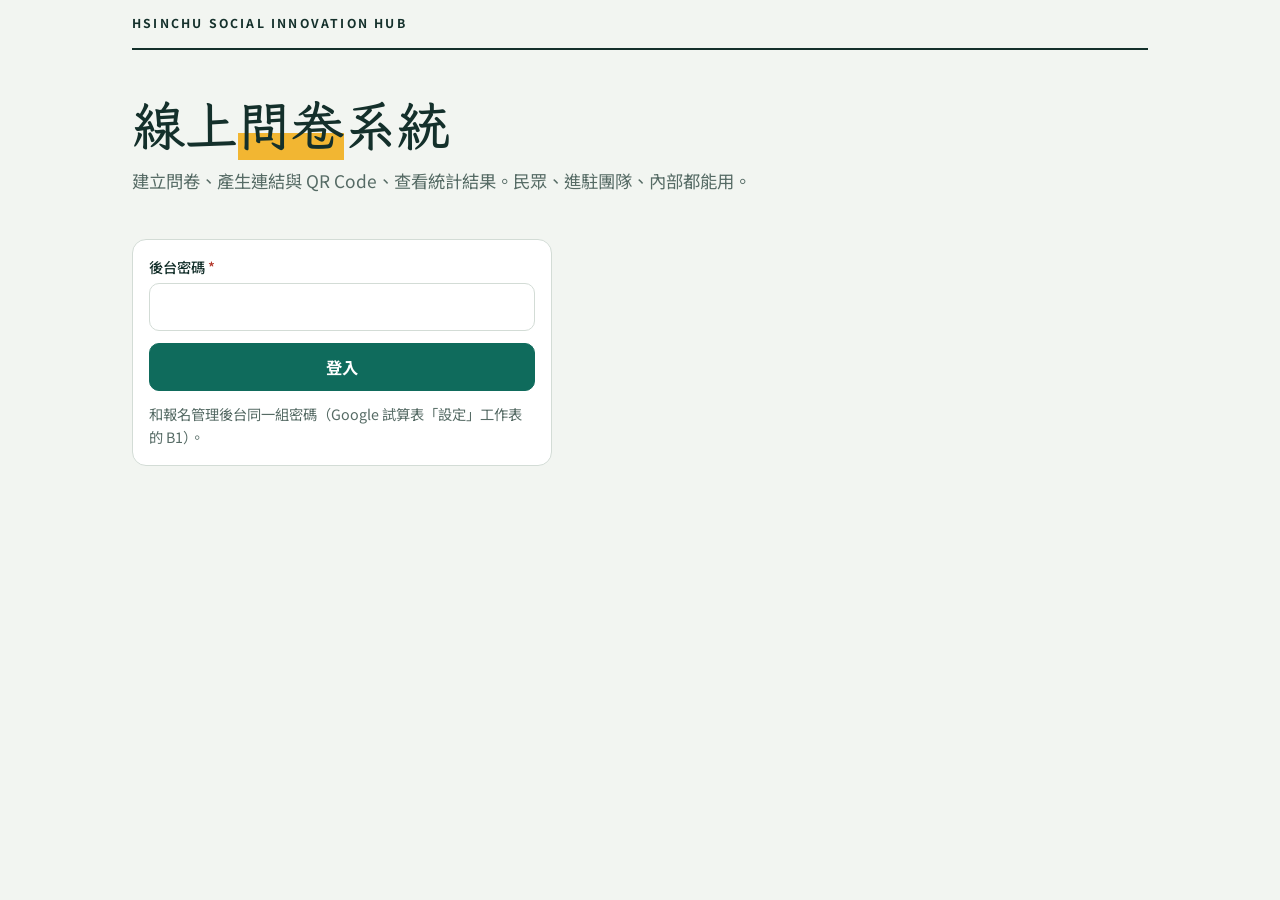
<file: survey-admin.html>
<!DOCTYPE html>
<html lang="zh-Hant">
<head>
<meta charset="utf-8">
<meta name="viewport" content="width=device-width, initial-scale=1">
<meta name="robots" content="noindex">
<title>線上問卷系統｜新竹社會創新基地</title>
<link rel="preconnect" href="https://fonts.googleapis.com">
<link rel="preconnect" href="https://fonts.gstatic.com" crossorigin>
<link href="https://fonts.googleapis.com/css2?family=LXGW+WenKai+TC:wght@400;700&family=Noto+Sans+TC:wght@400;500;700&display=swap" rel="stylesheet">
<link rel="icon" type="image/svg+xml" href="logo-mark.svg">
<link rel="stylesheet" href="style.css?v=20261124d">
<style>
  .qrbox{display:flex;flex-direction:column;align-items:center;gap:12px;text-align:center}
  .qrbox .qr{width:min(260px,70vw);background:#fff;padding:14px;border-radius:12px;border:1px solid var(--line)}
  .qrbox .qr svg{display:block;width:100%;height:auto}
  .resp td.wrapc{white-space:pre-line;min-width:260px}
  details.panel>summary{cursor:pointer;font-weight:700}
</style>
</head>
<body>
<div class="wrap">
  <header class="top">
    <div class="brand">HSINCHU SOCIAL INNOVATION HUB</div>
  </header>
  <main>
    <div class="hero">
      <h1>線上<em>問卷</em>系統</h1>
      <p>建立問卷、產生連結與 QR Code、查看統計結果。民眾、進駐團隊、內部都能用。</p>
    </div>
    <section id="body"></section>
  </main>
</div>

<dialog id="dlg" aria-labelledby="dlg-title"><div class="dlg" id="dlg-body"></div></dialog>
<div id="toast" role="status" aria-live="polite"></div>

<script src="config.js"></script>
<script src="common.js"></script>
<script src="qrcode.js"></script>
<script>
(function () {
  "use strict";
  var $ = U.$, esc = U.esc;
  var S = { token: "", forms: [], fbs: [], surveyTpls: [], loaded: false, pick: "", aud: "", busy: false, charts: {} };
  try { S.token = sessionStorage.getItem("must-admin") || ""; S.email = sessionStorage.getItem("must-admin-email") || ""; } catch (e) {}
  S.cfg = null; // 登入方式（Google 或密碼），向後端問一次；和報名管理後台共用同一組帳號
  var AUD = ["民眾", "進駐團隊", "內部"];

  /* ---------- Google 帳號登入 ---------- */
  function loadLoginCfg() {
    U.api("loginConfig").then(function (j) { S.cfg = { clientId: j.clientId || "", password: !!j.password }; })
      .catch(function () { S.cfg = { clientId: "", password: true }; }) // 舊版後端：沿用密碼登入
      .then(function () { if (!S.token) render(); });
  }
  function gsiReady(cb) {
    if (window.google && google.accounts && google.accounts.id) return cb();
    var old = document.getElementById("gsi-js");
    if (old) { old.addEventListener("load", cb); return; }
    var sc = document.createElement("script");
    sc.id = "gsi-js"; sc.src = "https://accounts.google.com/gsi/client"; sc.async = true;
    sc.onload = cb;
    sc.onerror = function () { var m = $("gsi-msg"); if (m) m.textContent = "Google 登入元件載入失敗，請檢查網路後重新整理。"; };
    document.head.appendChild(sc);
  }
  function showGoogleBtn() {
    gsiReady(function () {
      var box = $("gsi-btn");
      if (!box) return;
      google.accounts.id.initialize({ client_id: S.cfg.clientId, callback: onGoogleCredential, ux_mode: "popup", auto_select: false });
      google.accounts.id.renderButton(box, { theme: "outline", size: "large", text: "signin_with", shape: "pill", locale: "zh-TW", width: 280 });
    });
  }
  function onGoogleCredential(resp) {
    if (S.busy) return; S.busy = true;
    var m = $("gsi-msg"); if (m) m.textContent = "驗證中…";
    U.api("googleLogin", { credential: resp.credential }).then(function (j) {
      S.token = j.token; S.email = j.email || "";
      try { sessionStorage.setItem("must-admin", S.token); sessionStorage.setItem("must-admin-email", S.email); } catch (x) {}
      render(); return load();
    }).catch(function (x) { if (m) m.textContent = ""; U.toast(x.message); }).then(function () { S.busy = false; });
  }


  function actById(id) { for (var i = 0; i < S.forms.length; i++) if (S.forms[i].id === id) return S.forms[i]; return null; }
  function fbFor(id) { return S.fbs.filter(function (f) { return f.formId === id; }).sort(function (a, b) { return (a.createdAt || "") < (b.createdAt || "") ? -1 : 1; }); }
  function stText(f) { return f.open ? "開放中" : f.status === "closed" ? "已關閉" : "已截止"; }
  function formLink(id) { return new URL("survey.html", location.href).href + "?id=" + encodeURIComponent(id); }

  /* ---------- 回饋問卷編輯器 ---------- */
  var QT = { single: "單選題", multi: "複選題", matrix: "評分表（多個項目用同一組選項評分）", text: "文字填答", slider: "拉桿（數字範圍）", note: "說明文字（不是題目）" };
  var SCALE5 = ["非常滿意", "滿意", "普通", "不滿意", "非常不滿意"];
  function rid(p) { return p + Math.random().toString(36).slice(2, 8); }
  function newItem(type) {
    var it = { id: rid(type === "note" ? "n" : "q"), type: type, title: "", required: type !== "text" && type !== "note" };
    if (type === "single" || type === "multi") it.options = ["選項 1", "選項 2"];
    if (type === "multi") { it.minSel = 1; it.maxSel = 2; }
    if (type === "matrix") { it.options = SCALE5.slice(); it.rows = [{ id: rid("r"), label: "項目 1" }]; }
    if (type === "slider") { it.min = 0; it.max = 100; }
    if (type === "note") it.text = "";
    return it;
  }
  function lines(v) { return String(v || "").split("\n").map(function (x) { return x.trim(); }).filter(Boolean); }
  /* 把畫面上的輸入值寫回 S.ed.sv（只在需要時呼叫，避免打字時重畫） */
  function edSync() {
    var form = $("sv-form"); if (!form || !S.ed) return;
    var sv = S.ed.sv;
    sv.title = $("sv-title").value.trim(); sv.intro = $("sv-intro").value;
    form.querySelectorAll("[data-i]").forEach(function (card) {
      var it = sv.items[+card.dataset.i]; if (!it) return;
      var get = function (k) { var el = card.querySelector('[data-qf="' + k + '"]'); return el ? (el.type === "checkbox" ? el.checked : el.value) : undefined; };
      if (it.type === "note") { it.text = get("text"); return; }
      it.title = get("title").trim(); it.required = get("required");
      if (it.type === "single" || it.type === "multi" || it.type === "matrix") it.options = lines(get("options"));
      if (it.type === "multi") { it.minSel = parseInt(get("minSel"), 10) || 1; it.maxSel = parseInt(get("maxSel"), 10) || it.options.length; }
      if (it.type === "matrix") it.rows = lines(get("rows")).map(function (label, k) { return { id: (it.rows[k] && it.rows[k].id) || rid("r"), label: label }; });
      if (it.type === "slider") { it.min = parseInt(get("min"), 10) || 0; it.max = parseInt(get("max"), 10); }
    });
  }
  function edSyncAll() {
    edSync();
    if (!S.ed || !$("sv-aud")) return;
    S.ed.form.audience = $("sv-aud").value; S.ed.form.status = $("sv-status").value; S.ed.form.deadline = $("sv-deadline").value;
  }
  function renderSurvey(focusIdx) {
    var fm = S.ed.form, sv = S.ed.sv, nfb = fm.id ? fbFor(fm.id).length : 0, n = 0;
    var tf = function (k, label, val, extra) { return '<label class="f"><span>' + label + '</span><input type="text" data-qf="' + k + '" value="' + esc(val == null ? "" : val) + '"' + (extra || "") + "></label>"; };
    var ta = function (k, label, val, rows) { return '<label class="f"><span>' + label + '</span><textarea data-qf="' + k + '" rows="' + (rows || 4) + '">' + esc(val) + "</textarea></label>"; };
    var num = function (k, label, val) { return '<label class="f"><span>' + label + '</span><input type="number" data-qf="' + k + '" value="' + esc(val) + '"></label>'; };
    var h = U.head(fm.id ? "編輯問卷" : "新增問卷") + '<form id="sv-form" class="survey" novalidate>' +
      (nfb ? '<div class="warn">這份問卷已經收到 ' + nfb + " 份回覆。修改後舊的回答都會保留，但刪除或改過的題目，舊回答可能對不上。</div>" : "") +
      '<div class="f"><span>套用問卷範本（會取代下面全部題目）</span><div class="row"><select id="sv-tpl" style="flex:1 1 200px"><option value="">選擇範本…</option><option value="__default">預設：課程滿意度調查</option>' +
      S.surveyTpls.map(function (x) { return '<option value="' + esc(x.id) + '">' + esc(x.name) + "</option>"; }).join("") +
      '</select><button class="btn ghost sm" type="button" data-svapply>套用</button><button class="btn danger sm" type="button" data-svdeltpl>刪除範本</button></div></div>' +
      '<div class="grid2"><label class="f" for="sv-aud"><span>給誰填</span><select id="sv-aud">' + AUD.map(function (x) { return '<option' + (fm.audience === x ? " selected" : "") + ">" + x + "</option>"; }).join("") + "</select></label>" +
      '<label class="f" for="sv-status"><span>狀態</span><select id="sv-status"><option value="open"' + (fm.status !== "closed" ? " selected" : "") + '>開放填寫</option><option value="closed"' + (fm.status === "closed" ? " selected" : "") + ">關閉</option></select></label></div>" +
      '<label class="f" for="sv-deadline"><span>截止日期（可不填；這天過後自動關閉）</span><input type="date" id="sv-deadline" value="' + esc(fm.deadline || "") + '"></label>' +
      '<label class="f" for="sv-title"><span>問卷標題 <i>*</i></span><input type="text" id="sv-title" maxlength="100" value="' + esc(sv.title) + '"></label>' +
      '<label class="f" for="sv-intro"><span>問卷說明（顯示在題目上方）</span><textarea id="sv-intro" rows="3" maxlength="2000">' + esc(sv.intro || "") + "</textarea></label>";
    sv.items.forEach(function (it, i) {
      var label = it.type === "note" ? "說明文字" : "第 " + (++n) + " 題";
      h += '<div class="qcard" data-i="' + i + '"><div class="qhead"><b>' + label + "</b><span class=\"cnt\">" + QT[it.type] + "</span>" +
        '<span class="qtools"><button class="btn ghost sm" type="button" data-qmove="-1" aria-label="上移"' + (i ? "" : " disabled") + ">↑</button>" +
        '<button class="btn ghost sm" type="button" data-qmove="1" aria-label="下移"' + (i < sv.items.length - 1 ? "" : " disabled") + ">↓</button>" +
        '<button class="btn danger sm" type="button" data-qdel>刪除</button></span></div>';
      if (it.type === "note") h += ta("text", "說明內容", it.text, 3);
      else {
        h += tf("title", "題目", it.title, ' maxlength="200"') +
          '<label class="chk"><input type="checkbox" data-qf="required"' + (it.required ? " checked" : "") + "> 必填</label>";
        if (it.type === "single" || it.type === "multi") h += ta("options", "選項（一行一個）", (it.options || []).join("\n"), Math.min(10, (it.options || []).length + 1));
        if (it.type === "multi") h += '<div class="grid2">' + num("minSel", "最少選幾項", it.minSel) + num("maxSel", "最多選幾項", it.maxSel) + "</div>";
        if (it.type === "matrix") h += ta("rows", "評分項目（一行一個）", (it.rows || []).map(function (r) { return r.label; }).join("\n"), Math.min(8, (it.rows || []).length + 1)) +
          ta("options", "評分選項（一行一個，第一個分數最高）", (it.options || []).join("\n"), Math.min(8, (it.options || []).length + 1));
        if (it.type === "slider") h += '<div class="grid2">' + num("min", "最小值", it.min) + num("max", "最大值", it.max) + "</div>";
      }
      h += "</div>";
    });
    h += '<div class="f"><span>新增題目</span><div class="row">' + Object.keys(QT).map(function (k) { return '<button class="btn ghost sm" type="button" data-qadd="' + k + '">＋ ' + QT[k].replace(/（.*）/, "") + "</button>"; }).join("") + "</div></div>" +
      '<div class="row"><input type="text" id="sv-tplname" maxlength="40" placeholder="範本名稱，例如：工作坊回饋" aria-label="範本名稱" style="flex:1 1 200px"><button class="btn ghost sm" type="button" data-svtpl>另存為問卷範本</button></div>' +
      '<div class="row"><button class="btn" type="button" data-svsave>儲存問卷</button><button class="btn ghost" type="button" data-close>取消</button></div></form>';
    U.showDlg(h);
    if (focusIdx != null) { var c = document.querySelector('[data-i="' + focusIdx + '"]'); if (c) { c.scrollIntoView({ block: "center" }); var inp = c.querySelector("input,textarea"); if (inp) inp.focus(); } }
  }
  function openEdit(id, dup) {
    var f = actById(id);
    if (f && !dup) S.ed = { form: { id: f.id, audience: f.audience, status: f.status, deadline: f.deadline }, sv: JSON.parse(JSON.stringify(f.survey)) };
    else if (f) { var c = JSON.parse(JSON.stringify(f.survey)); c.title = c.title + "（複製）"; S.ed = { form: { audience: f.audience, status: "open", deadline: "" }, sv: c }; }
    else S.ed = { form: { audience: S.aud || "民眾", status: "open", deadline: "" }, sv: { title: "", intro: "", items: [newItem("single")] } };
    renderSurvey();
  }
  function svCall(p, okMsg, reopen, after) {
    if (S.busy) return;
    S.busy = true;
    var keep = S.ed;
    p.then(function (j) {
      U.toast(okMsg);
      return load().then(function () {
        if (reopen && keep) { S.ed = keep; renderSurvey(); }
        else { U.closeDlg(); if (after) after(j); }
      });
    }).catch(function (e) { if (e.code !== "auth") U.toast(e.message); })
      .then(function () { S.busy = false; });
  }
  document.addEventListener("change", function (e) {
    if (!S.ed || !e.target.closest || !e.target.closest("#sv-form")) return;
    if (e.target.dataset.qf === "required") edSync();
  });

  function avg(list) { return list.length ? list.reduce(function (a, b) { return a + b; }, 0) / list.length : null; }
  function ansOf(f, key) { return (f.answers || {})[key]; }
  function median(list) {
    if (!list.length) return null;
    var a = list.slice().sort(function (x, y) { return x - y; }), m = Math.floor(a.length / 2);
    return a.length % 2 ? a[m] : (a[m - 1] + a[m]) / 2;
  }
  /* 「滿意」＝ 評分題前兩個選項（例如 非常滿意、滿意）；選項少於 4 個時只算第一個 */
  function topN(options) { return options.length >= 4 ? 2 : 1; }
  function isSat(options, v) { var i = options.indexOf(v); return i >= 0 && i < topN(options); }
  /* 成果報告用的整體指標：整體滿意度、各構面平均、整體平均、拉桿題平均與中位數 */
  function fbKpi(fs, sv) {
    var tot = 0, sat = 0, allSc = [], groups = [], sliders = [];
    sv.items.forEach(function (it) {
      if (it.type === "matrix") {
        var g = [];
        it.rows.forEach(function (rw) {
          fs.forEach(function (f) {
            var v = ansOf(f, rw.id), sc = U.scoreOf(it.options, v);
            if (!sc) return;
            tot++; if (isSat(it.options, v)) sat++;
            var s5 = sc / it.options.length * 5; g.push(s5); allSc.push(s5);
          });
        });
        groups.push({ title: it.title.replace(/[：:]$/, ""), avg: avg(g), n: it.rows.length });
      } else if (it.type === "slider") {
        var vals = fs.map(function (f) { var v = ansOf(f, it.id); return v === "" || v == null ? null : +v; }).filter(function (v) { return v != null && !isNaN(v); });
        sliders.push({ title: it.title.replace(/[：:]$/, ""), min: it.min, max: it.max, avg: avg(vals), median: median(vals), n: vals.length });
      }
    });
    return { satPct: tot ? sat / tot : null, overall: avg(allSc), groups: groups, sliders: sliders,
      items: groups.reduce(function (a, g) { return a + g.n; }, 0) };
  }
  function pct(c, n) { return n ? Math.round(c / n * 1000) / 10 + "%" : "0%"; }
  function round2(x) { return x == null ? "" : Math.round(x * 100) / 100; }

  /* 回饋分析表：每題每個選項的人數、比例、平均分數，匯出 Excel 用 */
  function fbAnalysisRows(id) {
    var fs = fbFor(id), act = actById(id), sv = act.survey, n = 0;
    var rows = [["問卷", sv.title], ["對象", act.audience], ["狀態", stText(act)], ["有效問卷", fs.length], ["匯出時間", U.ftime(new Date().toISOString())]];
    var K = fbKpi(fs, sv);
    if (K.groups.length) {
      rows.push(["整體滿意度（非常滿意＋滿意）", K.satPct == null ? "" : Math.round(K.satPct * 1000) / 10 + "%"]);
      K.groups.forEach(function (g) { rows.push([g.title + " 平均（滿分 5）", round2(g.avg)]); });
      rows.push(["整體平均（滿分 5，" + K.items + " 項細項）", round2(K.overall)]);
    }
    K.sliders.forEach(function (x) { rows.push([x.title + " 平均（滿分 " + x.max + "）", round2(x.avg)], [x.title + " 中位數", round2(x.median)]); });
    rows = rows.concat([[],
      ["題號", "題目", "項目／選項", "人數", "比例", "平均分數"]]);
    sv.items.forEach(function (it) {
      if (it.type === "note") return;
      n++;
      var title = it.title.replace(/[：:]$/, "");
      if (it.type === "single" || it.type === "multi") {
        var answered = fs.filter(function (f) { var v = ansOf(f, it.id); return Array.isArray(v) ? v.length : v; }).length;
        it.options.forEach(function (o) {
          var c = fs.filter(function (f) { var v = ansOf(f, it.id); return Array.isArray(v) ? v.indexOf(o) >= 0 : v === o; }).length;
          rows.push([n, title + (it.type === "multi" ? "（複選）" : ""), o, c, pct(c, answered), ""]);
        });
      } else if (it.type === "matrix") {
        it.rows.forEach(function (rw) {
          var sc = fs.map(function (f) { return U.scoreOf(it.options, ansOf(f, rw.id)); }).filter(Boolean);
          var st = fs.filter(function (f) { return isSat(it.options, ansOf(f, rw.id)); }).length;
          rows.push([n, title + "－" + rw.label, "平均（滿分 " + it.options.length + "）／滿意比例", sc.length, pct(st, sc.length), round2(avg(sc))]);
          it.options.forEach(function (o) {
            var c = fs.filter(function (f) { return ansOf(f, rw.id) === o; }).length;
            rows.push([n, title + "－" + rw.label, o, c, pct(c, fs.length), ""]);
          });
        });
      } else if (it.type === "slider") {
        var vals = fs.map(function (f) { var v = ansOf(f, it.id); return v === "" || v == null ? null : +v; }).filter(function (v) { return v != null && !isNaN(v); });
        rows.push([n, title, "平均（" + it.min + "～" + it.max + "）", vals.length, "", round2(avg(vals))]);
        rows.push([n, title, "中位數", "", "", round2(median(vals))]);
        if (vals.length) { rows.push([n, title, "最低", "", "", Math.min.apply(null, vals)]); rows.push([n, title, "最高", "", "", Math.max.apply(null, vals)]); }
      } else if (it.type === "text") {
        fs.forEach(function (f) { var v = String(ansOf(f, it.id) || "").trim(); if (v) rows.push([n, title, v, "", "", ""]); });
      }
    });
    return rows;
  }

  /* Excel 匯出：需要時才載入 SheetJS */
  var xlsxReady;
  function withXLSX() {
    if (window.XLSX) return Promise.resolve(window.XLSX);
    if (!xlsxReady) xlsxReady = new Promise(function (ok, no) {
      var sc = document.createElement("script");
      sc.src = "https://cdnjs.cloudflare.com/ajax/libs/xlsx/0.18.5/xlsx.full.min.js";
      sc.onload = function () { ok(window.XLSX); };
      sc.onerror = function () { xlsxReady = null; no(new Error("Excel 元件載入失敗，請檢查網路後再試，或改用 CSV。")); };
      document.head.appendChild(sc);
    });
    return xlsxReady;
  }
  function sheetName(t, used) {
    var b = String(t || "活動").replace(/[\\\/\?\*\[\]:]/g, "").slice(0, 28) || "活動", n = b, i = 2;
    while (used[n]) n = b.slice(0, 25) + "(" + i++ + ")";
    used[n] = 1; return n;
  }
  function saveXLSX(sheets, name) {
    return withXLSX().then(function (X) {
      var wb = X.utils.book_new(), used = {};
      sheets.forEach(function (sh) {
        var ws = X.utils.aoa_to_sheet(sh.rows);
        ws["!cols"] = (sh.cols || []).map(function (w) { return { wch: w }; });
        X.utils.book_append_sheet(wb, ws, sheetName(sh.name, used));
      });
      var data = X.write(wb, { bookType: "xlsx", type: "array" });
      saveBlob(new Blob([data], { type: "application/vnd.openxmlformats-officedocument.spreadsheetml.sheet" }), name + ".xlsx");
    }).catch(function (e) { U.toast(e.message); });
  }

  /* ---------- 圖表（SVG 橫條圖，可下載成 PNG） ---------- */
  S.charts = {};
  var PAL_SCREEN = { bar: "var(--accent)", ink: "var(--ink)", muted: "var(--muted)", line: "var(--line)", bg: "none" };
  var PAL_PNG = { bar: "#0f6b5c", ink: "#14302b", muted: "#566b65", line: "#d3dcd6", bg: "#ffffff" };
  function textW(t, size) { var w = 0; String(t).split("").forEach(function (c) { w += /[\u0000-ÿ]/.test(c) ? size * 0.58 : size; }); return w; }
  function fitText(t, size, maxW) { t = String(t); if (textW(t, size) <= maxW) return t; while (t.length > 1 && textW(t + "…", size) > maxW) t = t.slice(0, -1); return t + "…"; }
  function chartSVG(c, P) {
    var W = 640, fs = 13, rowH = 32, barH = 18, top = 44, padR = 96;
    var labW = Math.min(240, Math.max(60, Math.max.apply(null, c.rows.map(function (r) { return textW(r.label, fs); })) + 8));
    var x0 = 16 + labW + 8, plotW = W - x0 - padR, H = top + c.rows.length * rowH + 16;
    var max = c.max || Math.max.apply(null, c.rows.map(function (r) { return r.value; }).concat([1]));
    var o = '<svg xmlns="http://www.w3.org/2000/svg" viewBox="0 0 ' + W + " " + H + '" width="' + W + '" height="' + H + '" font-family="Noto Sans TC, PingFang TC, Microsoft JhengHei, sans-serif" role="img" aria-label="' + esc(c.title) + '">' +
      (P.bg !== "none" ? '<rect width="' + W + '" height="' + H + '" fill="' + P.bg + '"/>' : "") +
      '<text x="16" y="26" font-size="15" font-weight="700" fill="' + P.ink + '">' + esc(fitText(c.title, 15, W - 32)) + "</text>" +
      '<line x1="' + x0 + '" y1="' + (top - 6) + '" x2="' + x0 + '" y2="' + (H - 12) + '" stroke="' + P.line + '" stroke-width="1"/>';
    c.rows.forEach(function (r, i) {
      var y = top + i * rowH, w = max ? Math.max(0, r.value / max * plotW) : 0, by = y + (rowH - barH) / 2 - 4;
      o += "<g><title>" + esc(r.label + "：" + r.text) + "</title>" +
        '<rect x="0" y="' + (y - 4) + '" width="' + W + '" height="' + rowH + '" fill="transparent"/>' +
        '<text x="' + (x0 - 8) + '" y="' + (by + barH / 2 + 4.5) + '" font-size="' + fs + '" text-anchor="end" fill="' + P.ink + '">' + esc(fitText(r.label, fs, labW)) + "</text>" +
        (w > 0 ? '<path d="M' + x0 + " " + by + "h" + Math.max(0, w - 4) + "a4 4 0 0 1 4 4v" + (barH - 8) + "a4 4 0 0 1 -4 4h" + (-Math.max(0, w - 4)) + 'z" fill="' + P.bar + '"/>' : "") +
        '<text x="' + (x0 + w + 6) + '" y="' + (by + barH / 2 + 4.5) + '" font-size="12" fill="' + P.muted + '">' + esc(r.text) + "</text></g>";
    });
    return o + "</svg>";
  }
  function chartBox(key, c) {
    S.charts[key] = c;
    return '<figure class="chart"><div class="chart-svg">' + chartSVG(c, PAL_SCREEN) + "</div>" +
      '<figcaption class="noprint"><button class="btn ghost sm" type="button" data-chartpng="' + esc(key) + '">下載圖表 PNG</button></figcaption></figure>';
  }
  function chartPNG(key) {
    var c = S.charts[key]; if (!c) return Promise.resolve();
    var svg = chartSVG(c, PAL_PNG), m = /width="(\d+)" height="(\d+)"/.exec(svg), w = +m[1], h = +m[2], k = 2;
    return new Promise(function (ok) {
      var img = new Image();
      img.onload = function () {
        var cv = document.createElement("canvas"); cv.width = w * k; cv.height = h * k;
        var g = cv.getContext("2d"); g.scale(k, k); g.drawImage(img, 0, 0);
        cv.toBlob(function (b) { saveBlob(b, (c.file || c.title) + ".png"); ok(); }, "image/png");
      };
      img.onerror = function () { U.toast("圖表轉檔失敗，請改用列印存成 PDF。"); ok(); };
      img.src = "data:image/svg+xml;charset=utf-8," + encodeURIComponent(svg);
    });
  }
  function allChartsPNG(prefix) {
    var keys = Object.keys(S.charts).filter(function (k) { return k.indexOf(prefix) === 0; }), i = 0;
    if (!keys.length) { U.toast("目前沒有圖表可以下載。"); return; }
    U.toast("開始下載 " + keys.length + " 張圖表，瀏覽器如果詢問，請選「允許」下載多個檔案。");
    (function next() { if (i >= keys.length) return; chartPNG(keys[i++]).then(function () { setTimeout(next, 350); }); })();
  }
  function fbReport(id) {
    var fs = fbFor(id), act = actById(id), sv = act.survey, fields = U.surveyFields(sv), tt = act.title || "問卷";
    S.charts = {};
    var h = '<div class="panel sv-block" style="margin-bottom:14px"><h4>' + esc(sv.title) + ' <span class="pill ' + (act.open ? "open" : "closed") + '">' + stText(act) + '</span> <span class="cnt">' + esc(act.audience) + "</span></h4>" +
      '<p class="note">' + (act.open ? "目前開放填寫，可以把連結貼到 LINE 群組，或下載 QR Code 放在現場。" : "問卷已關閉，連結打開會顯示「已關閉」。要再開放，請按「編輯問卷」把狀態改回開放、或延後截止日期。") + "</p>" +
      '<div class="linkbox"><code>' + esc(formLink(id)) + '</code><button class="btn ghost sm" type="button" data-copylink="' + esc(id) + '">複製連結</button>' +
      '<button class="btn ghost sm" type="button" data-qr="' + esc(id) + '">QR Code</button><a class="btn ghost sm" href="' + esc(formLink(id)) + '" target="_blank" rel="noopener">開啟</a>' +
      '<button class="btn sm" type="button" data-edit="' + esc(id) + '">編輯問卷</button></div></div>';
    if (!fs.length) return h + '<div class="panel"><p class="note">這份問卷還沒有人填寫。</p></div>';

    var scales = fields.filter(function (x) { return x.type === "scale"; }), all = [], ns = {};
    scales.forEach(function (x) { ns[x.options.length] = 1; fs.forEach(function (f) { var sc = U.scoreOf(x.options, ansOf(f, x.key)); if (sc) all.push(sc); }); });
    var nsKeys = Object.keys(ns);
    var K = fbKpi(fs, sv);
    h += '<div class="panel stat"><div><b>' + fs.length + '</b> 份<br><span class="cnt">有效問卷</span></div>' +
      (K.satPct != null ? "<div><b>" + Math.round(K.satPct * 1000) / 10 + '%</b><br><span class="cnt">整體滿意度</span></div>' : "") +
      (K.overall != null ? "<div><b>" + K.overall.toFixed(2) + '</b> / 5<br><span class="cnt">整體平均</span></div>' :
        (scales.length && nsKeys.length === 1 ? "<div><b>" + (all.length ? avg(all).toFixed(2) : "—") + "</b> / " + nsKeys[0] + '<br><span class="cnt">評分題平均</span></div>' : "")) +
      K.sliders.filter(function (x) { return x.n; }).map(function (x) { return "<div><b>" + round2(x.avg) + "</b> / " + x.max + '<br><span class="cnt">' + esc(x.title) + " 平均（中位數 " + round2(x.median) + "）</span></div>"; }).join("") +
      '<div class="row noprint" style="margin-left:auto"><button class="btn sm" type="button" data-fbxlsx>下載分析報表（Excel）</button><button class="btn ghost sm" type="button" data-allcharts="fb-">下載全部圖表</button><button class="btn ghost sm" type="button" data-fbcsv>下載原始回答 CSV</button><button class="btn ghost sm" type="button" data-fbprint>列印／存成 PDF</button></div></div>';
    if (K.groups.length) h += '<div class="panel sv-block" style="margin-top:12px"><h4>滿意度統計摘要</h4>' +
      '<div class="scroll"><table class="mtable"><thead><tr><th>構面</th><th class="num">細項數</th><th class="num">平均分數（滿分 5）</th></tr></thead><tbody>' +
      K.groups.map(function (g) { return "<tr><td>" + esc(g.title) + '</td><td class="num">' + g.n + '</td><td class="num"><strong>' + (g.avg == null ? "—" : g.avg.toFixed(2)) + "</strong></td></tr>"; }).join("") +
      '<tr><td><strong>整體平均</strong></td><td class="num">' + K.items + '</td><td class="num"><strong>' + (K.overall == null ? "—" : K.overall.toFixed(2)) + "</strong></td></tr></tbody></table></div>" +
      chartBox("fb-0-summary", { title: "各構面平均分數（滿分 5）", file: tt + "-各構面平均", max: 5,
        rows: K.groups.map(function (g) { return { label: g.title, value: g.avg || 0, text: g.avg == null ? "—" : g.avg.toFixed(2) }; })
          .concat([{ label: "整體平均", value: K.overall || 0, text: K.overall == null ? "—" : K.overall.toFixed(2) }]) }) +
      '<p class="note">本次回收有效問卷 ' + fs.length + " 份，" + K.groups.length + " 大構面、" + K.items + " 項細項指標；整體滿意度（勾選「" + "非常滿意」或「滿意」的比例）" +
      (K.satPct == null ? "—" : Math.round(K.satPct * 1000) / 10 + "%") + "，整體平均 " + (K.overall == null ? "—" : K.overall.toFixed(2)) + " 分" +
      K.sliders.filter(function (x) { return x.n; }).map(function (x) { return "；" + esc(x.title) + "平均 " + round2(x.avg) + " 分（滿分 " + x.max + "），中位數 " + round2(x.median) + " 分"; }).join("") + "。</p></div>";

    var n = 0;
    sv.items.forEach(function (it) {
      if (it.type === "note") return;
      n++;
      h += '<div class="panel sv-block" style="margin-top:12px"><h4>' + n + ". " + esc(it.title.replace(/[：:]$/, "")) + "</h4>";
      if (it.type === "single" || it.type === "multi") {
        var answered = fs.filter(function (f) { var v = ansOf(f, it.id); return Array.isArray(v) ? v.length : v; }).length || 1;
        h += chartBox("fb-" + n, { title: n + ". " + it.title.replace(/[：:]$/, "") + "（n=" + fs.filter(function (f) { var v = ansOf(f, it.id); return Array.isArray(v) ? v.length : v; }).length + "）", file: tt + "-第" + n + "題", max: answered,
          rows: it.options.map(function (o) {
            var c = fs.filter(function (f) { var v = ansOf(f, it.id); return Array.isArray(v) ? v.indexOf(o) >= 0 : v === o; }).length;
            return { label: o, value: c, text: c + "（" + pct(c, answered) + "）" };
          }) }) + (it.type === "multi" ? '<p class="note">複選題，長條是選這項的人占作答人數的比例。</p>' : "");
      } else if (it.type === "matrix") {
        h += chartBox("fb-" + n, { title: n + ". " + it.title.replace(/[：:]$/, "") + "：各項平均（滿分 " + it.options.length + "）", file: tt + "-第" + n + "題", max: it.options.length,
          rows: it.rows.map(function (rw) {
            var sc = fs.map(function (f) { return U.scoreOf(it.options, ansOf(f, rw.id)); }).filter(Boolean), a = avg(sc);
            return { label: rw.label, value: a || 0, text: a == null ? "—" : a.toFixed(2) };
          }) });
        h += '<div class="scroll"><table class="mtable"><thead><tr><th>項目</th><th class="num">平均</th><th class="num">滿意比例</th>' + it.options.map(function (o) { return '<th class="num">' + esc(o) + "</th>"; }).join("") + "</tr></thead><tbody>" +
          it.rows.map(function (r) {
            var sc = fs.map(function (f) { return U.scoreOf(it.options, ansOf(f, r.id)); }).filter(Boolean);
            var st = fs.filter(function (f) { return isSat(it.options, ansOf(f, r.id)); }).length;
            return "<tr><td>" + esc(r.label) + '</td><td class="num"><strong>' + (sc.length ? avg(sc).toFixed(2) : "—") + '</strong></td><td class="num">' + pct(st, sc.length) + "</td>" +
              it.options.map(function (o) { var c = fs.filter(function (f) { return ansOf(f, r.id) === o; }).length; return '<td class="num">' + c + '<br><span class="cnt">' + pct(c, fs.length) + "</span></td>"; }).join("") + "</tr>";
          }).join("") + '</tbody></table></div><p class="note">平均分數：「' + esc(it.options[0]) + "」" + it.options.length + " 分，「" + esc(it.options[it.options.length - 1]) + "」1 分。</p>";
      } else if (it.type === "slider") {
        var vals = fs.map(function (f) { var v = ansOf(f, it.id); return v === "" || v == null ? null : +v; }).filter(function (v) { return v != null && !isNaN(v); });
        if (vals.length) {
          var bins = 5, step = (it.max - it.min) / bins;
          h += chartBox("fb-" + n, { title: n + ". " + it.title.replace(/[：:]$/, "") + "：分數分布（n=" + vals.length + "）", file: tt + "-第" + n + "題", max: vals.length,
            rows: Array.apply(null, Array(bins)).map(function (_, b) {
              var lo = it.min + step * b, hi = b === bins - 1 ? it.max : it.min + step * (b + 1);
              var c = vals.filter(function (v) { return v >= lo && (b === bins - 1 ? v <= hi : v < hi); }).length;
              return { label: Math.round(lo) + "–" + Math.round(hi) + " 分", value: c, text: c + " 人（" + pct(c, vals.length) + "）" };
            }).reverse() });
        }
        h += vals.length ? '<p style="margin:0">平均 <strong>' + Math.round(avg(vals) * 10) / 10 + "</strong>（" + it.min + "～" + it.max + "），中位數 " + round2(median(vals)) + "，最低 " + Math.min.apply(null, vals) + "，最高 " + Math.max.apply(null, vals) + "</p>" : '<p class="note">沒有資料</p>';
      } else if (it.type === "text") {
        var ts = fs.filter(function (f) { return String(ansOf(f, it.id) || "").trim(); });
        h += ts.length ? '<div class="list">' + ts.map(function (f) { return '<div class="fbitem"><span class="cnt">' + esc(U.ftime(f.createdAt)) + "</span><p>" + esc(ansOf(f, it.id)) + "</p></div>"; }).join("") + "</div>" : '<p class="note">沒有人填寫</p>';
      }
      h += "</div>";
    });
    return h + respList(id);
  }

  /* 每一份回覆（可刪除測試填寫的資料） */
  function respList(id) {
    var fs = fbFor(id), fields = U.surveyFields(actById(id).survey);
    return '<details class="panel noprint" style="margin-top:12px"><summary>每一份回覆（' + fs.length + " 份）</summary>" +
      '<div class="scroll" style="margin-top:10px"><table class="mtable resp"><thead><tr><th>#</th><th>填寫時間</th><th>回答內容</th><th></th></tr></thead><tbody>' +
      fs.map(function (f, i) {
        var txt = fields.map(function (x) { var v = ansOf(f, x.key); v = Array.isArray(v) ? v.join("、") : v; return v === "" || v == null ? "" : (x.group ? x.group + "－" : "") + x.head + "：" + v; }).filter(Boolean).join("\n");
        return "<tr><td>" + (i + 1) + "</td><td>" + esc(U.ftime(f.createdAt)) + '</td><td class="wrapc">' + esc(txt) + '</td><td><button class="btn danger sm" type="button" data-rmresp="' + esc(f.id) + '">刪除</button></td></tr>';
      }).join("") + "</tbody></table></div></details>";
  }

  /* ---------- QR Code ---------- */
  function qrSvg(text) { var q = qrcode(0, "M"); q.addData(unescape(encodeURIComponent(text))); q.make(); return q.createSvgTag({ cellSize: 4, margin: 0, scalable: true }); }
  function openQr(id) {
    var f = actById(id); if (!f) return;
    U.showDlg(U.head("QR Code：" + f.title) + '<div class="qrbox"><div class="qr">' + qrSvg(formLink(id)) + '</div><code style="overflow-wrap:anywhere;font-size:.8125rem">' + esc(formLink(id)) + "</code>" +
      '<div class="row" style="justify-content:center"><button class="btn" type="button" data-qrpng="' + esc(id) + '">下載 QR Code 圖片</button><button class="btn ghost" type="button" data-copylink="' + esc(id) + '">複製連結</button></div>' +
      '<p class="note">圖片會附上問卷標題，可以直接印出來放在現場或貼到簡報。</p></div>');
  }
  /* 白底 PNG：上方問卷標題、中間 QR Code、下方「掃描填寫問卷」 */
  function qrPng(id) {
    var f = actById(id); if (!f) return;
    var q = qrcode(0, "M"); q.addData(unescape(encodeURIComponent(formLink(id)))); q.make();
    var n = q.getModuleCount(), cell = Math.floor(720 / n), size = cell * n, W = size + 160, top = 150, H = top + size + 130;
    var cv = document.createElement("canvas"); cv.width = W; cv.height = H;
    var g = cv.getContext("2d");
    g.fillStyle = "#fff"; g.fillRect(0, 0, W, H);
    g.fillStyle = "#14302b"; g.textAlign = "center"; g.textBaseline = "middle";
    g.font = "700 44px 'Noto Sans TC','PingFang TC','Microsoft JhengHei',sans-serif";
    var title = f.title; while (title.length > 1 && g.measureText(title).width > W - 80) title = title.slice(0, -1);
    g.fillText(title === f.title ? title : title.slice(0, -1) + "…", W / 2, 80);
    for (var r = 0; r < n; r++) for (var c = 0; c < n; c++) if (q.isDark(r, c)) g.fillRect(80 + c * cell, top + r * cell, cell, cell);
    g.fillStyle = "#566b65"; g.font = "500 32px 'Noto Sans TC','PingFang TC','Microsoft JhengHei',sans-serif";
    g.fillText("掃描 QR Code 填寫問卷", W / 2, top + size + 60);
    cv.toBlob(function (b) { saveBlob(b, "QR-" + f.title + ".png"); }, "image/png");
  }

  function logout(msg) {
    S.token = ""; S.email = ""; S.loaded = false;
    try { sessionStorage.removeItem("must-admin"); sessionStorage.removeItem("must-admin-email"); } catch (e) {}
    try { if (window.google && google.accounts && google.accounts.id) google.accounts.id.disableAutoSelect(); } catch (e) {}
    render(); if (msg) U.toast(msg);
  }
  function call(action, data) {
    return U.api(action, Object.assign({ token: S.token }, data || {})).catch(function (e) {
      if (e.code === "auth") logout(e.message);
      throw e;
    });
  }
  function load() {
    return call("formsAdmin").then(function (j) {
      S.forms = (j.forms || []).sort(function (a, b) { return (a.createdAt || "") < (b.createdAt || "") ? 1 : -1; });
      S.fbs = j.responses || []; S.surveyTpls = j.surveyTemplates || [];
      S.loaded = true; render();
    }).catch(function (e) {
      if (e.code === "auth") return;
      $("body").innerHTML = '<div class="panel"><p><strong>' + esc(e.message) + "</strong></p>" +
        (/不支援/.test(e.message) ? '<p class="note">後端程式碼還沒更新：請把新版 Code.gs 貼到「報名系統程式碼」試算表的 Apps Script，並重新部署（管理部署作業 → 鉛筆 → 新版本 → 部署）。</p>' : "") + "</div>";
    });
  }
  function go(id) {
    S.pick = id || "";
    try { history.replaceState(null, "", id ? "#" + id : location.pathname + location.search); } catch (e) {}
    render(); window.scrollTo({ top: 0 });
  }

  function render() {
    var el = $("body");
    if (!U.configured()) { el.innerHTML = U.SETUP_NOTE; return; }
    if (!S.token) {
      if (!S.cfg) { el.innerHTML = '<div class="panel login"><p class="note">載入中…</p></div>'; return; }
      if (S.cfg.clientId) {
        el.innerHTML = '<div class="panel login"><h3 style="margin-top:0">後台登入</h3><div id="gsi-btn" style="min-height:44px"></div>' +
          '<p class="note" id="gsi-msg" aria-live="polite"></p><p class="note">請用已加入「後台帳號」名單的 Google 帳號登入（和報名管理後台同一組）。</p></div>';
        showGoogleBtn();
        return;
      }
      el.innerHTML = '<form id="login-form" class="panel login">' + U.fld("pw", "後台密碼", "", true, "password", ' autocomplete="current-password"') +
        '<button class="btn" type="submit">登入</button><p class="note">和報名管理後台同一組密碼（Google 試算表「設定」工作表的 B1）。</p></form>';
      return;
    }
    if (!S.loaded) { el.innerHTML = '<div class="panel"><p class="note">載入中…</p></div>'; return; }
    if (S.pick && !actById(S.pick)) S.pick = "";
    var h = '<div class="tabs" role="tablist">';
    if (S.pick) h += '<button type="button" data-back>← 回問卷列表</button>';
    else h += [["", "全部"]].concat(AUD.map(function (x) { return [x, x]; })).map(function (t) {
      var c = t[0] ? S.forms.filter(function (f) { return f.audience === t[0]; }).length : S.forms.length;
      return '<button type="button" role="tab" aria-selected="' + (S.aud === t[0]) + '" data-aud="' + esc(t[0]) + '">' + t[1] + "（" + c + "）</button>";
    }).join("");
    h += (S.email ? '<span class="cnt" style="margin-left:auto;align-self:center" title="目前登入的帳號">' + esc(S.email) + "</span>" : "") +
      '<button type="button" data-logout' + (S.email ? "" : ' style="margin-left:auto"') + ">登出</button></div>";

    if (S.pick) { el.innerHTML = h + fbReport(S.pick); return; }
    var list = S.forms.filter(function (f) { return !S.aud || f.audience === S.aud; });
    h += '<div class="row" style="margin-bottom:12px"><button class="btn" type="button" data-new>新增問卷</button><span class="cnt">共 ' + list.length + " 份問卷</span></div><div class=\"list\">";
    h += list.length ? list.map(function (f) {
      var n = fbFor(f.id).length;
      return '<div class="arow"><div class="info"><strong>' + esc(f.title) + "</strong>" +
        '<span class="tags"><span class="pill ' + (f.open ? "open" : "closed") + '">' + stText(f) + '</span><span class="cnt">' + esc(f.audience) + " · " + n + " 份回覆" +
        (f.deadline ? " · 截止 " + esc(U.dparts(f.deadline).full) : "") + "</span></span></div>" +
        '<div class="row"><button class="btn sm" type="button" data-view="' + esc(f.id) + '">看結果</button><button class="btn ghost sm" type="button" data-edit="' + esc(f.id) + '">編輯</button>' +
        '<button class="btn ghost sm" type="button" data-copylink="' + esc(f.id) + '">複製連結</button><button class="btn ghost sm" type="button" data-qr="' + esc(f.id) + '">QR Code</button>' +
        '<button class="btn ghost sm" type="button" data-dup="' + esc(f.id) + '">複製一份</button><button class="btn danger sm" type="button" data-del="' + esc(f.id) + '">刪除</button></div></div>';
    }).join("") : '<div class="panel"><p class="note">' + (S.forms.length ? "這個分類還沒有問卷。" : "還沒有問卷。按「新增問卷」建立第一份，可以從範本開始（例如課程滿意度、展覽參觀回饋）。") + "</p></div>";
    el.innerHTML = h + "</div>";
  }

  function fbRowsOf(id) {
    var fields = U.surveyFields(actById(id).survey);
    var rows = [["填寫時間"].concat(fields.map(function (f) { return f.group ? f.group + "－" + f.head : f.head; }))];
    fbFor(id).forEach(function (f) {
      rows.push([U.ftime(f.createdAt)].concat(fields.map(function (x) { var v = ansOf(f, x.key); return Array.isArray(v) ? v.join("、") : v; })));
    });
    return rows;
  }
  function download(rows, name) {
    var csv = "\uFEFF" + rows.map(function (r) { return r.map(csvCell).join(","); }).join("\r\n");
    saveBlob(new Blob([csv], { type: "text/csv;charset=utf-8" }), name + ".csv");
  }
  function saveBlob(blob, filename) {
    var url = URL.createObjectURL(blob), link = document.createElement("a");
    link.href = url; link.download = filename.replace(/[\\/:*?"<>|]/g, "");
    document.body.appendChild(link); link.click(); link.remove();
    setTimeout(function () { URL.revokeObjectURL(url); }, 2000);
  }
  function csvCell(v) {
    v = String(v == null ? "" : v);
    if (/^[=+\-@]/.test(v)) v = "'" + v; // 避免試算表把內容當成公式執行
    return '"' + v.replace(/"/g, '""') + '"';
  }


  document.addEventListener("submit", function (e) {
    e.preventDefault();
    var f = e.target;
    if (f.id === "login-form") {
      if (S.busy) return; S.busy = true;
      U.api("login", { password: $("pw").value }).then(function (j) {
        S.token = j.token;
        try { sessionStorage.setItem("must-admin", S.token); } catch (x) {}
        render(); return load();
      }).catch(function (x) { U.toast(x.message); }).then(function () { S.busy = false; });
    }
  });
  document.addEventListener("click", function (e) {
    var t = e.target.closest("[data-close],[data-aud],[data-back],[data-logout],[data-new],[data-edit],[data-dup],[data-view],[data-del],[data-copylink],[data-qr],[data-qrpng],[data-rmresp],[data-fbcsv],[data-fbxlsx],[data-fbprint],[data-chartpng],[data-allcharts],[data-qadd],[data-qmove],[data-qdel],[data-svsave],[data-svapply],[data-svtpl],[data-svdeltpl]");
    if (!t) { if (e.target === $("dlg")) U.closeDlg(); return; }
    var d = t.dataset, f;
    if (d.close !== undefined) U.closeDlg();
    else if (d.aud !== undefined) { S.aud = d.aud; render(); }
    else if (d.back !== undefined) go("");
    else if (d.logout !== undefined) logout("已登出。");
    else if (d.new !== undefined) openEdit("");
    else if (d.edit !== undefined) openEdit(d.edit);
    else if (d.dup !== undefined) openEdit(d.dup, true);
    else if (d.view !== undefined) go(d.view);
    else if (d.del !== undefined) {
      f = actById(d.del); var nr = fbFor(d.del).length;
      if (d.sure !== "1") { d.sure = "1"; t.textContent = nr ? "連同 " + nr + " 份回覆一起刪除？" : "確定刪除？"; return; }
      svCall(call("deleteForm", { id: d.del }), "問卷「" + (f ? f.title : "") + "」已刪除。", false);
    } else if (d.copylink !== undefined) {
      var link = formLink(d.copylink);
      navigator.clipboard.writeText(link).then(function () { U.toast("問卷連結已複製，可直接貼到 LINE 或 FB。"); }, function () { U.toast("無法自動複製，連結是：" + link); });
    } else if (d.qr !== undefined) openQr(d.qr);
    else if (d.qrpng !== undefined) qrPng(d.qrpng);
    else if (d.rmresp !== undefined) {
      if (d.sure !== "1") { d.sure = "1"; t.textContent = "確定刪除？"; return; }
      svCall(call("deleteFormResponse", { id: d.rmresp }), "已刪除這份回覆。", false);
    } else if (d.fbcsv !== undefined) {
      download(fbRowsOf(S.pick), "問卷回覆-" + actById(S.pick).title);
    } else if (d.fbxlsx !== undefined) {
      var tt = actById(S.pick).title;
      saveXLSX([{ name: "分析", rows: fbAnalysisRows(S.pick), cols: [6, 36, 28, 8, 8, 10] }, { name: "原始回答", rows: fbRowsOf(S.pick), cols: [18] }], "問卷分析-" + tt);
    } else if (d.fbprint !== undefined) window.print();
    else if (d.chartpng !== undefined) chartPNG(d.chartpng);
    else if (d.allcharts !== undefined) allChartsPNG(d.allcharts);
    else if (d.qadd !== undefined) {
      edSyncAll(); S.ed.sv.items.push(newItem(d.qadd)); renderSurvey(S.ed.sv.items.length - 1);
    } else if (d.qmove !== undefined) {
      edSyncAll(); var qi = +t.closest("[data-i]").dataset.i, to = qi + +d.qmove, its = S.ed.sv.items;
      if (to >= 0 && to < its.length) { var tmp = its[qi]; its[qi] = its[to]; its[to] = tmp; renderSurvey(to); }
    } else if (d.qdel !== undefined) {
      if (d.sure !== "1") { d.sure = "1"; t.textContent = "確定刪除？"; return; }
      edSyncAll(); S.ed.sv.items.splice(+t.closest("[data-i]").dataset.i, 1); renderSurvey();
    } else if (d.svapply !== undefined) {
      var pick = $("sv-tpl").value;
      if (!pick) { U.toast("請先選擇一個範本。"); return; }
      var src = pick === "__default" ? U.DEFAULT_SURVEY : (S.surveyTpls.filter(function (x) { return x.id === pick; })[0] || {}).survey;
      if (src) { edSyncAll(); S.ed.sv = JSON.parse(JSON.stringify(src)); renderSurvey(); U.toast("已套用範本，記得按「儲存問卷」。"); }
    } else if (d.svdeltpl !== undefined) {
      var did = $("sv-tpl").value;
      if (!did || did === "__default") { U.toast("請先選擇要刪除的範本。"); return; }
      if (d.sure !== "1") { d.sure = "1"; t.textContent = "確定刪除範本？"; return; }
      edSyncAll(); svCall(call("deleteSurveyTpl", { id: did }), "範本已刪除。", true);
    } else if (d.svtpl !== undefined) {
      edSyncAll(); var nm = $("sv-tplname").value.trim();
      if (!nm) { U.toast("請先輸入範本名稱。"); $("sv-tplname").focus(); return; }
      if (S.surveyTpls.some(function (x) { return x.name === nm; }) && d.sure !== "1") { d.sure = "1"; t.textContent = "已有同名範本，再按一次覆蓋"; return; }
      svCall(call("saveSurveyTpl", { name: nm, survey: S.ed.sv }), "已存成範本「" + nm + "」。", true);
    } else if (d.svsave !== undefined) {
      edSyncAll();
      if (!S.ed.sv.title) { U.toast("請填寫問卷標題。"); $("sv-title").focus(); return; }
      var fm = S.ed.form, isNew = !fm.id;
      svCall(call("saveForm", { form: { id: fm.id, audience: fm.audience, status: fm.status, deadline: fm.deadline, survey: S.ed.sv } }),
        isNew ? "問卷已建立，可以複製連結或下載 QR Code 了。" : "問卷已儲存。", false, function (j) { go(j.id); if (isNew) openQr(j.id); });
    }
  });

  if (location.hash.length > 1) S.pick = decodeURIComponent(location.hash.slice(1));
  render();
  if (U.configured()) loadLoginCfg();
  if (S.token) load();
})();
</script>
</body>
</html>
</file>
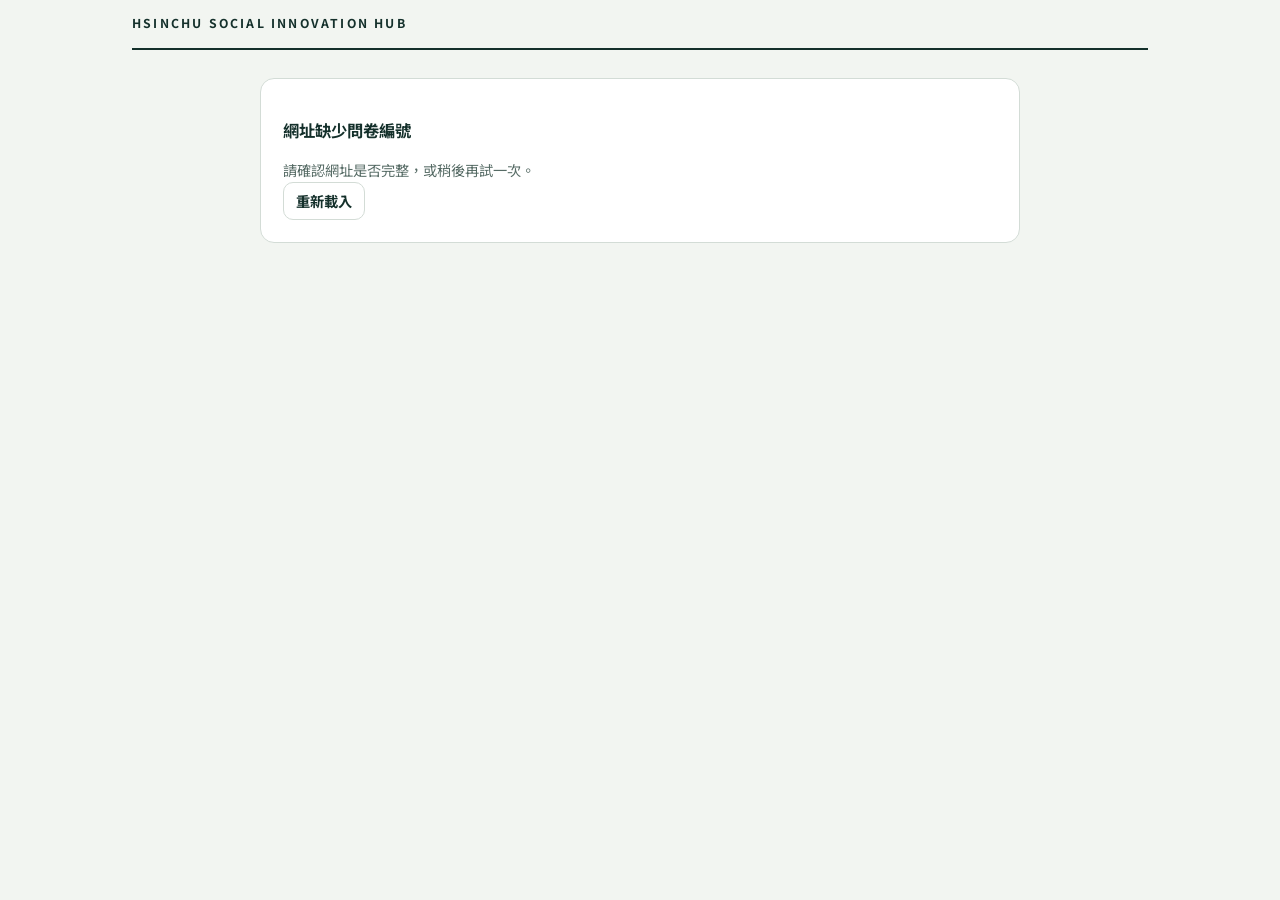
<file: survey.html>
<!DOCTYPE html>
<html lang="zh-Hant">
<head>
<meta charset="utf-8">
<meta name="viewport" content="width=device-width, initial-scale=1">
<meta name="robots" content="noindex">
<title>線上問卷｜新竹社會創新基地</title>
<link rel="preconnect" href="https://fonts.googleapis.com">
<link rel="preconnect" href="https://fonts.gstatic.com" crossorigin>
<link href="https://fonts.googleapis.com/css2?family=LXGW+WenKai+TC:wght@400;700&family=Noto+Sans+TC:wght@400;500;700&display=swap" rel="stylesheet">
<link rel="icon" type="image/svg+xml" href="logo-mark.svg">
<link rel="stylesheet" href="style.css?v=20261124c">
<style>
  .sv-wrap{max-width:760px;margin:0 auto}
  .sv-wrap .panel{padding:22px}
  .sv-wrap h1{font-family:var(--display);font-size:1.75rem;line-height:1.3;margin:0 0 4px}
  .sv-done{display:flex;flex-direction:column;gap:12px;align-items:flex-start}
</style>
</head>
<body>
<div class="wrap">
  <header class="top">
    <div class="brand">HSINCHU SOCIAL INNOVATION HUB</div>
  </header>
  <main class="sv-wrap">
    <section id="body" aria-live="polite"><div class="panel"><p class="note">載入中…</p></div></section>
  </main>
</div>

<div id="toast" role="status" aria-live="polite"></div>

<script src="config.js"></script>
<script src="common.js"></script>
<script>
(function () {
  "use strict";
  var $ = U.$, esc = U.esc;
  var id = new URLSearchParams(location.search).get("id") || "";
  var S = { form: null, busy: false, again: false, sent: false };

  function done() { try { return localStorage.getItem("hub-form-" + id) === "1"; } catch (e) { return false; } }
  function opt(name, v, type) {
    return '<label class="opt"><input type="' + (type || "radio") + '" name="' + esc(name) + '" value="' + esc(v) + '"><span>' + esc(v) + "</span></label>";
  }
  function formHtml(sv) {
    var n = 0, h = '<form id="sv-fill" class="survey" novalidate>';
    sv.items.forEach(function (it) {
      if (it.type === "note") { h += '<div class="sv-note">' + esc(it.text) + "</div>"; return; }
      n++;
      h += '<fieldset class="sv-q" data-q="' + esc(it.id) + '"><legend class="sv-t"><b>' + n + "</b><span>" + esc(it.title) + (it.required ? " <i>*</i>" : "") + "</span></legend>";
      if (it.type === "single") h += '<div class="choices">' + it.options.map(function (o) { return opt(it.id, o); }).join("") + "</div>";
      else if (it.type === "multi") h += '<p class="note" style="margin:0">可複選，請選 ' + (it.minSel === it.maxSel ? it.minSel : it.minSel + "～" + it.maxSel) + " 項</p>" +
        '<div class="choices">' + it.options.map(function (o) { return opt(it.id, o, "checkbox"); }).join("") + "</div>";
      else if (it.type === "matrix") h += it.rows.map(function (r) {
        return '<fieldset class="mrow" data-row="' + esc(r.id) + '"><legend>' + esc(r.label) + '</legend><div class="choices" style="grid-template-columns:repeat(' + it.options.length + ',minmax(0,1fr))">' +
          it.options.map(function (o) { return opt(r.id, o); }).join("") + "</div></fieldset>";
      }).join("");
      else if (it.type === "text") h += '<textarea name="' + esc(it.id) + '" maxlength="1000" placeholder="請填入文字" aria-label="' + esc(it.title) + '"></textarea>';
      else if (it.type === "slider") h += '<div class="slider untouched"><input type="range" name="' + esc(it.id) + '" min="' + it.min + '" max="' + it.max + '" step="1" value="' + Math.round((it.min + it.max) / 2) + '" aria-label="' + esc(it.title) + '"><output>請拖曳選擇</output></div>' +
        '<div class="ends"><span>' + it.min + "</span><span>" + it.max + "</span></div>";
      h += "</fieldset>";
    });
    return h + '<button class="btn" type="submit">送出</button></form>';
  }
  function render() {
    var el = $("body"), f = S.form;
    if (!U.configured()) { el.innerHTML = U.SETUP_NOTE; return; }
    if (S.error) { el.innerHTML = '<div class="panel"><p><strong>' + esc(S.error) + '</strong></p><p class="note">請確認網址是否完整，或稍後再試一次。</p><button class="btn ghost sm" type="button" data-reload>重新載入</button></div>'; return; }
    if (!f) { el.innerHTML = '<div class="panel"><p class="note">載入中…</p></div>'; return; }
    var sv = f.survey, h = '<div class="panel"><h1>' + esc(sv.title || f.title) + "</h1>";
    document.title = (sv.title || f.title) + "｜新竹社會創新基地";
    if (!f.open) h += '<p class="note">這份問卷已經關閉，謝謝您的關注！</p>';
    else if (S.sent || (done() && !S.again)) h += '<div class="sv-done"><div class="ok">' + (S.sent ? "已送出，謝謝您的填寫！" : "這台裝置已經填過這份問卷，謝謝您！") + "</div>" +
      '<button class="btn ghost" type="button" data-again>再填一份問卷</button></div>';
    else h += (sv.intro ? '<div class="sv-intro" style="margin:10px 0 4px"><p style="white-space:pre-line">' + esc(sv.intro) + "</p></div>" : "") + formHtml(sv);
    el.innerHTML = h + '<p class="note" style="margin:16px 0 0">新竹社會創新基地（竹北同心樓 3 樓）｜03-5593142 分機 3529</p></div>';
  }
  function collect(form) {
    var ans = {}, miss = null;
    form.querySelectorAll(".miss").forEach(function (el) { el.classList.remove("miss"); });
    U.surveyFields(S.form.survey).forEach(function (f) {
      var v = "", why = "";
      if (f.type === "scale" || f.type === "single") { var c = form.querySelector('input[name="' + f.key + '"]:checked'); v = c ? c.value : ""; }
      else if (f.type === "multi") {
        v = [].map.call(form.querySelectorAll('input[name="' + f.key + '"]:checked'), function (x) { return x.value; });
        if (v.length && (v.length < f.minSel || v.length > f.maxSel)) why = "請選擇 " + (f.minSel === f.maxSel ? f.minSel : f.minSel + "～" + f.maxSel) + " 個選項";
      }
      else if (f.type === "text") v = form.querySelector('[name="' + f.key + '"]').value.trim();
      else if (f.type === "slider") { var r = form.querySelector('[name="' + f.key + '"]'); v = r.closest(".slider").classList.contains("untouched") ? "" : r.value; }
      ans[f.key] = v;
      if (!why && f.required && (v === "" || (Array.isArray(v) && !v.length))) why = "請填寫";
      if (why) {
        var el = form.querySelector('[data-row="' + f.key + '"]') || form.querySelector('[data-q="' + f.key + '"]');
        if (el) { el.classList.add("miss"); var q = el.closest(".sv-q"); if (q) q.classList.add("miss"); }
        if (!miss) miss = { f: f, el: el, why: why };
      }
    });
    if (miss) {
      var label = "「" + (miss.f.group ? miss.f.group + "－" : "") + miss.f.head + "」";
      U.toast(miss.why === "請填寫" ? "請填寫" + label : label + miss.why);
      if (miss.el) miss.el.scrollIntoView({ block: "center", behavior: "smooth" });
      return null;
    }
    return ans;
  }
  function load() {
    if (!id) { S.error = "網址缺少問卷編號"; render(); return; }
    S.error = "";
    U.api("form", { id: id }).then(function (j) { S.form = j.form; render(); }, function (e) { S.error = e.message; render(); });
  }

  document.addEventListener("submit", function (e) {
    e.preventDefault();
    var form = e.target;
    if (form.id !== "sv-fill" || S.busy) return;
    var ans = collect(form);
    if (!ans) return;
    S.busy = true;
    var btn = form.querySelector('button[type="submit"]');
    btn.disabled = true; btn.textContent = "送出中…";
    U.api("formSubmit", { id: id, answers: ans }).then(function () {
      try { localStorage.setItem("hub-form-" + id, "1"); } catch (x) {}
      S.sent = true; S.again = false; render(); window.scrollTo({ top: 0, behavior: "smooth" });
    }, function (er) { U.toast(er.message); btn.disabled = false; btn.textContent = "送出"; })
      .then(function () { S.busy = false; });
  });
  document.addEventListener("click", function (e) {
    var t = e.target.closest("[data-again],[data-reload]");
    if (!t) return;
    if (t.dataset.again !== undefined) { S.again = true; S.sent = false; render(); window.scrollTo({ top: 0 }); }
    else load();
  });
  document.addEventListener("input", function (e) {
    var q = e.target.closest && e.target.closest(".miss");
    if (q && (e.target.type === "radio" || e.target.type === "checkbox")) { var row = e.target.closest(".mrow"); if (row) row.classList.remove("miss"); var sq = e.target.closest(".sv-q"); if (sq && !sq.querySelector(".mrow.miss")) sq.classList.remove("miss"); }
    if (e.target.type === "range") {
      var box = e.target.closest(".slider");
      box.classList.remove("untouched");
      box.querySelector("output").textContent = e.target.value + " 分";
      var s2 = e.target.closest(".sv-q"); if (s2) s2.classList.remove("miss");
    }
    if (e.target.tagName === "TEXTAREA") { var s3 = e.target.closest(".sv-q"); if (s3) s3.classList.remove("miss"); }
  });

  render();
  load();
})();
</script>
</body>
</html>
</file>
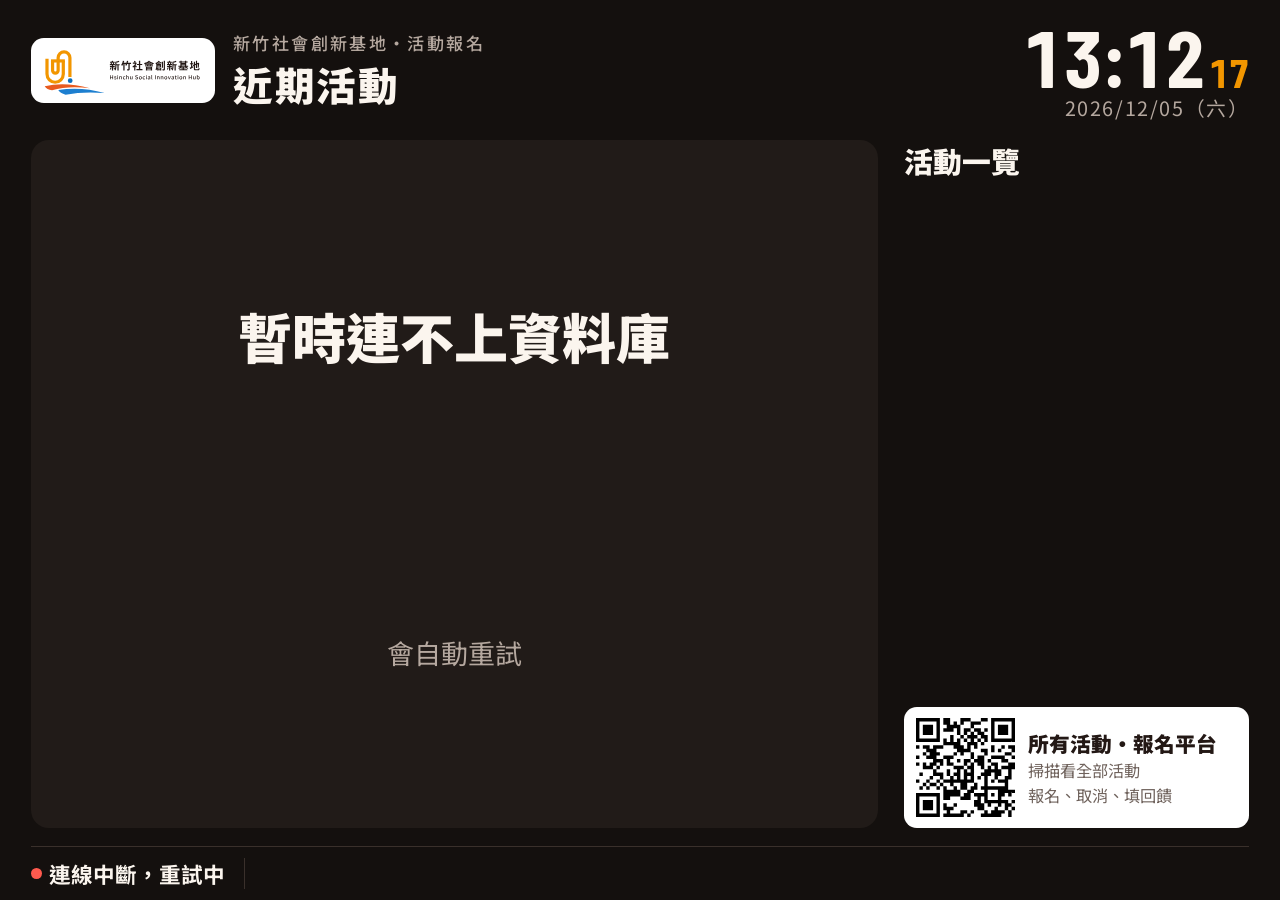
<file: tv.html>
<!doctype html>
<html lang="zh-Hant">
<head>
<meta charset="utf-8">
<meta name="viewport" content="width=device-width,initial-scale=1">
<meta name="robots" content="noindex">
<title>新竹社創基地｜活動電視牆</title>
<link rel="icon" type="image/svg+xml" href="logo-mark.svg">
<link rel="preconnect" href="https://fonts.googleapis.com">
<link rel="preconnect" href="https://fonts.gstatic.com" crossorigin>
<link rel="stylesheet" href="https://fonts.googleapis.com/css2?family=Noto+Sans+TC:wght@400;500;700;900&family=Barlow+Condensed:wght@500;600;700&display=swap">
<style>
/* 16:9 大廳電視用。全部用 vw/vh，1080p 或 4K 電視都會填滿。深色底，品牌橘、藍當重點色。 */
:root{
  --bg:#14100E; --panel:#211B18; --line:#3A302B; --fg:#FBF5EE; --muted:#B5A89F;
  --sun:#F29600; --ember:#E85A1E; --sea:#3B97E3; --ok:#4CC38A; --bad:#FF5A4E;
  --f-body:"Noto Sans TC","PingFang TC","Microsoft JhengHei",sans-serif;
  --f-num:"Barlow Condensed","Arial Narrow",sans-serif;
  color-scheme:dark;
}
*{box-sizing:border-box}
html,body{margin:0;height:100%;background:var(--bg);color:var(--fg);font-family:var(--f-body);overflow:hidden;cursor:none}
body{display:grid;grid-template-rows:auto 1fr auto;height:100vh;padding:2.2vh 2.4vw 0;gap:2vh}

header{display:flex;align-items:center;justify-content:space-between;gap:2vw}
.brand{display:flex;align-items:center;gap:1.4vw}
.brand .logo{background:#fff;border-radius:1vw;padding:.8vh 1vw;display:flex}
.brand img{height:5.6vh;width:auto}
.brand h1{margin:0;font-size:4.4vh;font-weight:900;letter-spacing:.04em}
.brand h1 small{display:block;font-size:1.9vh;font-weight:500;color:var(--muted);letter-spacing:.14em}
.clock{text-align:right;font-variant-numeric:tabular-nums}
.clock .t{font-family:var(--f-num);font-weight:700;font-size:9vh;line-height:.9}
.clock .t span{color:var(--sun);font-size:.5em;margin-left:.3vw}
.clock .d{font-size:2.2vh;color:var(--muted);letter-spacing:.08em}

main{display:grid;grid-template-columns:1fr 27vw;gap:2vw;min-height:0}

/* 主舞台：一次一個活動 */
.stage{position:relative;background:var(--panel);border-radius:1.4vw;overflow:hidden;display:grid;grid-template-columns:var(--pw,40%) 1fr;min-height:0}
.stage.noimg{--pw:0%}
.poster{position:relative;overflow:hidden;background:#0c0908;min-height:0}
.poster .blur{position:absolute;inset:-4vh;background-size:cover;background-position:center;filter:blur(3vh) brightness(.55);transform:scale(1.1)}
.poster img{position:relative;width:100%;height:100%;object-fit:contain;display:block}
.info{display:flex;flex-direction:column;gap:1.6vh;padding:3.4vh 2.4vw 3vh;min-width:0;min-height:0}
.info>*{flex:none}
.tags{display:flex;gap:.8vw;flex-wrap:wrap}
.pill{font-size:2.3vh;font-weight:700;border-radius:99vh;padding:.5vh 1.1vw;white-space:nowrap;line-height:1.4}
.p-open{background:var(--sun);color:#1a0f00}
.p-hot{background:var(--ember);color:#fff}
.p-full{background:var(--bad);color:#fff}
.p-fb{background:var(--sea);color:#fff}
.p-cat{border:2px solid var(--line);color:var(--muted)}
.p-team{background:var(--ok);color:#06210f}
.p-story{background:#c0661c;color:#fff}
.row.story{border-left-color:#c0661c}
.row.story.on{background:#3d2614;box-shadow:inset 0 0 0 2px #c0661c}
.stage.story{grid-template-columns:52% 1fr}
.collage{display:grid;gap:.6vh;background:#0c0908;min-height:0;overflow:hidden}
.collage.n1{grid-template:1fr/1fr}.collage.n2{grid-template:1fr/1fr 1fr}.collage.n3{grid-template:1fr 1fr/2fr 1fr}.collage.n4{grid-template:1fr 1fr/1fr 1fr}
.collage.n3 .c0{grid-row:span 2}
.collage div{background-size:cover;background-position:center;min-height:0}
.qr.story b{color:#c0661c}
.row.team{border-left-color:var(--ok)}
.row.team.on{background:#173826;box-shadow:inset 0 0 0 2px var(--ok)}
.qr.team b{color:#1d7a46}
.title{margin:0;font-size:5vh;font-weight:900;line-height:1.25;text-wrap:balance;overflow:hidden;display:-webkit-box;-webkit-line-clamp:3;-webkit-box-orient:vertical}
.stage.noimg .title{font-size:7vh}
.title.long{font-size:4.2vh}.stage.noimg .title.long{font-size:5.6vh}
.stage:not(.noimg) .when .md{font-size:10vh}
.when{display:flex;align-items:flex-end;gap:1.4vw;flex-wrap:wrap}
.when .md{font-family:var(--f-num);font-weight:700;font-size:12vh;line-height:.85;color:var(--sun);font-variant-numeric:tabular-nums}
.when .wd{font-size:3.6vh;font-weight:900;line-height:1.1}
.when .wd small{display:block;font-size:2.8vh;font-weight:500;color:var(--muted)}
.cd{margin-left:auto;align-self:center;font-size:2.6vh;font-weight:700;border:2px solid var(--sun);color:var(--sun);border-radius:1vw;padding:.6vh 1vw;align-self:center}
.cd.today{background:var(--sun);color:#1a0f00}
.place{font-size:2.8vh;display:flex;gap:.6vw;align-items:baseline}
.place b{color:var(--muted);font-weight:500;flex:none}
.desc{font-size:2.3vh;line-height:1.6;color:var(--muted);overflow:hidden;display:-webkit-box;-webkit-line-clamp:3;-webkit-box-orient:vertical;white-space:pre-line;margin:0;flex:0 1 auto!important;min-height:0}
.bottom{margin-top:auto;display:grid;grid-template-columns:1fr auto;gap:2vw;align-items:end}
.cap .k{font-size:2.3vh;color:var(--muted)}
.cap .n{font-family:var(--f-num);font-weight:700;font-size:6vh;line-height:1;font-variant-numeric:tabular-nums}
.cap .n small{font-size:.5em;color:var(--muted);margin-left:.4vw}
.bar{height:1.2vh;border-radius:1vh;background:var(--line);overflow:hidden;margin-top:1vh}
.bar i{display:block;height:100%;background:var(--ok);transition:width 1s}
.bar i.hot{background:var(--ember)} .bar i.full{background:var(--bad)}
.qr{background:#fff;color:#231815;border-radius:1.2vw;padding:1.4vh;display:grid;justify-items:center;gap:.6vh;width:25vh}
.qr svg{width:22vh;height:22vh;display:block}
.qr b{font-size:2.4vh;font-weight:900;letter-spacing:.06em}
.qr.fb b{color:#1E5E99}
.prog{position:absolute;left:0;bottom:0;height:.7vh;background:var(--sun);width:0}
.prog.run{animation:prog linear forwards}
@keyframes prog{to{width:100%}}
.fade{animation:fade .8s both}
@keyframes fade{from{opacity:0;transform:translateY(1.5vh)}to{opacity:1;transform:none}}

/* 右側：活動一覽 */
.side{display:grid;grid-template-rows:auto 1fr auto;gap:1.4vh;min-height:0}
.side h2{margin:0;font-size:3.2vh;font-weight:900;display:flex;justify-content:space-between;align-items:baseline}
.side h2 span{font-family:var(--f-num);font-size:2.6vh;color:var(--muted);font-weight:600}
.list{list-style:none;margin:0;padding:0;display:grid;grid-auto-rows:min-content;gap:1vh;min-height:0;overflow:hidden}
.row{display:grid;grid-template-columns:9.5vh 1fr;gap:1vw;align-items:center;background:var(--panel);border-radius:1vw;padding:1.2vh 1vw;border-left:.45vw solid var(--sun);transition:background .5s,transform .5s}
.row.fb{border-left-color:var(--sea)}
.row.on{background:#4A3218;box-shadow:inset 0 0 0 2px var(--sun)}
.row.fb.on{background:#1B2E42;box-shadow:inset 0 0 0 2px var(--sea)}
.row .d{font-family:var(--f-num);font-weight:700;font-size:3.6vh;line-height:1;text-align:center;font-variant-numeric:tabular-nums}
.row .d small{display:block;font-family:var(--f-body);font-size:1.6vh;color:var(--muted);font-weight:500;margin-top:.3vh}
.row .tt{font-size:2.3vh;font-weight:700;line-height:1.35;overflow:hidden;display:-webkit-box;-webkit-line-clamp:2;-webkit-box-orient:vertical}
.row .sub{font-size:1.7vh;color:var(--muted);margin-top:.2vh;white-space:nowrap;overflow:hidden;text-overflow:ellipsis}
.site{background:#fff;color:#231815;border-radius:1vw;padding:1.2vh 1vw;display:grid;grid-template-columns:auto 1fr;gap:1vw;align-items:center}
.site svg{width:11vh;height:11vh;display:block}
.site b{display:block;font-size:2.3vh;font-weight:900}
.site span{font-size:1.8vh;color:#6F625C;line-height:1.5;display:block}

.empty{grid-column:1/-1;display:grid;place-items:center;text-align:center;gap:2vh;padding:4vh}
.empty b{font-size:6vh;font-weight:900}
.empty p{margin:0;font-size:3vh;color:var(--muted)}

footer{height:6vh;display:flex;align-items:center;border-top:1px solid var(--line);overflow:hidden;white-space:nowrap;font-size:2.4vh;color:var(--muted)}
.tickwrap{flex:1;overflow:hidden}
.tick{display:inline-block;padding-left:100%;animation:tick linear infinite}
.tick b{color:var(--fg);margin:0 .4vw}.tick em{font-style:normal;color:var(--sun);margin:0 2vw}
@keyframes tick{to{transform:translateX(-100%)}}
.live{flex:none;display:flex;align-items:center;gap:.6vw;padding-right:1.5vw;margin-right:1.5vw;border-right:1px solid var(--line);color:var(--fg);font-weight:700;background:var(--bg);position:relative;z-index:1}
.live i{width:1.2vh;height:1.2vh;border-radius:50%;background:var(--ok);animation:pulse 1.6s infinite}
.live.err i{background:var(--bad);animation:none}
@keyframes pulse{0%{box-shadow:0 0 0 0 rgba(76,195,138,.6)}70%{box-shadow:0 0 0 1vh rgba(76,195,138,0)}100%{box-shadow:0 0 0 0 rgba(76,195,138,0)}}

/* 有人報名時跳出的通知 */
.toasts{position:fixed;right:2.4vw;top:14vh;display:grid;gap:1.4vh;width:34vw;z-index:9}
.toast{background:#fff;color:#231815;border-radius:1.2vw;padding:2vh 1.6vw;box-shadow:0 2vh 6vh rgba(0,0,0,.5);display:grid;gap:.6vh;border-left:1vw solid var(--ok);animation:tin .7s cubic-bezier(.2,1.3,.4,1) both}
.toast.new{border-left-color:var(--ember)}
.toast .k{font-size:2.1vh;font-weight:900;letter-spacing:.14em;color:#6F625C}
.toast .tt{font-size:3vh;font-weight:900;line-height:1.3}
.toast .m{font-size:2.1vh;color:#6F625C}
.toast.out{animation:tout .5s both}
@keyframes tin{from{opacity:0;transform:translateX(50vw)}to{opacity:1;transform:none}}
@keyframes tout{to{opacity:0;transform:translateX(50vw)}}
.setup{position:fixed;inset:0;display:grid;place-items:center;background:var(--bg);font-size:3vh;text-align:center;color:var(--muted);z-index:10}
.setup b{display:block;color:var(--fg);font-size:4vh;margin-bottom:1vh}
@media (prefers-reduced-motion:reduce){*{animation:none!important;transition:none!important}}
</style>
<script src="config.js?v=20261124"></script>
<script src="qrcode.js"></script>
</head>
<body>
<header>
  <div class="brand">
    <div class="logo"><img src="logo.svg" alt="新竹社創基地"></div>
    <h1><small>新竹社會創新基地・活動報名</small><span id="ttl">近期活動</span></h1>
  </div>
  <div class="clock"><div class="t"><span id="hm" style="all:unset">--:--</span><span id="ss">--</span></div><div class="d" id="date">—</div></div>
</header>

<main>
  <section class="stage noimg" id="stage"><div class="empty"><b>載入中…</b></div></section>
  <aside class="side">
    <h2>活動一覽<span id="cnt"></span></h2>
    <ul class="list" id="list"></ul>
    <div class="site"><div id="siteQr"></div><div><b>所有活動・報名平台</b><span>掃描看全部活動<br>報名、取消、填回饋</span></div></div>
  </aside>
</main>

<footer>
  <div class="live" id="live"><i></i><span id="liveT">連線中</span></div>
  <div class="tickwrap"><span class="tick" id="tick"></span></div>
</footer>
<div class="toasts" id="toasts"></div>

<script>
/* 網址參數（都可以不加）：
   ?sec=15   每個活動停留秒數
   ?poll=60  幾秒向資料庫抓一次
   ?fb=0     不顯示「回饋中」的活動
   ?cat=類別  只顯示某個類別（後台的「類別」欄位）*/
const API=window.API_URL||"";
const Q=new URLSearchParams(location.search);
const SEC=Math.max(6,+Q.get("sec")||15)*1000;
const POLL=Math.max(20,+Q.get("poll")||60)*1000;
const SHOW_FB=Q.get("fb")!=="0";
const CAT=Q.get("cat")||"";
const FB_DAYS=14; // 活動結束後幾天內仍顯示「填寫回饋」
const $=id=>document.getElementById(id);
const WD=["日","一","二","三","四","五","六"];
const esc=s=>String(s??"").replace(/[&<>"']/g,c=>({"&":"&amp;","<":"&lt;",">":"&gt;",'"':"&quot;","'":"&#39;"}[c]));
const SITE=new URL("./",location.href).href;
const pageUrl=(a,v)=>`${SITE}?id=${encodeURIComponent(a.id)}${v?"&v="+v:""}`;

function tpe(){const p=new Intl.DateTimeFormat("en-CA",{timeZone:"Asia/Taipei",year:"numeric",month:"2-digit",day:"2-digit",hour:"2-digit",minute:"2-digit",second:"2-digit",hourCycle:"h23",weekday:"short"}).formatToParts(new Date());const g=t=>p.find(x=>x.type===t).value;return{date:`${g("year")}-${g("month")}-${g("day")}`,h:g("hour"),m:g("minute"),s:g("second"),wd:{Sun:0,Mon:1,Tue:2,Wed:3,Thu:4,Fri:5,Sat:6}[g("weekday")]}}
const okDate=s=>/^\d{4}-\d{2}-\d{2}$/.test(s||"");
const parse=s=>{const[y,m,d]=s.split("-").map(Number);return new Date(Date.UTC(y,m-1,d))};
const diff=(a,b)=>Math.round((parse(a)-parse(b))/864e5);
const md=s=>okDate(s)?`${+s.slice(5,7)}/${+s.slice(8,10)}`:"未定";
const wdOf=s=>okDate(s)?"週"+WD[parse(s).getUTCDay()]:"";

function qrSvg(text){const q=qrcode(0,"M");q.addData(unescape(encodeURIComponent(text)));q.make();return q.createSvgTag({cellSize:4,margin:0,scalable:true})}

function tickClock(){const n=tpe();$("hm").textContent=`${n.h}:${n.m}`;$("ss").textContent=n.s;$("date").textContent=`${n.date.replace(/-/g,"/")}（${WD[n.wd]}）`}
setInterval(tickClock,1000);tickClock();
$("siteQr").innerHTML=qrSvg(SITE);
if(CAT)$("ttl").textContent=CAT;

let acts=null,counts={},items=[],cur=0,curId="",timer=null,teams=[],stories=[];
const STORY_DAYS=Math.max(7,+Q.get("story")||90); // 成果花絮：活動後幾天內輪播
const STORY_MAX=6;
/* 進駐團隊活動：公告欄後台「團隊活動」類型（第一張照片當海報、相關連結當報名 QR） */
const photo=u=>{const m=/drive\.google\.com\/(?:file\/d\/|open\?id=|uc\?(?:[^#]*&)?id=)([\w-]{20,})/.exec(u||"");return m?"https://lh3.googleusercontent.com/d/"+m[1]+"=w1600":u};
const ytId=u=>{const m=/(?:youtu\.be\/|youtube\.com\/(?:watch\?(?:[^#]*&)?v=|shorts\/|live\/|embed\/))([\w-]{11})/.exec(u||"");return m?m[1]:""};
const toStory=p=>{const vids=(p.youtube||[]).map(ytId).filter(Boolean);const pics=(p.photos||[]).map(photo);if(!pics.length&&vids[0])pics.push("https://i.ytimg.com/vi/"+vids[0]+"/hqdefault.jpg");
  return{id:"s_"+p.id,status:"story",title:p.title,date:p.date,description:p.body,pics,vid:vids[0]||"",base:p.base,pinned:p.pinned,image:pics[0]||""}};
const toTeam=p=>({id:"p_"+p.id,status:"team",title:p.title,date:p.date,time:p.time,location:p.location,description:p.body,image:p.photos&&p.photos[0]?photo(p.photos[0]):"",team:p.team,link:p.link,base:p.base});

/* 要上電視的活動：報名中（今天以後或未定日期）在前，依日期近到遠；回饋中（結束 14 天內）在後 */
function pick(){
  const T=tpe().date;
  const list=(acts||[]).filter(a=>a&&a.title&&(!CAT||a.semester===CAT));
  const tm=CAT?[]:teams.filter(a=>a.title&&(!okDate(a.date)||a.date>=T));
  const open=list.filter(a=>a.status==="open"&&(!okDate(a.date)||a.date>=T)).concat(tm)
    .sort((a,b)=>(okDate(a.date)?a.date:"9999").localeCompare(okDate(b.date)?b.date:"9999"));
  const fb=SHOW_FB?list.filter(a=>a.status==="feedback"&&(!okDate(a.date)||(a.date<=T&&diff(T,a.date)<=FB_DAYS)))
    .sort((a,b)=>(b.date||"").localeCompare(a.date||"")):[];
  const sto=CAT?[]:stories.filter(a=>a.pics.length&&(a.pinned||!okDate(a.date)||diff(T,a.date)<=STORY_DAYS)).slice(0,STORY_MAX);
  return open.concat(fb,sto);
}

function capInfo(a){
  const n=counts[a.id]||0,c=a.capacity||0;
  if(!c)return{n,c,pct:0,cls:"",left:null};
  const pct=Math.min(100,Math.round(n/c*100)),left=Math.max(0,c-n);
  return{n,c,pct,left,cls:left===0?"full":(left<=5||pct>=80)?"hot":""};
}

function slide(a){
  $("stage").classList.remove("story");
  if(a.status==="team")return slideTeam(a);
  if(a.status==="story")return slideStory(a);
  const T=tpe().date, fb=a.status==="feedback", ci=capInfo(a);
  const st=$("stage");
  const img=a.image?String(a.image):"";
  st.classList.toggle("noimg",!img);
  let tag=fb?`<span class="pill p-fb">回饋中</span>`:ci.cls==="full"?`<span class="pill p-full">已額滿</span>`:ci.cls==="hot"?`<span class="pill p-hot">即將額滿・剩 ${ci.left} 位</span>`:`<span class="pill p-open">報名中</span>`;
  if(a.semester)tag+=`<span class="pill p-cat">${esc(a.semester)}</span>`;
  let cd="";
  if(okDate(a.date)&&!fb){const d=diff(a.date,T);cd=d===0?`<span class="cd today">就是今天</span>`:d===1?`<span class="cd">明天</span>`:`<span class="cd">還有 ${d} 天</span>`}
  const when=okDate(a.date)?`<div class="when"><span class="md">${md(a.date)}</span><span class="wd">${wdOf(a.date)}${a.time?`<small>${esc(a.time)}</small>`:""}</span></div>`
    :`<div class="when"><span class="wd">日期未定${a.time?`<small>${esc(a.time)}</small>`:""}</span></div>`;
  const cap=fb?`<div class="cap"><div class="k">活動已結束</div><div class="n" style="font-size:3.4vh;font-family:var(--f-body);font-weight:900;line-height:1.4">感謝參加，請幫我們填寫回饋問卷</div></div>`
    :`<div class="cap"><div class="k">${ci.c?"報名人數":"目前已報名"}</div><div class="n">${ci.n}${ci.c?`<small>/ ${ci.c} 人</small>`:"<small>人</small>"}</div>${ci.c?`<div class="bar"><i class="${ci.cls}" style="width:${ci.pct}%"></i></div>`:""}</div>`;
  const full=!fb&&ci.cls==="full";
  const qr=full?"":`<div class="qr${fb?" fb":""}">${qrSvg(pageUrl(a,fb?"fb":"reg"))}<b>${fb?"掃碼填寫回饋":"手機掃碼報名"}</b></div>`;
  st.innerHTML=(img?`<div class="poster"><div class="blur" style="background-image:url('${esc(img)}')"></div><img src="${esc(img)}" alt="" onerror="this.closest('.stage').classList.add('noimg');this.parentNode.remove()"></div>`:"<div></div>")+
    `<div class="info fade"><div class="tags">${tag}${cd}</div><h2 class="title${a.title.length>22?" long":""}">${esc(a.title)}</h2>${when}`+
    (a.location?`<div class="place"><b>地點</b><span>${esc(a.location)}</span></div>`:"")+
    (a.description?`<p class="desc">${esc(String(a.description).replace(/\*\*|!?\[[^\]]*\]\([^)]*\)|https?:\/\/\S+/g,"").trim())}</p>`:"")+
    `<div class="bottom">${cap}${qr}</div></div>`+
    `<i class="prog" id="prog"></i>`;
  fitDesc();
  const p=$("prog");if(items.length>1){p.style.animationDuration=SEC+"ms";p.classList.add("run")}
  // 先載入下一張圖，切換時才不會空白
  const nx=items[(cur+1)%items.length];if(nx&&nx.image){const im=new Image();im.src=nx.image}
}

function slideTeam(a){
  const T=tpe().date, st=$("stage"), img=a.image||"";
  st.classList.toggle("noimg",!img);
  let tag=`<span class="pill p-team">進駐團隊活動</span>`+(a.team?`<span class="pill p-cat">${esc(a.team)}</span>`:"");
  let cd="";
  if(okDate(a.date)){const d=diff(a.date,T);cd=d===0?`<span class="cd today">就是今天</span>`:d===1?`<span class="cd">明天</span>`:`<span class="cd">還有 ${d} 天</span>`}
  const when=okDate(a.date)?`<div class="when"><span class="md">${md(a.date)}</span><span class="wd">${wdOf(a.date)}${a.time?`<small>${esc(a.time)}</small>`:""}</span></div>`
    :`<div class="when"><span class="wd">日期未定${a.time?`<small>${esc(a.time)}</small>`:""}</span></div>`;
  const by=`<div class="cap"><div class="k">主辦</div><div class="n" style="font-size:4.2vh;font-family:var(--f-body);font-weight:900;line-height:1.3">${esc(a.team||(a.base==="青創"?"新竹青創基地進駐團隊":a.base==="社創"?"新竹社創基地進駐團隊":"兩基地進駐團隊"))}</div></div>`;
  const qr=/^https?:\/\//.test(a.link||"")?`<div class="qr team">${qrSvg(a.link)}<b>掃碼了解更多</b></div>`:"";
  st.innerHTML=(img?`<div class="poster"><div class="blur" style="background-image:url('${esc(img)}')"></div><img src="${esc(img)}" alt="" referrerpolicy="no-referrer" onerror="this.closest('.stage').classList.add('noimg');this.parentNode.remove()"></div>`:"<div></div>")+
    `<div class="info fade"><div class="tags">${tag}${cd}</div><h2 class="title${a.title.length>22?" long":""}">${esc(a.title)}</h2>${when}`+
    (a.location?`<div class="place"><b>地點</b><span>${esc(a.location)}</span></div>`:"")+
    (a.description?`<p class="desc">${esc(String(a.description).replace(/https?:\/\/\S+/g,"").trim())}</p>`:"")+
    `<div class="bottom">${by}${qr}</div></div><i class="prog" id="prog"></i>`;
  fitDesc();
  const p=$("prog");if(items.length>1){p.style.animationDuration=SEC+"ms";p.classList.add("run")}
}

function slideStory(a){
  const st=$("stage"), pics=a.pics.slice(0,4);
  st.classList.remove("noimg");st.classList.add("story");
  const qr=a.vid?`<div class="qr story">${qrSvg("https://youtu.be/"+a.vid)}<b>掃碼看活動影片</b></div>`:"";
  st.innerHTML=`<div class="collage n${pics.length}">${pics.map((u,i)=>`<div class="c${i}" style="background-image:url('${esc(u)}')"></div>`).join("")}</div>`+
    `<div class="info fade"><div class="tags"><span class="pill p-story">成果花絮</span>${a.base&&a.base!=="兩基地"?`<span class="pill p-cat">${esc(a.base)}基地</span>`:""}</div>`+
    `<h2 class="title${a.title.length>22?" long":""}">${esc(a.title)}</h2>`+
    (okDate(a.date)?`<div class="place"><b>活動日期</b><span>${a.date.replace(/-/g,"/")}（${WD[parse(a.date).getUTCDay()]}）</span></div>`:"")+
    (a.description?`<p class="desc">${esc(String(a.description).replace(/https?:\/\/\S+/g,"").trim())}</p>`:"")+
    `<div class="bottom"><div class="cap"><div class="k" style="white-space:nowrap">活動精彩回顧</div><div class="n" style="font-size:3vh;font-family:var(--f-body);font-weight:900;line-height:1.4;white-space:nowrap">感謝參與！</div></div>${qr}</div></div><i class="prog" id="prog"></i>`;
  fitDesc();
  const p=$("prog");if(items.length>1){p.style.animationDuration=SEC+"ms";p.classList.add("run")}
}

/* 簡介只顯示放得下的整行，不切半行 */
function fitDesc(){const d=document.querySelector(".desc");if(!d)return;d.style.webkitLineClamp=3;d.style.maxHeight="";
  const lh=parseFloat(getComputedStyle(d).lineHeight),n=Math.min(3,Math.floor((d.clientHeight+1)/lh));
  if(n<1)d.remove();else{d.style.webkitLineClamp=n;d.style.maxHeight=n*lh+"px"}}
document.fonts&&document.fonts.ready.then(fitDesc);
function renderList(){
  const nAct=items.filter(a=>a.status!=="story").length;$("cnt").textContent=nAct?`${nAct} 場`:"";
  const max=7, start=items.length>max?Math.min(Math.max(0,cur-2),items.length-max):0;
  $("list").innerHTML=items.slice(start,start+max).map(a=>{
    const fb=a.status==="feedback",tm=a.status==="team",sto=a.status==="story",ci=capInfo(a);
    const sub=sto?"成果花絮・活動回顧":tm?["進駐團隊",a.team,a.time].filter(Boolean).join("・"):fb?"回饋中・掃碼填問卷":[a.time,ci.c?(ci.left===0?"已額滿":`剩 ${ci.left} 位`):""].filter(Boolean).join("・");
    return `<li class="row${fb?" fb":tm?" team":sto?" story":""}${a.id===curId?" on":""}"><div class="d">${md(a.date)}<small>${wdOf(a.date)}</small></div><div><div class="tt">${esc(a.title)}</div><div class="sub">${esc(sub)}</div></div></li>`}).join("");
}

function show(i){
  if(!items.length){
    curId="";$("stage").className="stage noimg";
    $("stage").innerHTML=`<div class="empty"><b>近期活動籌備中</b><p>新活動上架後會顯示在這裡</p><p>掃描右下角 QR code 看所有活動</p></div>`;
    renderList();return;
  }
  cur=(i+items.length)%items.length;curId=items[cur].id;
  slide(items[cur]);renderList();
}
function next(){show(cur+1)}
function restart(){clearInterval(timer);timer=setInterval(next,SEC)}

function rebuild(){
  items=pick();
  const i=items.findIndex(a=>a.id===curId);
  if(i<0){show(0);restart()}else{cur=i;renderList()}
  const T=tpe().date;
  const up=items.filter(a=>a.status==="open"||a.status==="team").slice(0,10).map(a=>`<b>${md(a.date)}</b>${esc(a.title)}`);
  const txt=(up.length?up.join("<em>●</em>")+"<em>●</em>":"")+"新竹社會創新基地｜新竹縣竹北市中山路220號3樓（同心樓）<em>●</em>聯絡電話 03-5593142 分機 3529<em>●</em>活動報名請掃描畫面上的 QR code";
  const tk=$("tick");if(tk.dataset.k!==txt){tk.dataset.k=txt;tk.innerHTML=txt;tk.style.animationDuration=Math.max(30,tk.textContent.length*.35)+"s"}
}

/* 有新報名時跳通知 */
const queue=[];let showing=0;
function toast(kind,label,title,meta){queue.push({kind,label,title,meta});pump()}
function pump(){while(showing<2&&queue.length){const q=queue.shift();showing++;const el=document.createElement("div");el.className="toast "+q.kind;
  el.innerHTML=`<span class="k">${esc(q.label)}</span><span class="tt">${esc(q.title)}</span><span class="m">${esc(q.meta)}</span>`;$("toasts").appendChild(el);
  setTimeout(()=>{el.classList.add("out");setTimeout(()=>{el.remove();showing--;pump()},500)},8000)}}
function diffPush(oldActs,oldCounts){
  const had=new Set(oldActs.map(a=>a.id));
  for(const a of items){
    if(!had.has(a.id)&&a.status==="open"){toast("new","新活動開放報名",a.title,`${md(a.date)} ${wdOf(a.date)}${a.time?" "+a.time:""}`);continue}
    const d=(counts[a.id]||0)-(oldCounts[a.id]||0);
    if(d>0&&a.status==="open"){const ci=capInfo(a);toast("ok",`🎉 新增 ${d} 位報名`,a.title,ci.c?`已報名 ${ci.n} / ${ci.c} 人${ci.left===0?"・已額滿":""}`:`已報名 ${ci.n} 人`)}
  }
}

let busy=false;
async function load(){
  if(busy)return;busy=true;
  try{
    const r=await fetch(API,{method:"POST",headers:{"Content-Type":"text/plain;charset=utf-8"},body:JSON.stringify({action:"board"})});
    let j=await r.json();
    if(!j.ok&&/不支援/.test(j.error||"")){const r2=await fetch(API,{method:"POST",headers:{"Content-Type":"text/plain;charset=utf-8"},body:JSON.stringify({action:"list"})});j=await r2.json()} // 後端還沒更新
    if(!j.ok)throw new Error(j.error);
    teams=(j.posts||[]).filter(p=>p.type==="團隊活動").map(toTeam);
    stories=(j.posts||[]).filter(p=>p.type==="成果花絮").map(toStory)
      .sort((a,b)=>(b.pinned-a.pinned)||(b.date||"").localeCompare(a.date||""));
    const oa=acts,oc=counts;
    acts=j.activities||[];counts=j.counts||{};
    rebuild();
    if(oa)diffPush(oa,oc);
    if(curId&&items[cur])slideRefresh();
    $("live").classList.remove("err");$("liveT").textContent="即時同步";
  }catch(e){$("live").classList.add("err");$("liveT").textContent="連線中斷，重試中";if(!acts){$("stage").innerHTML=`<div class="empty"><b>暫時連不上資料庫</b><p>會自動重試</p></div>`}}
  finally{busy=false}
}
/* 報名人數變了就只更新數字，不重播動畫 */
function slideRefresh(){
  const a=items[cur];if(a.status!=="open")return;const ci=capInfo(a);
  const n=document.querySelector(".cap .n"),b=document.querySelector(".bar i");
  if(n)n.innerHTML=`${ci.n}${ci.c?`<small>/ ${ci.c} 人</small>`:"<small>人</small>"}`;
  if(b){b.style.width=ci.pct+"%";b.className=ci.cls}
}

if(window.DEMO){acts=DEMO.activities;counts=DEMO.counts;rebuild();$("liveT").textContent="示範資料"}
else if(!/^https:\/\/script\.google\.com\/.+\/exec$/.test(API)){
  document.body.insertAdjacentHTML("beforeend",`<div class="setup"><div><b>尚未設定資料來源</b>請把 Apps Script 的 /exec 網址填進 config.js</div></div>`);
}else{load();setInterval(load,POLL)}
setInterval(()=>{if(acts)rebuild()},10*60*1000); // 過午夜時更新「還有幾天」與清單
try{navigator.wakeLock&&navigator.wakeLock.request("screen").catch(()=>{})}catch(e){}
document.addEventListener("click",()=>{try{document.fullscreenElement||document.documentElement.requestFullscreen().catch(()=>{})}catch(e){}});
setTimeout(()=>location.reload(),30*60*1000); // 每 30 分鐘重新整理：程式更新會自動套用，也避免長時間掛著卡住
</script>
</body>
</html>
</file>
<file: style.css>
/* layout: a campus notice board. One column; each activity is a ticket led by its date stub. */
:root{
  --paper:#f2f5f1; --card:#ffffff; --ink:#14302b; --muted:#566b65; --line:#d3dcd6;
  --accent:#0f6b5c; --accent-ink:#ffffff; --mark:#f2b632; --mark-ink:#3a2a00;
  --open:#1d7a46; --fb:#2b5fb8; --closed:#66716d; --danger:#b3372b;
  --display:"LXGW WenKai TC","Noto Serif TC","PMingLiU",serif;
  --body:"Noto Sans TC","PingFang TC","Microsoft JhengHei",system-ui,sans-serif;
  --r:14px;
}
@media (prefers-color-scheme: dark){
  :root:not([data-theme="light"]){
    color-scheme:dark;
    --paper:#0f1a18; --card:#172523; --ink:#e6efea; --muted:#9db0a9; --line:#2c3f3a;
    --accent:#55c7b0; --accent-ink:#072019; --mark:#f2b632; --mark-ink:#3a2a00;
    --open:#6fd49a; --fb:#8fb4f5; --closed:#9aa5a1; --danger:#f08a7e;
  }
}
:root[data-theme="dark"]{
  color-scheme:dark;
  --paper:#0f1a18; --card:#172523; --ink:#e6efea; --muted:#9db0a9; --line:#2c3f3a;
  --accent:#55c7b0; --accent-ink:#072019; --mark:#f2b632; --mark-ink:#3a2a00;
  --open:#6fd49a; --fb:#8fb4f5; --closed:#9aa5a1; --danger:#f08a7e;
}
*{box-sizing:border-box}
html,body{margin:0}
/* 字級自適應：手機 16px，隨螢幕變寬逐步放大到 18px，全站字級都以 rem 跟著縮放 */
html{font-size:clamp(15px,14.4px + .15vw,17px)}
body{background:var(--paper);color:var(--ink);font-family:var(--body);font-size:1rem;line-height:1.6;-webkit-text-size-adjust:100%}
button,input,select,textarea{font:inherit;color:inherit}
:focus-visible{outline:3px solid var(--mark);outline-offset:2px}
.wrap{max-width:760px;margin:0 auto;padding:0 16px 64px}
.top{display:flex;align-items:center;justify-content:space-between;gap:12px;padding:14px 0;border-bottom:2px solid var(--ink)}
.brand{font-size:0.75rem;letter-spacing:.18em;font-weight:700}
.nav{display:flex;gap:6px}
.nav a{padding:8px 12px;border-radius:999px;text-decoration:none;color:var(--ink);font-size:0.875rem;font-weight:500;border:1px solid var(--line);background:var(--card)}
.nav a[aria-current="page"]{background:var(--ink);color:var(--paper);border-color:var(--ink)}
.hero{padding:28px 0 8px}
h1{font-family:var(--display);font-weight:700;font-size:clamp(1.875rem,1.2rem + 3vw,3.25rem);line-height:1.2;margin:0;text-wrap:balance}
h1 em{font-style:normal;background:linear-gradient(transparent 62%,var(--mark) 62%)}
.hero p{margin:10px 0 0;color:var(--muted)}
h2{font-family:var(--display);font-size:1.375rem;margin:0;text-wrap:balance}
section{margin-top:28px}
.sec-head{display:flex;align-items:baseline;justify-content:space-between;gap:12px;flex-wrap:wrap;margin-bottom:12px}
.sec-head small{color:var(--muted);font-size:0.875rem}
.panel{background:var(--card);border:1px solid var(--line);border-radius:var(--r);padding:16px}
.note{color:var(--muted);font-size:0.875rem;margin:0}
.filters{display:flex;gap:10px;flex-wrap:wrap;margin-bottom:12px}
.filters label{flex:1 1 140px;display:flex;flex-direction:column;gap:4px;font-size:0.8125rem;color:var(--muted)}
select,input[type=text],input[type=date],input[type=number],textarea{
  width:100%;min-height:46px;padding:10px 12px;border:1px solid var(--line);border-radius:10px;background:var(--card);color:var(--ink)}
textarea{min-height:92px;resize:vertical}
.list{display:flex;flex-direction:column;gap:10px}
.act{display:flex;align-items:stretch;gap:0;width:100%;text-align:left;padding:0;background:var(--card);border:1px solid var(--line);border-radius:var(--r);cursor:pointer;overflow:hidden}
.act:hover{border-color:var(--accent)}
.date{flex:0 0 74px;display:flex;flex-direction:column;align-items:center;justify-content:center;padding:12px 6px;background:var(--ink);color:var(--paper);border-right:2px dashed var(--paper)}
.date b{font-family:var(--display);font-size:1.5rem;line-height:1.1;font-variant-numeric:tabular-nums}
.date i{font-style:normal;font-size:0.75rem;opacity:.8}
.act .body{flex:1 1 auto;min-width:0;padding:12px 14px;display:flex;flex-direction:column;gap:6px}
.act .t{font-weight:700;font-size:1.0625rem;line-height:1.35;overflow-wrap:anywhere}
.act .m{color:var(--muted);font-size:0.8438rem;overflow-wrap:anywhere}
.tags{display:flex;gap:8px;flex-wrap:wrap;align-items:center}
.pill{display:inline-flex;align-items:center;gap:6px;padding:2px 10px;border-radius:999px;font-size:0.7812rem;font-weight:700;border:1.5px solid currentColor;white-space:nowrap}
.pill::before{content:"";width:7px;height:7px;border-radius:50%;background:currentColor}
.pill.open{color:var(--open)} .pill.feedback{color:var(--fb)} .pill.closed{color:var(--closed)}
.pill.closed::before{background:transparent;border:1.5px solid currentColor}
.chip{font-size:0.7812rem;padding:2px 9px;border-radius:999px;background:var(--mark);color:var(--mark-ink);font-weight:700;white-space:nowrap}
.cnt{font-size:0.8125rem;color:var(--muted);font-variant-numeric:tabular-nums}
.btn{display:inline-flex;align-items:center;justify-content:center;min-height:46px;padding:10px 18px;border-radius:10px;border:1px solid var(--accent);background:var(--accent);color:var(--accent-ink);font-weight:700;cursor:pointer}
.btn.ghost{background:transparent;color:var(--ink);border-color:var(--line)}
.btn.danger{background:transparent;color:var(--danger);border-color:var(--danger)}
.btn.sm{min-height:38px;padding:6px 12px;font-size:0.875rem}
.btn:disabled{opacity:.5;cursor:not-allowed}
.row{display:flex;gap:10px;flex-wrap:wrap;align-items:center}
dialog{border:0;padding:0;background:var(--card);color:var(--ink);width:min(620px,100%);max-width:100%;max-height:92%;border-radius:18px 18px 0 0;margin:auto auto 0}
@media (min-width:640px){dialog{border-radius:18px;margin:auto}}
dialog::backdrop{background:rgba(8,20,18,.55)}
.dlg{padding:18px 18px 24px;display:flex;flex-direction:column;gap:14px}
.dlg-head{display:flex;justify-content:space-between;align-items:flex-start;gap:12px}
.dlg h3{font-family:var(--display);font-size:1.375rem;line-height:1.3;margin:0;overflow-wrap:anywhere}
.x{flex:0 0 auto;width:42px;height:42px;border-radius:50%;border:1px solid var(--line);background:transparent;cursor:pointer;font-size:1.125rem}
dl.meta{display:grid;grid-template-columns:auto 1fr;gap:6px 14px;margin:0;font-size:0.9375rem}
dl.meta dt{color:var(--muted)} dl.meta dd{margin:0;overflow-wrap:anywhere}
.desc{white-space:pre-wrap;overflow-wrap:anywhere;margin:0}
form{display:flex;flex-direction:column;gap:12px}
.f{display:flex;flex-direction:column;gap:4px;font-size:0.875rem;font-weight:500}
.f span i{font-style:normal;color:var(--danger)}
.grid2{display:grid;grid-template-columns:1fr 1fr;gap:12px}
@media (max-width:420px){.grid2{grid-template-columns:1fr}}
hr{border:0;border-top:1px dashed var(--line);margin:2px 0;width:100%}
.ok{border-left:4px solid var(--open);padding:10px 12px;background:var(--paper);border-radius:8px;font-size:0.9375rem}
.warn{border-left:4px solid var(--mark);padding:10px 12px;background:var(--paper);border-radius:8px;font-size:0.9375rem}
.rate{display:flex;gap:8px;flex-wrap:wrap}
.rate label{position:relative}
.rate input{position:absolute;opacity:0;inset:0}
.rate span{display:flex;align-items:center;justify-content:center;width:50px;height:46px;border:1px solid var(--line);border-radius:10px;font-weight:700;cursor:pointer}
.rate input:checked+span{background:var(--accent);color:var(--accent-ink);border-color:var(--accent)}
.rate input:focus-visible+span{outline:3px solid var(--mark);outline-offset:2px}
.tabs{display:flex;gap:6px;flex-wrap:wrap;margin-bottom:14px}
.tabs button{min-height:42px;padding:8px 14px;border-radius:10px;border:1px solid var(--line);background:var(--card);cursor:pointer;font-weight:500}
.tabs button[aria-selected="true"]{background:var(--ink);color:var(--paper);border-color:var(--ink)}
.scroll{overflow-x:auto;border:1px solid var(--line);border-radius:var(--r);background:var(--card)}
table{border-collapse:collapse;width:100%;font-size:0.875rem;font-variant-numeric:tabular-nums}
th,td{padding:10px 12px;text-align:left;border-bottom:1px solid var(--line);white-space:nowrap;vertical-align:top}
td.wrapc{white-space:normal;min-width:180px;overflow-wrap:anywhere}
th{color:var(--muted);font-weight:500;font-size:0.8125rem}
tr:last-child td{border-bottom:0}
.arow{display:flex;gap:12px;align-items:center;justify-content:space-between;flex-wrap:wrap;padding:12px 14px;background:var(--card);border:1px solid var(--line);border-radius:var(--r)}
.arow .info{flex:1 1 220px;min-width:0;display:flex;flex-direction:column;gap:4px}
.stat{display:flex;gap:18px;flex-wrap:wrap;align-items:flex-end;margin-bottom:12px}
.stat b{font-family:var(--display);font-size:2.125rem;line-height:1}
.bars{display:grid;grid-template-columns:auto 1fr auto;gap:4px 8px;align-items:center;font-size:0.8125rem;flex:1 1 200px}
.bars .bar{height:10px;border-radius:5px;background:var(--line);overflow:hidden}
.bars .bar i{display:block;height:100%;background:var(--accent)}
.fbitem{padding:12px 14px;border:1px solid var(--line);border-radius:var(--r);background:var(--card)}
.fbitem p{margin:6px 0 0;white-space:pre-wrap;overflow-wrap:anywhere}
#toast{position:fixed;left:50%;bottom:20px;transform:translateX(-50%);background:var(--ink);color:var(--paper);padding:10px 16px;border-radius:999px;font-size:0.875rem;max-width:calc(100% - 32px);opacity:0;pointer-events:none;transition:opacity .2s;z-index:99}
#toast.on{opacity:1}
@media (prefers-reduced-motion:reduce){#toast{transition:none}}
[hidden]{display:none!important}
.login{max-width:420px}
.sid-row{display:flex;gap:10px;flex-wrap:wrap}
.sid-row input{flex:1 1 180px}

details summary{cursor:pointer;color:var(--muted);font-size:0.9062rem;padding:8px 0}
dialog:modal{overflow:auto}
.survey{gap:18px}
.sv-intro{display:flex;flex-direction:column;gap:6px;padding:12px 14px;background:var(--paper);border-radius:10px}
.sv-intro p{margin:0}
.sv-q{display:flex;flex-direction:column;gap:10px;padding:14px 0;border-top:1px solid var(--line);border:0;margin:0;min-width:0}
.sv-q+.sv-q,.sv-note+.sv-q,.sv-q+.sv-note{border-top:1px solid var(--line)}
.sv-t{font-weight:700;display:flex;gap:8px;align-items:baseline;padding:0}
.sv-t b{flex:0 0 auto;min-width:24px;height:24px;border-radius:50%;background:var(--ink);color:var(--paper);font-size:0.8125rem;display:inline-flex;align-items:center;justify-content:center}
.sv-t i{font-style:normal;color:var(--danger)}
.sv-q.miss .sv-t{color:var(--danger)}
.mrow.miss legend{color:var(--danger)}
.choices{display:flex;flex-wrap:wrap;gap:8px}
.opt{position:relative}
.opt input{position:absolute;opacity:0;inset:0;margin:0;cursor:pointer}
.opt span{display:inline-flex;align-items:center;min-height:42px;padding:8px 14px;border:1px solid var(--line);border-radius:999px;background:var(--card);font-size:0.9062rem}
.opt input:checked+span{background:var(--accent);color:var(--accent-ink);border-color:var(--accent);font-weight:700}
.opt input:focus-visible+span{outline:3px solid var(--mark);outline-offset:2px}
.mrow{border:0;padding:0;margin:0;display:flex;flex-direction:column;gap:6px;min-width:0}
.mrow legend{font-size:0.9062rem;color:var(--muted);padding:0;margin-bottom:6px}
.mrow .opt span{min-height:38px;padding:6px 11px;font-size:0.8438rem}
.sv-note{padding:12px 14px;border-left:4px solid var(--mark);background:var(--paper);border-radius:8px;font-size:0.9062rem;white-space:pre-line}
.slider{display:flex;align-items:center;gap:12px}
.slider input{flex:1 1 auto;accent-color:var(--accent);min-height:42px}
.slider output{flex:0 0 76px;text-align:right;font-weight:700;font-variant-numeric:tabular-nums}
.slider.untouched output{color:var(--muted);font-weight:400;font-size:0.8125rem}
.ends{display:flex;justify-content:space-between;color:var(--muted);font-size:0.7812rem;margin-top:-6px;padding-right:88px}
.mtable td.num,.mtable th.num{text-align:right}
.linkbox{display:flex;gap:8px;flex-wrap:wrap;align-items:center}
.linkbox code{flex:1 1 240px;min-width:0;padding:8px 10px;background:var(--paper);border:1px solid var(--line);border-radius:8px;font-size:0.8125rem;overflow-wrap:anywhere}
.sv-block{display:flex;flex-direction:column;gap:10px}
.sv-block h4{margin:0;font-size:1rem}
.sv-q+.sv-q,.sv-note+.sv-q,.sv-q+.sv-note{border-top:0;box-shadow:inset 0 1px 0 var(--line)}
.sv-q>legend{float:left;width:100%;margin-bottom:10px}
.sv-q>legend+*{clear:both}
.mrow .choices{display:grid;grid-template-columns:repeat(5,minmax(0,1fr));gap:6px}
.mrow .opt span{width:100%;justify-content:center;text-align:center;min-height:44px;padding:4px 2px;border-radius:10px;font-size:0.8125rem;line-height:1.25}
.sv-block .bars{flex:none}
.choices.free{display:flex;flex-wrap:wrap}
.choices.free .opt span{width:auto;padding:4px 14px}
.mrow:not(.sv-q .mrow) .choices:not(.free){grid-template-columns:repeat(3,minmax(0,1fr))}
.fixed{min-height:46px;padding:10px 12px;border:1px dashed var(--line);border-radius:10px;background:var(--paper);overflow-wrap:anywhere}
#reg-form .mrow legend.f{color:var(--ink);font-size:0.875rem;font-weight:500;margin-bottom:4px}
#reg-form .mrow legend i{font-style:normal;color:var(--danger)}
#reg-form .f>span i{font-style:normal;color:var(--danger)}
input[type=tel],input[type=email],input[type=password]{width:100%;min-height:46px;padding:10px 12px;border:1px solid var(--line);border-radius:10px;background:var(--card);color:var(--ink)}
#reg-form .mrow.miss legend.f{color:var(--danger)}
.act .thumb{flex:0 0 88px;align-self:stretch;min-height:96px;background:var(--paper);border-left:1px solid var(--line);overflow:hidden}
.act .thumb img{display:block;width:100%;height:100%;object-fit:cover}
.poster{display:block;margin:0 -18px;background:var(--paper);border-top:1px solid var(--line);border-bottom:1px solid var(--line)}
.poster img{display:block;width:100%;max-height:min(70vh,560px);object-fit:contain}
.athumb{flex:0 0 56px;width:56px;height:56px;border-radius:8px;object-fit:cover;background:var(--paper);border:1px solid var(--line)}
.athumb.empty{display:inline-flex;align-items:center;justify-content:center;font-size:0.6875rem;color:var(--muted)}
.imgpick{display:flex;flex-direction:column;gap:8px}
.imgprev{display:flex;align-items:center;justify-content:center;min-height:80px;padding:8px;border:1px dashed var(--line);border-radius:10px;background:var(--paper)}
.imgprev img{display:block;max-width:100%;max-height:220px;border-radius:6px}
label.btn{cursor:pointer}
@media (max-width:420px){.act .thumb{flex-basis:72px}}
.mailprev{border:1px solid var(--line);border-radius:10px;background:var(--paper);padding:12px 14px;display:flex;flex-direction:column;gap:8px}
.mailprev pre{margin:0;white-space:pre-wrap;overflow-wrap:anywhere;font-family:var(--body);font-size:0.9062rem;line-height:1.6}
td input[type=checkbox],th input[type=checkbox]{width:18px;height:18px;accent-color:var(--accent)}
.btn.sm[disabled]{opacity:.5}
.mailbody{font-size:0.9062rem;line-height:1.75;overflow-wrap:anywhere}
.mailbody hr{border:0;border-top:1px solid var(--line);margin:10px 0}
.mailbody a{color:var(--accent)}
code{font-size:0.7812rem;padding:1px 5px;border-radius:5px;background:var(--paper);border:1px solid var(--line)}
.mailbody img{display:block;max-width:100%;height:auto;margin:8px 0;border-radius:6px}
.qcard{display:flex;flex-direction:column;gap:10px;padding:14px;border:1px solid var(--line);border-radius:12px;background:var(--paper)}
.qhead{display:flex;align-items:center;gap:10px;flex-wrap:wrap}
.qtools{margin-left:auto;display:flex;gap:6px}
.qtools .btn.sm{min-height:34px;padding:4px 10px}
.chk{display:inline-flex;align-items:center;gap:8px;font-size:0.875rem;width:max-content}
.chk input{width:18px;height:18px;accent-color:var(--accent)}
.qcard input[type=number]{width:100%;min-height:46px;padding:10px 12px;border:1px solid var(--line);border-radius:10px;background:var(--card);color:var(--ink)}
.act-btns{display:grid;grid-template-columns:1fr 1fr;gap:10px}
.act.act-card{cursor:default}
.act.act-card:hover{border-color:var(--line)}
.act-btns.inline{display:inline-flex;gap:6px;flex-wrap:wrap}
.act-btns.inline .btn{min-height:30px;padding:3px 12px;font-size:0.8438rem;border-radius:999px}
.act-btns .btn:disabled{background:var(--paper);border-color:var(--line);color:var(--muted);opacity:1}
/* ===== 自適應版面 ===== */
/* 手機：按鈕放大、平均分配，方便手指點按 */
@media (max-width:520px){
  .act-btns.inline{display:flex;width:100%}
  .act-btns.inline .btn{flex:1 1 0;min-height:36px;font-size:0.875rem}
  .hero{padding:20px 0 4px}
  .act .date{flex-basis:64px}
  .act .date b{font-size:1.25rem}
}
/* 平板以上：版面放寬 */
@media (min-width:900px){
  .wrap{max-width:1080px;padding:0 32px 80px}
  .hero{padding:44px 0 16px}
  .hero p{font-size:1.0625rem}
  .filters label{flex:0 1 240px}
}
/* 電腦：活動卡片兩欄排列 */
@media (min-width:1024px){
  .list{display:grid;grid-template-columns:repeat(2,minmax(0,1fr));gap:14px}
  .list > .panel{grid-column:1 / -1}
}
/* 大標題自適應：手機分兩行、字級跟著螢幕寬度縮放；寬螢幕合成一行 */
.hero-title{font-size:clamp(1.5rem,7.4vw,2.5rem);line-height:1.3}
.hero-title span{display:block}
.hero-title span + span{margin-top:.15em}
@media (min-width:700px){
  .hero-title{font-size:clamp(2rem,3.6vw,2.9rem)}
  .hero-title{white-space:nowrap}
  .hero-title span{display:inline}
  .hero-title span + span{margin:0 0 0 .3em}
}
/* 輸入框維持 16px，避免 iPhone 點輸入框時自動放大畫面 */
input,select,textarea{font-size:max(16px,1rem)}
/* 單一活動頁（?id=活動編號） */
.single{margin-top:20px}
.single > .panel.dlg{padding:20px}
.single .back{align-self:flex-start;color:var(--muted);font-size:0.875rem;text-decoration:none}
.single .back:hover{color:var(--ink);text-decoration:underline}
.single-title{font-size:clamp(1.375rem,1rem + 2vw,2rem);line-height:1.3;overflow-wrap:anywhere}
.page-link{margin:0}
@media (min-width:900px){.is-single .wrap{max-width:820px}}
a.btn{text-decoration:none}
/* 列印／存成 PDF：只留下回饋分析內容 */
@media print{
  body{background:#fff}
  .top,.hero,.tabs,label[for="a-pick"],.noprint,.linkbox,#toast,dialog,[data-logout]{display:none!important}
  .wrap{max-width:none;padding:0}
  .panel,.sv-block{break-inside:avoid;box-shadow:none}
  .scroll{overflow:visible}
}
/* 回饋分析圖表 */
.chart{margin:4px 0 8px;display:flex;flex-direction:column;gap:6px}
.chart-svg{overflow-x:auto}
.chart-svg svg{display:block;width:100%;max-width:640px;min-width:420px;height:auto}
.chart figcaption{display:flex;justify-content:flex-end;max-width:640px}
.chart svg g:hover text{fill:var(--ink)}

/* EDM 和行銷貼文 */
dialog:has(.edm){width:min(1120px,100%)}
.edm{display:grid;gap:16px}
.edm-fields{display:flex;flex-direction:column;gap:10px}
.edm-out{display:flex;flex-direction:column;gap:10px;min-width:0}
.edm-post{min-height:420px;font-size:0.9375rem;line-height:1.7;background:var(--paper)}
.edm-frame{width:100%;height:560px;border:1px solid var(--line);border-radius:10px;background:#eef2ef}
@media (min-width:860px){
  .edm{grid-template-columns:minmax(0,5fr) minmax(0,6fr)}
  .edm-out{position:sticky;top:0;align-self:start}
  .edm-post{min-height:560px}
}
</file>
